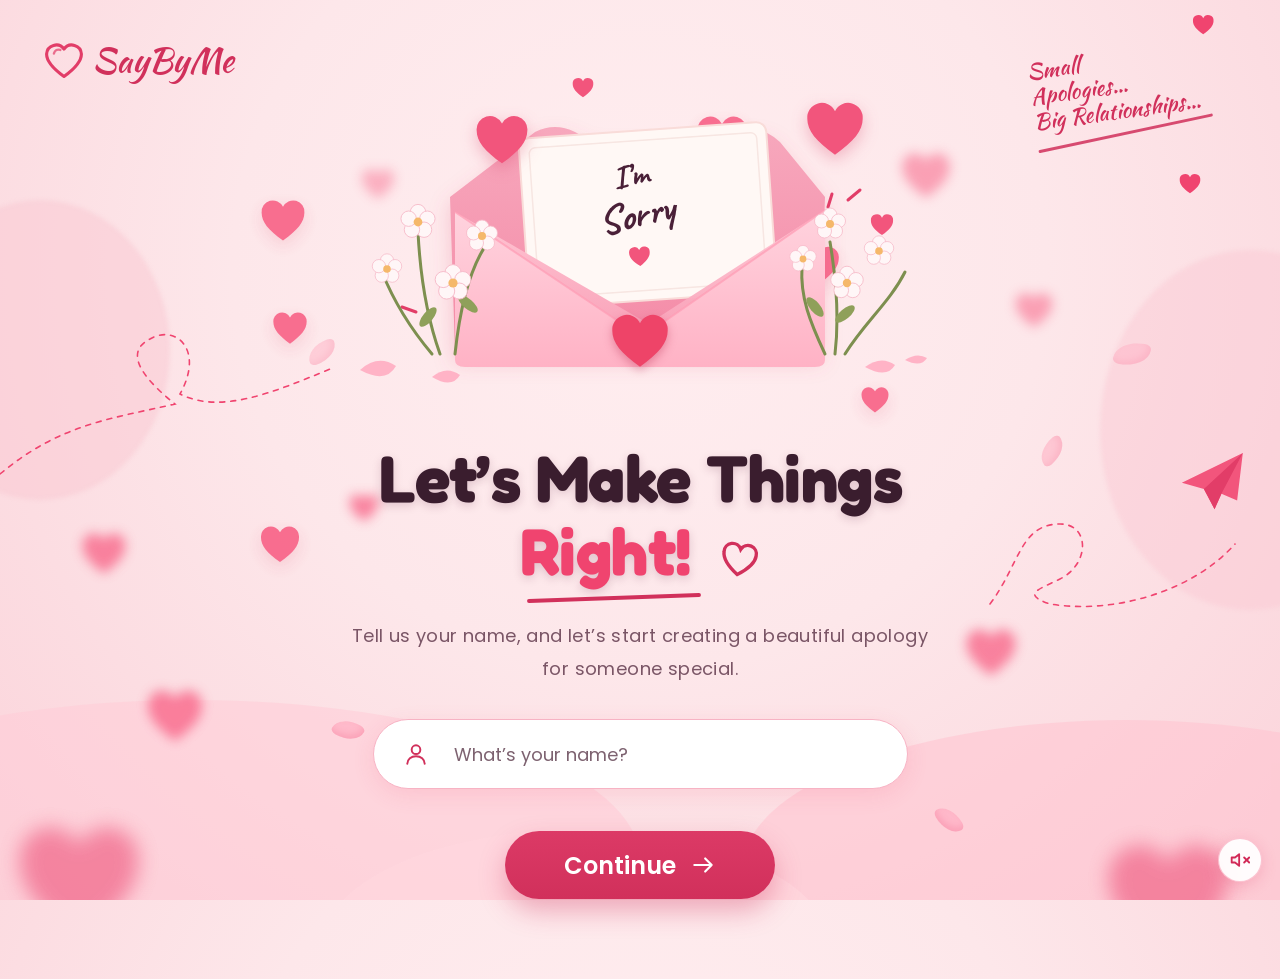
<file: index.html>
<!DOCTYPE html>
<html lang="en">
<head>
<meta charset="UTF-8">
<meta name="viewport" content="width=device-width, initial-scale=1, viewport-fit=cover">
<title>SayByMe – Let’s Make Things Right</title>
<link rel="preconnect" href="https://fonts.googleapis.com">
<link rel="preconnect" href="https://fonts.gstatic.com" crossorigin>
<link href="https://fonts.googleapis.com/css2?family=Caveat:wght@500;700&family=Fredoka:wght@600;700&family=Kaushan+Script&family=Poppins:wght@400;500;600&display=swap" rel="stylesheet">
<link rel="stylesheet" href="style.css">
</head>
<body>

<!-- Shared heart shape -->
<svg width="0" height="0" style="position:absolute" aria-hidden="true">
  <symbol id="heart" viewBox="0 0 24 24"><path d="M12 21.5C5.5 17 2.5 13.2 2.5 9.2A5 5 0 0 1 12 6.6a5 5 0 0 1 9.5 2.6c0 4-3 7.800-9.500 12.300z"/></symbol>
</svg>

<!-- Decorative background -->
<div class="bg" aria-hidden="true">
  <div class="blob b1"></div><div class="blob b2"></div>
  <div class="cloud c1"></div><div class="cloud c2"></div><div class="cloud c3"></div>

  <!-- floating hearts -->
  <svg class="h float" style="left:20%;top:16%;width:54px;--r:-12deg"><use href="#heart"/></svg>
  <svg class="h float d2" style="left:21%;top:28%;width:42px;--r:10deg"><use href="#heart"/></svg>
  <svg class="h float d3" style="left:20%;top:52%;width:48px;--r:-8deg"><use href="#heart"/></svg>
  <svg class="h blur" style="left:6%;top:53%;width:54px"><use href="#heart"/></svg>
  <svg class="h blur" style="left:11%;top:71%;width:68px"><use href="#heart"/></svg>
  <svg class="h blur" style="left:27%;top:48%;width:36px"><use href="#heart"/></svg>
  <svg class="h blur" style="left:28%;top:12%;width:40px;opacity:.4"><use href="#heart"/></svg>
  <svg class="h float d2" style="left:54%;top:7%;width:62px;--r:8deg"><use href="#heart"/></svg>
  <svg class="h blur" style="left:70%;top:11%;width:60px;opacity:.5"><use href="#heart"/></svg>
  <svg class="h float" style="left:62%;top:21%;width:50px;--r:12deg"><use href="#heart"/></svg>
  <svg class="h blur" style="left:79%;top:26%;width:46px;opacity:.5"><use href="#heart"/></svg>
  <svg class="h blur" style="left:75%;top:64%;width:62px"><use href="#heart"/></svg>
  <svg class="h float d3" style="left:67%;top:36%;width:34px;--r:-10deg"><use href="#heart"/></svg>
  <svg class="h big" style="left:-4%;bottom:-6%;width:260px"><use href="#heart"/></svg>
  <svg class="h big" style="right:-3%;bottom:-8%;width:300px"><use href="#heart"/></svg>
  <svg class="h blur" style="right:6%;top:12%;width:26px;opacity:1;filter:none;fill:var(--rose)"><use href="#heart"/></svg>

  <!-- petals -->
  <span class="petal" style="left:26%;top:80%;transform:rotate(30deg)"></span>
  <span class="petal" style="left:81%;top:49%;transform:rotate(-40deg);opacity:.6"></span>
  <span class="petal" style="left:73%;top:90%;transform:rotate(60deg)"></span>
  <span class="petal" style="left:87%;top:38%;transform:rotate(10deg);opacity:.5;width:36px;height:24px"></span>
  <span class="petal" style="left:24%;top:38%;transform:rotate(-20deg);opacity:.5"></span>

  <!-- dashed trails -->
  <svg class="trail" style="left:0;top:36%;width:340px;height:170px" viewBox="0 0 340 170">
    <path d="M0 150 C60 100 110 95 175 80 C150 60 120 30 150 15 C175 0 205 25 180 70 C220 90 270 70 330 45"/>
  </svg>
  <svg class="trail plane" style="right:0;top:56%;width:300px;height:140px" viewBox="0 0 300 140">
    <path d="M10 100 C40 60 40 20 80 20 C110 20 110 60 80 75 C60 85 40 90 70 100 C130 110 210 90 255 40"/>
  </svg>
  <svg class="plane" style="position:absolute;right:2.5%;top:56%;width:68px;transform:translateY(-50px) rotate(-6deg)" viewBox="0 0 64 56">
    <path d="M62 2 2 24l20 8 8 20 8-14 14 8z" fill="#f2557c"/>
    <path d="M62 2 22 32l8 20 8-14z" fill="#e23d68"/>
  </svg>
</div>

<header>
  <a class="logo" href="#" aria-label="SayByMe home">
    <svg viewBox="0 0 48 48" fill="none" stroke="#e23d68" stroke-width="3.4" stroke-linecap="round" stroke-linejoin="round" aria-hidden="true">
      <path d="M24 42C10 32 5 25 5 17.500A10.500 10.500 0 0 1 24 12a10.500 10.500 0 0 1 19 5.500C43 25 38 32 24 42z"/>
      <path d="M13 17c1-4 4-5 7-4" stroke-width="2.600" opacity=".7"/>
    </svg>
    SayByMe
  </a>
  <p class="tagline">Small<br>Apologies…<br>Big Relationships…
    <svg class="h"><use href="#heart"/></svg>
  </p>
</header>

<main>
  <!-- Envelope illustration -->
  <div class="envelope-wrap" role="img" aria-label="Pink envelope with an I’m Sorry note and flowers">
    <svg class="env" viewBox="0 0 640 330">
      <defs>
        <linearGradient id="eBody" x1="0" y1="0" x2="0" y2="1">
          <stop offset="0" stop-color="#ffc5d3"/><stop offset="1" stop-color="#f89db5"/>
        </linearGradient>
        <linearGradient id="eFlap" x1="0" y1="0" x2="0" y2="1">
          <stop offset="0" stop-color="#ffd3de"/><stop offset="1" stop-color="#ffb2c5"/>
        </linearGradient>
        <linearGradient id="eBack" x1="0" y1="0" x2="0" y2="1">
          <stop offset="0" stop-color="#f7a8bd"/><stop offset="1" stop-color="#f48aa6"/>
        </linearGradient>
        <filter id="soft" x="-20%" y="-20%" width="140%" height="150%">
          <feDropShadow dx="0" dy="10" stdDeviation="10" flood-color="#e0587c" flood-opacity=".28"/>
        </filter>
        <symbol id="flower" viewBox="-20 -20 40 40">
          <g fill="#fff6f7" stroke="#f6b9c8" stroke-width=".8">
            <circle cx="0" cy="-9" r="7"/><circle cx="8.500" cy="-3" r="7"/><circle cx="5.500" cy="7" r="7"/>
            <circle cx="-5.500" cy="7" r="7"/><circle cx="-8.500" cy="-3" r="7"/>
          </g>
          <circle r="4" fill="#f5b86a"/>
        </symbol>
      </defs>

      <!-- sparkle lines -->
      <g stroke="#e23d68" stroke-width="3" stroke-linecap="round">
        <line x1="148" y1="104" x2="154" y2="116"/><line x1="82" y1="215" x2="96" y2="220"/>
        <line x1="508" y1="115" x2="512" y2="102"/><line x1="528" y1="108" x2="540" y2="98"/>
      </g>

      <!-- envelope -->
      <g filter="url(#soft)">
        <path d="M130 105 L215 40 Q235 30 255 40 L270 48 L400 48 L420 40 Q440 32 460 50 L505 105 L500 260 L135 260 Z" fill="url(#eBack)"/>
      </g>

      <!-- letter -->
      <g transform="rotate(-4 330 140)">
        <rect x="205" y="38" width="248" height="170" rx="10" fill="#fff8f5" stroke="#f9dcd9" stroke-width="2"/>
        <rect x="215" y="48" width="228" height="150" rx="6" fill="none" stroke="#f7e6e2" stroke-width="1.500"/>
        <text x="298" y="95" font-family="Caveat,cursive" font-size="32" font-weight="700" fill="#4a2038" transform="rotate(-8 298 95)">I’m</text>
        <text x="282" y="140" font-family="Caveat,cursive" font-size="40" font-weight="700" fill="#4a2038" transform="rotate(-8 282 140)">Sorry</text>
        <use href="#heart" x="305" y="150" width="26" height="26" fill="#f2557c"/>
      </g>

      <!-- front panels -->
      <path d="M135 120 L360 250 L135 262 Z" fill="url(#eBody)"/>
      <path d="M505 118 L300 250 L505 262 Z" fill="url(#eBody)" opacity=".95"/>
      <path d="M135 120 L322 245 L505 118 L505 268 Q505 275 495 275 L145 275 Q135 275 135 268 Z" fill="url(#eFlap)"/>
      <path d="M135 120 L322 245 L505 118" fill="none" stroke="#ff9db6" stroke-width="2" opacity=".7"/>

      <!-- seal heart -->
      <use href="#heart" x="285" y="212" width="70" height="70" fill="#ee4468" style="filter:drop-shadow(0 4px 5px rgba(180,30,70,.35))"/>

      <!-- flowers left -->
      <g stroke="#7d8f4f" stroke-width="3" fill="none" stroke-linecap="round">
        <path d="M120 262 C105 220 100 180 98 140"/><path d="M135 262 C140 215 150 175 168 150"/>
        <path d="M112 262 C85 230 70 200 62 180"/>
      </g>
      <g fill="#8fa05a">
        <ellipse cx="108" cy="225" rx="12" ry="5" transform="rotate(-50 108 225)"/>
        <ellipse cx="148" cy="212" rx="12" ry="5" transform="rotate(40 148 212)"/>
      </g>
      <use href="#flower" x="76" y="108" width="44" height="44"/>
      <use href="#flower" x="142" y="124" width="40" height="40"/>
      <use href="#flower" x="48" y="158" width="38" height="38"/>
      <use href="#flower" x="110" y="168" width="46" height="46"/>

      <!-- flowers right -->
      <g stroke="#7d8f4f" stroke-width="3" fill="none" stroke-linecap="round">
        <path d="M515 262 C520 220 515 180 510 150"/><path d="M525 262 C545 230 570 210 585 180"/>
        <path d="M505 262 C490 230 480 205 482 175"/>
      </g>
      <g fill="#8fa05a">
        <ellipse cx="525" cy="222" rx="12" ry="5" transform="rotate(-40 525 222)"/>
        <ellipse cx="495" cy="215" rx="12" ry="5" transform="rotate(50 495 215)"/>
      </g>
      <use href="#flower" x="490" y="112" width="40" height="40"/>
      <use href="#flower" x="540" y="140" width="38" height="38"/>
      <use href="#flower" x="466" y="150" width="34" height="34"/>
      <use href="#flower" x="506" y="170" width="42" height="42"/>

      <!-- scattered petals -->
      <g fill="#ffb3c6">
        <path d="M40 278 q18 -16 36 -4 q-10 18 -36 4z"/>
        <path d="M112 285 q14 -12 28 -2 q-8 14 -28 2z"/>
        <path d="M545 275 q16 -12 30 -2 q-8 14 -30 2z"/>
        <path d="M585 268 q12 -8 22 -2 q-6 10 -22 2z"/>
      </g>

      <!-- floating hearts around envelope -->
      <use href="#heart" x="150" y="14" width="64" height="64" fill="#f2557c" style="filter:drop-shadow(0 6px 8px rgba(214,60,100,.3))"/>
      <use href="#heart" x="250" y="-18" width="26" height="26" fill="#f2557c"/>
      <use href="#heart" x="480" y="0" width="70" height="70" fill="#f2557c" style="filter:drop-shadow(0 6px 8px rgba(214,60,100,.3))"/>
      <use href="#heart" x="548" y="118" width="28" height="28" fill="#f2557c"/>
    </svg>
  </div>

  <h1>Let’s Make Things<br><span class="accent">Right!</span>
    <svg class="outline-heart" viewBox="0 0 24 24"><use href="#heart"/></svg>
  </h1>

  <p class="lead">Tell us your name, and let’s start creating a beautiful apology for someone special.</p>

  <form id="nameForm" novalidate>
    <div class="field" id="field">
      <svg viewBox="0 0 24 24" aria-hidden="true"><circle cx="12" cy="8" r="4"/><path d="M4 21c0-4.400 3.600-7 8-7s8 2.600 8 7"/></svg>
      <input id="name" name="name" type="text" placeholder="What’s your name?" autocomplete="given-name" aria-label="Your name" maxlength="40">
    </div>
    <p class="msg" id="msg" role="alert"></p>
    <button class="btn" type="submit">
      Continue
      <svg viewBox="0 0 24 24" aria-hidden="true"><path d="M4 12h16M14 6l6 6-6 6"/></svg>
    </button>
  </form>
</main>

<script src="bgm.js"></script>
<script src="script.js"></script>
</body>
</html>
</file>
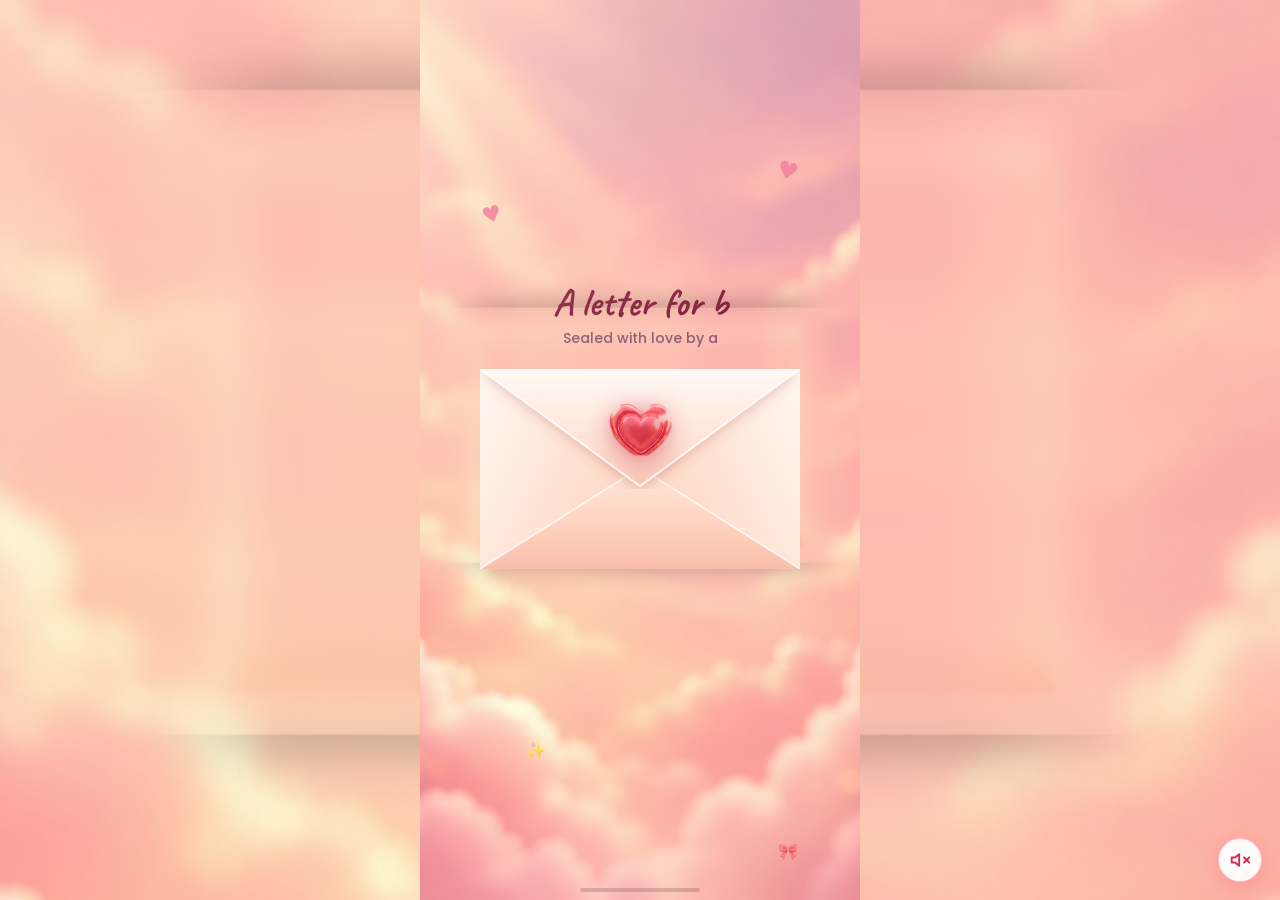
<file: apology-preview.html>
<!DOCTYPE html>
<html lang="en">
<head>
<meta charset="UTF-8">
<meta name="viewport" content="width=device-width, initial-scale=1, viewport-fit=cover">
<title>SayByMe – A Letter For You ♡</title>
<link rel="preconnect" href="https://fonts.googleapis.com">
<link rel="preconnect" href="https://fonts.gstatic.com" crossorigin>
<link href="https://fonts.googleapis.com/css2?family=Caveat:wght@600;700&family=Fredoka:wght@600;700&family=Kaushan+Script&family=Poppins:wght@400;500;600;700&display=swap" rel="stylesheet">
<link rel="stylesheet" href="preview.css?v=115">
<style>
  .envelope-shadow {
    display: none !important;
    opacity: 0 !important;
    visibility: hidden !important;
    height: 0 !important;
    width: 0 !important;
    pointer-events: none !important;
  }
  .env-pocket-svg {
    overflow: hidden !important;
  }
  .envelope-box {
    box-shadow: none !important;
    filter: none !important;
    -webkit-filter: none !important;
  }
</style>
</head>
<body>

<!-- Audio Player -->
<audio id="bgmAudio" src="assets/The-Open-Sky-chosic.com_.mp3" loop preload="auto"></audio>

<!-- Floating Audio Mute / Unmute Button -->
<button type="button" class="audio-btn" id="audioBtn" aria-label="Toggle background music">
  <svg id="audioIcon" width="20" height="20" viewBox="0 0 24 24" fill="none" stroke="#d12957" stroke-width="2" stroke-linecap="round" stroke-linejoin="round">
    <polygon points="11 5 6 9 2 9 2 15 6 15 11 19 11 5"></polygon>
    <line x1="23" y1="9" x2="17" y2="15"></line>
    <line x1="17" y1="9" x2="23" y2="15"></line>
  </svg>
</button>

<div class="preview-viewport-center">
  
  <!-- =========================================================================
       PAGE 1: EXACT PEACH-CREAM ENVELOPE (REDUCED SIZE & PRESERVED COLORS)
       ========================================================================= -->
  <main class="mobile-screen-stage" id="sceneEnvelope">
    
    <!-- Sun Rays Overlay -->
    <div class="sun-rays" aria-hidden="true"></div>

    <!-- Drifting Ambient Sparkles -->
    <div class="particles-layer" id="particlesLayer" aria-hidden="true"></div>

    <!-- Top Floating Decorative Hearts -->
    <span class="decor-heart decor-heart-tl" aria-hidden="true">♥</span>
    <span class="decor-heart decor-heart-tr" aria-hidden="true">♥</span>

    <!-- Screen Heading -->
    <header class="envelope-header">
      <h1 class="letter-title">A letter for <span id="recipientName">b</span></h1>
      <p class="sealed-by">Sealed with love by <span id="senderName">a</span></p>
    </header>

    <!-- The 3D Floating Envelope Wrapper (Compact Reduced Size: 240px x 150px) -->
    <div class="envelope-float-wrap" id="envelopeFloatWrap">
      
      <!-- Interactive Envelope -->
      <div class="envelope-box" id="envelopeBox" role="button" tabindex="0" aria-label="Click to open letter">
        
        <!-- Back Plate of Envelope (Warm peach-cream) -->
        <div class="env-back"></div>

        <!-- Letter Card tucked inside (slides up when opened) -->
        <div class="env-letter-peek" id="envLetterPeek">
          <div class="peek-header">
            <span class="peek-stamp" id="peekStamp">💖 100% Sincere</span>
          </div>
          <div class="peek-title">Dear <span id="peekRecipientName">b</span>,</div>
          <p class="peek-text" id="peekText">I just wanted to make things right...</p>
        </div>

        <!-- Envelope Body Flaps with ORIGINAL Dreamy Peach/Cream Gradients -->
        <svg class="env-pocket-svg" viewBox="0 0 240 150" preserveAspectRatio="none">
          <defs>
            <!-- Left Fold Gradient -->
            <linearGradient id="foldLeft" x1="0" y1="0" x2="1" y2="0.6">
              <stop offset="0%" stop-color="#fff8f2"/>
              <stop offset="60%" stop-color="#fee3d5"/>
              <stop offset="100%" stop-color="#fed6c3"/>
            </linearGradient>
            <!-- Right Fold Gradient -->
            <linearGradient id="foldRight" x1="1" y1="0" x2="0" y2="0.6">
              <stop offset="0%" stop-color="#fff8f2"/>
              <stop offset="60%" stop-color="#fee3d5"/>
              <stop offset="100%" stop-color="#fed6c3"/>
            </linearGradient>
            <!-- Bottom Fold Gradient -->
            <linearGradient id="foldBottom" x1="0.5" y1="1" x2="0.5" y2="0">
              <stop offset="0%" stop-color="#f8bfab"/>
              <stop offset="50%" stop-color="#ffd5c3"/>
              <stop offset="100%" stop-color="#ffe6db"/>
            </linearGradient>
          </defs>
          <!-- Left Fold -->
          <polygon points="0,0 120,76 0,150" fill="url(#foldLeft)"/>
          <!-- Right Fold -->
          <polygon points="240,0 120,76 240,150" fill="url(#foldRight)"/>
          <!-- Bottom Fold -->
          <polygon points="0,150 120,74 240,150" fill="url(#foldBottom)"/>
          <!-- Elegant Paper Crease Highlights -->
          <line x1="0" y1="0" x2="120" y2="76" stroke="#ffffff" stroke-width="1.2" opacity="0.7"/>
          <line x1="240" y1="0" x2="120" y2="76" stroke="#ffffff" stroke-width="1.2" opacity="0.7"/>
          <line x1="0" y1="150" x2="120" y2="74" stroke="#ffffff" stroke-width="1.2" opacity="0.8"/>
          <line x1="240" y1="150" x2="120" y2="74" stroke="#ffffff" stroke-width="1.2" opacity="0.8"/>
        </svg>

        <!-- Top Triangular Flap (flips open in 3D!) -->
        <div class="env-flap-top" id="envFlapTop">
          <svg class="flap-svg" viewBox="0 0 240 85" preserveAspectRatio="none">
            <defs>
              <linearGradient id="flapGrad" x1="0.5" y1="0" x2="0.5" y2="1">
                <stop offset="0%" stop-color="#fff9f5"/>
                <stop offset="65%" stop-color="#fee2d4"/>
                <stop offset="100%" stop-color="#fbc5b1"/>
              </linearGradient>
              <filter id="flapDropShadow" x="-10%" y="-10%" width="120%" height="140%">
                <feDropShadow dx="0" dy="3" stdDeviation="4" flood-color="#af4c39" flood-opacity="0.28"/>
              </filter>
            </defs>
            <polygon points="0,0 240,0 120,83" fill="url(#flapGrad)" filter="url(#flapDropShadow)"/>
            <line x1="0" y1="0" x2="120" y2="83" stroke="#ffffff" stroke-width="1.4" opacity="0.85"/>
            <line x1="240" y1="0" x2="120" y2="83" stroke="#ffffff" stroke-width="1.4" opacity="0.85"/>
          </svg>

          <!-- The Original Glossy 3D Ruby Heart Wax Seal -->
          <div class="wax-seal-btn" id="waxSealBtn">
            <img src="images/heart-wax-seal.png" alt="Glossy Heart Wax Seal" class="wax-seal-img" id="waxSealImg">
            <span class="seal-glow"></span>
          </div>
        </div>

      </div>

    </div>

    

    <!-- Lower Accents -->
    <span class="decor-sparkle-bl" aria-hidden="true">✨</span>
    <span class="decor-bow-br" aria-hidden="true">🎀</span>

    <!-- Home Indicator Bar at Bottom of Phone -->
    <div class="home-indicator" aria-hidden="true"></div>

  </main>


  <!-- =========================================================================
       PAGE 2: THE EXPANDED LOVE & APOLOGY LETTER (Next Page)
       ========================================================================= -->
  <section class="scene-letter" id="sceneLetter" aria-label="Opened Apology Letter" style="display: none;">
    <div class="letter-parchment-container">
      
      <!-- Back to Envelope button -->
      <button type="button" class="btn-fold-back" id="btnFoldBack">
        <svg viewBox="0 0 24 24" width="18" height="18" fill="none" stroke="currentColor" stroke-width="2.4" stroke-linecap="round" stroke-linejoin="round">
          <polyline points="15 18 9 12 15 6"></polyline>
        </svg>
        <span>Back to Envelope</span>
      </button>

      <!-- The Letter Paper Card -->
      <article class="letter-card-full" id="letterCardFull">
        
        <!-- Letter Top Ribbon -->
        <div class="letter-top-row">
          <div class="letter-brand">
            <svg viewBox="0 0 48 48" width="22" height="22" fill="none" stroke="#e23d68" stroke-width="3.4" stroke-linecap="round" stroke-linejoin="round">
              <path d="M24 42C10 32 5 25 5 17.5A10.5 10.5 0 0 1 24 12a10.5 10.5 0 0 1 19 5.5C43 25 38 32 24 42z"/>
            </svg>
            <span>SayByMe Apology</span>
          </div>
          <span class="sincere-stamp" id="letterStampBadge">💖 100% Sincere</span>
        </div>

        <!-- Greeting -->
        <h2 class="letter-salutation">
          Dearest <span class="highlight-name" id="letterRecipientName">b</span>, ♡
        </h2>

        <!-- The "What Happened" Confession Section -->
        <div class="confession-box" id="confessionBox">
          <span class="confession-kicker">What happened:</span>
          <p class="confession-text" id="confessionText">
            I know I hurt your feelings earlier, and seeing you upset broke my heart.
          </p>
        </div>

        <!-- Main Apology Letter Body -->
        <div class="letter-main-body">
          <p id="letterMessageText">
            I am truly, deeply sorry from the bottom of my heart. You mean everything to me, and my priority will always be protecting your smile and cherishing our relationship. I promise to listen better, understand deeper, and never take you for granted.
          </p>
        </div>

        <!-- Chosen Reconciliation Animation / Illustration Artwork -->
        <div class="reconciliation-art-card" id="reconciliationArtCard">
          <div class="art-thumb-wrapper">
            <img id="reconciliationImg" src="assets/patchup_kittens.jpg" alt="Mending Hearts" class="reconcile-img">
            <div class="art-badge" id="reconciliationBadge">Patch-up Promise ✨</div>
          </div>
          <p class="art-caption" id="reconciliationCaption">
            Piecing back our sweet memories together with endless love and cuddles.
          </p>
        </div>

        <!-- Forgiveness Question & Interactive Action Buttons -->
        <div class="forgive-section">
          <h3 class="forgive-question">Will you forgive me? ♡</h3>
          
          <div class="forgive-actions-row">
            <button type="button" class="btn-forgive yes" id="btnForgiveYes">
              <span>Yes, I forgive you! 💕</span>
            </button>
            <button type="button" class="btn-forgive hug" id="btnForgiveHug">
              <span>Warm Hug First 🫂</span>
            </button>
          </div>

          <!-- Celebration Banner on Forgiveness -->
          <div class="forgiven-banner" id="forgivenBanner" style="display: none;">
            <div class="banner-hearts">💖 🥰 ✨ 💕 🌸</div>
            <h4>Officially Patched Up!</h4>
            <p>Thank you for your forgiving heart. I love you more than words can say!</p>
          </div>
        </div>

      </article>

    </div>
  </section>

</div>

<script src="convex-client.js"></script>
<script src="bgm.js"></script>
<script src="preview.js"></script>
</body>
</html>
</file>
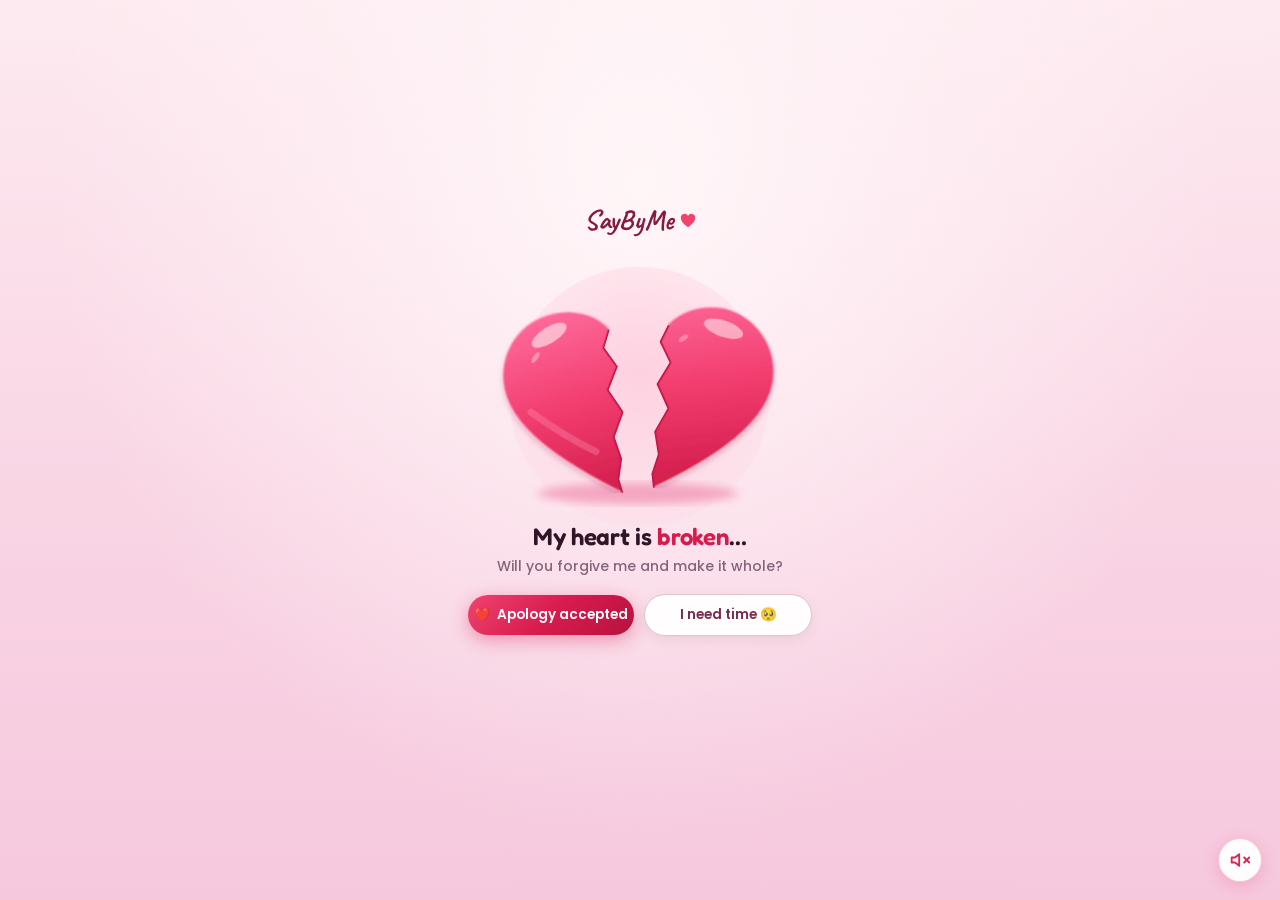
<file: forgive.html>
<!DOCTYPE html>
<html lang="en">

<head>
  <meta charset="UTF-8">
  <meta name="viewport" content="width=device-width, initial-scale=1, viewport-fit=cover, maximum-scale=5">
  <title>SayByMe – Patch the heart</title>
  <link rel="preconnect" href="https://fonts.googleapis.com">
  <link rel="preconnect" href="https://fonts.gstatic.com" crossorigin>
  <link
    href="https://fonts.googleapis.com/css2?family=Caveat:wght@600;700&family=Fredoka:wght@600;700&family=Poppins:wght@400;500;600&display=swap"
    rel="stylesheet">
  <style>
    :root {
      --crimson: #d81b4f;
      --crimson-dark: #b8123f;
      --crimson-gradient: linear-gradient(135deg, #f0446f 0%, #d81b4f 50%, #b8123f 100%);
      --wine: #851c3f;
      --rose: #f0446f;
      --ink: #2f1526;
      --paper-bg: #fffdfa;
    }

    * {
      box-sizing: border-box;
      margin: 0;
      padding: 0;
    }

    html,
    body {
      width: 100%;
      min-height: 100%;
      scrollbar-width: none !important;
      -ms-overflow-style: none !important;
    }

    html::-webkit-scrollbar,
    body::-webkit-scrollbar,
    *::-webkit-scrollbar {
      display: none !important;
      width: 0 !important;
      height: 0 !important;
    }

    body {
      min-height: 100vh;
      min-height: 100svh;
      display: flex;
      flex-direction: column;
      align-items: center;
      justify-content: center;
      overflow-x: hidden;
      font-family: 'Poppins', system-ui, -apple-system, sans-serif;
      color: var(--ink);
      background:
        radial-gradient(ellipse at 50% 20%, #fff6f8 0, transparent 65%),
        linear-gradient(180deg, #fdeaf0 0%, #f9d5e4 55%, #f6c8de 100%);
    }

  /* ---------- Page Wrapper (Compact & Clean on Mobile) ---------- */
  .stage-wrap {
    position: relative;
    width: 100%;
    max-width: 380px;
    min-height: 100svh;
    min-height: 100dvh;
    display: flex;
    flex-direction: column;
    align-items: center;
    justify-content: center;
    padding: max(16px, env(safe-area-inset-top) + 6px) max(14px, env(safe-area-inset-left)) max(72px, env(safe-area-inset-bottom) + 52px) max(14px, env(safe-area-inset-right));
    text-align: center;
    margin: 0 auto;
    z-index: 1;
    box-sizing: border-box;
  }

  /* Optional Gentle Top Tag */
  .top-tag {
    font-family: 'Caveat', cursive;
    font-size: clamp(24px, 6.5vw, 28px);
    font-weight: 700;
    color: var(--wine);
    margin-bottom: 2px;
    display: inline-flex;
    align-items: center;
    gap: 6px;
    line-height: 1.1;
  }

    .top-tag svg {
      width: 18px;
      height: 18px;
      fill: var(--rose);
    }

  /* ---------- The Heart Interactive Button ---------- */
  .heart-btn {
    position: relative;
    width: min(80vw, 280px);
    aspect-ratio: 904 / 880;
    max-height: min(38vh, 280px);
    border: 0;
    background: none;
    cursor: default;
    -webkit-tap-highlight-color: transparent;
    border-radius: 40px;
    margin: 4px auto 8px;
    display: flex;
    align-items: center;
    justify-content: center;
    transition: transform 0.2s ease;
    touch-action: manipulation;
  }

    .heart-btn:focus-visible {
      outline: 3px solid var(--rose);
      outline-offset: 6px;
    }

    .heart-btn.healed {
      cursor: default;
    }

    svg.art {
      width: 100%;
      height: auto;
      display: block;
      overflow: visible;
    }

    /* Halves: outer group = pose, inner group = idle tremble */
    .half {
      transition: transform 1s cubic-bezier(.34, 1.45, .55, 1);
    }

    .L {
      transform-origin: 505px 1100px;
      transform: translate(-48px, 10px) rotate(-5deg);
    }

    .R {
      transform-origin: 505px 1100px;
      transform: translate(48px, -6px) rotate(5deg);
    }

    .joined .L,
    .joined .R {
      transform: none;
    }

    .shadow {
      transform-origin: 505px 1110px;
      transition: transform 1s;
      transform: scale(1.12, 1);
    }

    .joined .shadow {
      transform: scale(1);
    }

    /* Crack line (only visible when joined) */
    .crack {
      opacity: 0;
      transition: opacity .6s .5s;
    }

    .joined .crack {
      opacity: 1;
    }

    /* Stitches */
    .st-line {
      stroke: #fff;
      stroke-width: 22;
      stroke-linecap: round;
      stroke-dasharray: 125;
      stroke-dashoffset: 125;
      transition: stroke-dashoffset .45s ease-out;
    }

    .st-hole {
      opacity: 0;
      transition: opacity .25s;
    }

    .sew .st-hole,
    .sew .st-line {
      transition-delay: calc(var(--i) * .42s);
    }

    .sew .st-line {
      stroke-dashoffset: 0;
    }

    .sew .st-hole {
      opacity: 1;
    }

    /* Bandages */
    .bd {
      transform-box: fill-box;
      transform-origin: 50% 50%;
      transform: scale(0) rotate(-40deg);
      opacity: 0;
      transition: transform .55s cubic-bezier(.3, 1.7, .5, 1), opacity .2s;
      transition-delay: calc(var(--i) * .35s);
    }

    .patch .bd {
      transform: scale(1) rotate(0);
      opacity: 1;
    }

    /* Mini hearts + sparks */
    .mini {
      transform-box: fill-box;
      transform-origin: 50% 100%;
      opacity: 0;
      transform: translateY(60px) scale(.2);
      transition: transform .8s cubic-bezier(.3, 1.6, .5, 1), opacity .4s;
      transition-delay: calc(var(--i) * .2s);
    }

    .done .mini {
      opacity: 1;
      transform: none;
    }

    .spark {
      stroke: #f2477a;
      stroke-width: 22;
      stroke-linecap: round;
      stroke-dasharray: 70;
      stroke-dashoffset: 70;
      transition: stroke-dashoffset .4s ease-out;
      transition-delay: calc(var(--i) * .07s);
    }

    .done .spark {
      stroke-dashoffset: 0;
    }

    @media (prefers-reduced-motion: no-preference) {
      .jit {
        transform-box: fill-box;
        transform-origin: 50% 100%;
      }

      .L .jit {
        animation: tremL 2.4s ease-in-out infinite;
      }

      .R .jit {
        animation: tremR 2.4s ease-in-out infinite .3s;
      }

      @keyframes tremL {

        0%,
        100% {
          transform: translate(0, 0) rotate(0);
        }

        25% {
          transform: translate(-3px, 1px) rotate(-.6deg);
        }

        60% {
          transform: translate(2px, -1px) rotate(.4deg);
        }
      }

      @keyframes tremR {

        0%,
        100% {
          transform: translate(0, 0) rotate(0);
        }

        30% {
          transform: translate(3px, -1px) rotate(.6deg);
        }

        65% {
          transform: translate(-2px, 1px) rotate(-.4deg);
        }
      }

      .joined .jit {
        animation: none;
      }

      .heart-btn:not(.healed):hover svg.art {
        animation: wiggle .5s;
      }

      @keyframes wiggle {

        0%,
        100% {
          transform: rotate(0);
        }

        30% {
          transform: rotate(-1.5deg);
        }

        70% {
          transform: rotate(1.5deg);
        }
      }

      .beat {
        transform-origin: 505px 900px;
      }

      .done .beat {
        animation: beat 1.8s ease-in-out infinite 1s;
      }

      @keyframes beat {

        0%,
        100% {
          transform: scale(1);
        }

        12% {
          transform: scale(1.045);
        }

        24% {
          transform: scale(1);
        }

        36% {
          transform: scale(1.03);
        }

        48% {
          transform: scale(1);
        }
      }

      .done .mini {
        animation: floaty 3s ease-in-out infinite 1.4s;
      }

      @keyframes floaty {

        0%,
        100% {
          translate: 0 0;
        }

        50% {
          translate: 0 -10px;
        }
      }
    }

    @media (prefers-reduced-motion: reduce) {

      .half,
      .st-line,
      .st-hole,
      .bd,
      .mini,
      .spark {
        transition-duration: .01s;
        transition-delay: 0s !important;
      }
    }

    /* Flying particles burst */
    .pt {
      position: absolute;
      pointer-events: none;
      width: 22px;
      height: 22px;
      left: 50%;
      top: 60%;
      fill: #f4527a;
      z-index: 5;
    }

    /* ---------- Text + Hints ---------- */
    .hint {
      font: 600 clamp(19px, 5.2vw, 24px) 'Fredoka', sans-serif;
      text-align: center;
      min-height: 1.25em;
      letter-spacing: -0.3px;
      color: var(--ink);
    }

    .hint em {
      font-style: normal;
      color: var(--crimson);
    }

    .sub {
      font-size: clamp(12.5px, 3.6vw, 14px);
      color: #85647a;
      text-align: center;
      min-height: 1.4em;
      margin-top: 4px;
      font-weight: 500;
      padding: 0 8px;
    }

    /* Pulse Tap Indicator */
    .tap-badge {
      margin-top: 10px;
      padding: 7px 18px;
      border-radius: 999px;
      background: rgba(255, 255, 255, 0.85);
      border: 1px solid #f7b2c5;
      font-size: 12px;
      font-weight: 600;
      color: var(--crimson);
      display: inline-flex;
      align-items: center;
      gap: 6px;
      box-shadow: 0 4px 12px rgba(216, 27, 79, 0.12);
      animation: pulseBadge 2s ease-in-out infinite;
    }

    @keyframes pulseBadge {

      0%,
      100% {
        transform: scale(1);
        opacity: 0.95;
      }

      50% {
        transform: scale(1.05);
        opacity: 1;
      }
    }

    .healed-hide {
      transition: opacity 0.3s ease, transform 0.3s ease;
    }

    .is-healed .healed-hide {
      opacity: 0;
      pointer-events: none;
      transform: scale(0.9);
    }

    /* ---------- CELEBRATION POPUP MODAL ---------- */
    .celebrate-modal {
      position: fixed;
      inset: 0;
      z-index: 1000;
      display: flex;
      align-items: center;
      justify-content: center;
      padding: 18px;
      background: rgba(43, 18, 36, 0.45);
      backdrop-filter: blur(8px);
      -webkit-backdrop-filter: blur(8px);
      opacity: 0;
      pointer-events: none;
      transition: opacity 0.4s ease;
    }

    .celebrate-modal.active {
      opacity: 1;
      pointer-events: auto;
    }

    .celebrate-card {
      position: relative;
      width: min(92vw, 330px);
      max-width: 330px;
      max-height: min(88svh, 580px);
      overflow-y: auto;
      -webkit-overflow-scrolling: touch;
      scrollbar-width: none;
      background: linear-gradient(165deg, #ffffff 0%, #fff7fa 55%, #ffeef3 100%);
      border: 2px solid #ffd1dc;
      box-shadow: 0 24px 60px rgba(216, 27, 79, 0.28), 0 0 0 1px rgba(255, 255, 255, 0.85);
      border-radius: 26px;
      padding: 24px 18px 20px;
      text-align: center;
      transform: scale(0.8) translateY(30px);
      transition: transform 0.5s cubic-bezier(0.34, 1.56, 0.64, 1);
      box-sizing: border-box;
      margin: auto;
    }

    .celebrate-modal.active .celebrate-card {
      transform: scale(1) translateY(0);
    }

    .modal-close-btn {
      position: absolute;
      top: 12px;
      right: 14px;
      width: 28px;
      height: 28px;
      border-radius: 50%;
      border: 0;
      background: rgba(240, 68, 111, 0.12);
      color: var(--crimson);
      font-size: 16px;
      cursor: pointer;
      display: flex;
      align-items: center;
      justify-content: center;
      transition: background 0.2s;
    }

    @keyframes badgePulse {

      0%,
      100% {
        transform: scale(1);
      }

      50% {
        transform: scale(1.08);
      }
    }

    .popup-title {
      font-family: 'Caveat', cursive;
      font-weight: 700;
      font-size: 32px;
      line-height: 1.15;
      color: var(--wine);
      margin-bottom: 4px;
    }

    .popup-sub {
      font-family: 'Fredoka', sans-serif;
      font-size: 15px;
      color: var(--crimson);
      font-weight: 600;
      margin-bottom: 10px;
    }

    .popup-text {
      font-size: 13px;
      line-height: 1.55;
      color: #5b2342;
      margin-bottom: 14px;
      padding: 0 4px;
    }

    .popup-sign {
      border-top: 1px dashed #f6cbd7;
      padding-top: 10px;
      margin-top: 10px;
      font-size: 12px;
      font-style: italic;
      color: #8c586e;
      text-align: center;
    }

    .popup-sign .sender-name {
      display: block;
      font-family: 'Caveat', cursive;
      font-weight: 700;
      font-size: 24px;
      font-style: normal;
      color: var(--crimson);
      margin-top: 1px;
    }

    .btn-celebrate-action {
      margin-top: 14px;
      width: 100%;
      height: 42px;
      border: 0;
      border-radius: 999px;
      background: var(--crimson-gradient);
      color: #ffffff;
      font-family: 'Poppins', sans-serif;
      font-size: 14px;
      font-weight: 600;
      cursor: pointer;
      box-shadow: 0 5px 16px rgba(216, 27, 79, 0.3);
      transition: transform 0.15s, box-shadow 0.15s;
      display: inline-flex;
      align-items: center;
      justify-content: center;
      gap: 6px;
    }

    .btn-celebrate-action:hover {
      transform: translateY(-2px);
      box-shadow: 0 8px 20px rgba(216, 27, 79, 0.4);
    }

    .btn-celebrate-action:active {
      transform: scale(0.98);
    }

    /* Confetti Ribbons & Hearts */
    .confetti-piece {
      position: fixed;
      z-index: 1001;
      pointer-events: none;
    }

    /* Choice Buttons Section Below Heart Animation */
  .choice-actions-wrap {
    margin-top: 14px;
    display: flex;
    flex-direction: row;
    align-items: center;
    justify-content: center;
    gap: clamp(6px, 2.2vw, 10px);
    width: 100%;
    max-width: 360px;
    position: relative;
    min-height: 48px;
    z-index: 10;
    box-sizing: border-box;
    padding: 0 4px;
  }

  .btn-choice {
    font-family: 'Poppins', -apple-system, sans-serif;
    font-size: clamp(12px, 3.3vw, 13.5px);
    font-weight: 600;
    padding: 10px clamp(12px, 3.5vw, 18px);
    border-radius: 999px;
    cursor: pointer;
    display: inline-flex;
    align-items: center;
    justify-content: center;
    gap: 6px;
    white-space: nowrap;
    user-select: none;
    -webkit-user-select: none;
    touch-action: manipulation;
    -webkit-tap-highlight-color: transparent;
    flex: 1 1 0;
    min-width: 0;
    max-width: 175px;
    box-sizing: border-box;
  }

  @media (max-width: 360px) {
    .btn-choice {
      font-size: 11px;
      padding: 9px 8px;
      gap: 4px;
    }
    .heart-btn {
      width: min(84vw, 240px);
    }
  }

    .btn-accept {
      border: none;
      background: var(--crimson-gradient);
      color: #ffffff;
      box-shadow: 0 5px 18px rgba(216, 27, 79, 0.38);
      transition: transform 0.16s ease, box-shadow 0.16s ease;
      animation: acceptPulse 2s infinite ease-in-out;
    }

    @keyframes acceptPulse {

      0%,
      100% {
        transform: scale(1);
        box-shadow: 0 5px 18px rgba(216, 27, 79, 0.38);
      }

      50% {
        transform: scale(1.04);
        box-shadow: 0 8px 26px rgba(216, 27, 79, 0.55);
      }
    }

    .btn-accept:hover {
      transform: scale(1.08) !important;
      box-shadow: 0 10px 28px rgba(216, 27, 79, 0.6);
    }

    .btn-accept:active {
      transform: scale(0.96) !important;
    }

    .btn-need-time {
      border: 1.5px solid rgba(133, 28, 63, 0.25);
      background: rgba(255, 255, 255, 0.92);
      backdrop-filter: blur(10px);
      -webkit-backdrop-filter: blur(10px);
      color: #7b2a4c;
      box-shadow: 0 4px 14px rgba(0, 0, 0, 0.06);
      transition: left 0.16s cubic-bezier(0.18, 0.89, 0.32, 1.28), top 0.16s cubic-bezier(0.18, 0.89, 0.32, 1.28), transform 0.12s ease;
      user-select: none;
      -webkit-user-select: none;
      touch-action: none;
    }

    .btn-need-time.is-dodging {
      position: fixed !important;
      z-index: 99999 !important;
      box-shadow: 0 12px 32px rgba(184, 18, 63, 0.28) !important;
      background: rgba(255, 255, 255, 0.98) !important;
      border-color: #f0446f !important;
      color: #d81b4f !important;
      cursor: default !important;
    }

    /* Audio Button Matching Letter Pages */
    .audio-btn {
      position: fixed;
      bottom: max(16px, env(safe-area-inset-bottom) + 8px);
      right: max(14px, env(safe-area-inset-right) + 4px);
      width: 42px;
      height: 42px;
      border-radius: 50%;
      background: rgba(255, 255, 255, 0.94);
      backdrop-filter: blur(10px);
      -webkit-backdrop-filter: blur(10px);
      border: 1.5px solid rgba(240, 68, 111, 0.25);
      box-shadow: 0 4px 16px rgba(216, 27, 79, 0.18);
      display: flex;
      align-items: center;
      justify-content: center;
      cursor: pointer;
      z-index: 100;
      touch-action: manipulation;
      -webkit-tap-highlight-color: transparent;
      transition: all 0.2s ease;
    }

    .audio-btn:hover {
      transform: scale(1.08);
      background: #ffffff;
    }
  </style>
</head>

<body>

  <!-- Audio Player -->
  <audio id="bgmAudio" src="assets/The-Open-Sky-chosic.com_.mp3" loop preload="auto"></audio>

  <main class="stage-wrap" id="stageWrap">

    <div class="top-tag">
      SayByMe
      <svg viewBox="0 0 24 24">
        <use href="#h" />
      </svg>
    </div>

    <!-- The Heart Button Interactive Stage -->
    <button class="heart-btn" id="heartBtn" type="button" aria-label="Broken heart. Tap to patch it up.">
      <svg class="art" id="art" viewBox="60 300 904 880" aria-hidden="true">
        <defs>
          <symbol id="h" viewBox="0 0 24 24">
            <path d="M12 21.5C5.5 17 2.5 13.2 2.5 9.2A5 5 0 0 1 12 6.6a5 5 0 0 1 9.5 2.6c0 4-3 7.8-9.5 12.3z" />
          </symbol>

          <linearGradient id="hg" x1="0" y1="0" x2=".25" y2="1">
            <stop offset="0" stop-color="#ff6f9f" />
            <stop offset=".55" stop-color="#f23d6f" />
            <stop offset="1" stop-color="#d5204f" />
          </linearGradient>
          <radialGradient id="bg" cx=".5" cy=".4" r=".7">
            <stop offset="0" stop-color="#ffb3cc" stop-opacity=".5" />
            <stop offset="1" stop-color="#ffb3cc" stop-opacity="0" />
          </radialGradient>
          <filter id="blur">
            <feGaussianBlur stdDeviation="14" />
          </filter>
          <filter id="soft" x="-20%" y="-20%" width="140%" height="150%">
            <feDropShadow dx="0" dy="10" stdDeviation="8" flood-color="#a3123c" flood-opacity=".25" />
          </filter>

          <!-- zig-zag crack -->
          <clipPath id="clipL">
            <polygon
              points="0,0 508,0 508,572 486,628 524,692 488,765 530,840 494,918 512,990 497,1055 506,1100 0,1100" />
          </clipPath>
          <clipPath id="clipR">
            <polygon
              points="508,0 1100,0 1100,1100 506,1100 497,1055 512,990 494,918 530,840 488,765 524,692 486,628 508,572" />
          </clipPath>

          <path id="heartShape"
            d="M508 572C470 520 400 495 330 505C220 520 152 610 152 710C152 860 330 990 505 1100C690 990 862 860 862 710C862 610 790 520 685 503C610 495 545 525 508 572Z" />
        </defs>

        <!-- soft glow + floor shadow -->
        <circle cx="510" cy="800" r="420" fill="url(#bg)" />
        <ellipse class="shadow" cx="505" cy="1112" rx="290" ry="34" fill="#ec6f9a" opacity=".5" filter="url(#blur)" />

        <!-- sparks -->
        <g>
          <line class="spark" style="--i:0" x1="172" y1="478" x2="198" y2="520" />
          <line class="spark" style="--i:1" x1="108" y1="520" x2="160" y2="548" />
          <line class="spark" style="--i:2" x1="105" y1="598" x2="140" y2="598" />
          <line class="spark" style="--i:0" x1="845" y1="478" x2="822" y2="520" />
          <line class="spark" style="--i:1" x1="915" y1="520" x2="862" y2="548" />
          <line class="spark" style="--i:2" x1="918" y1="598" x2="884" y2="598" />
        </g>

        <!-- floating mini hearts -->
        <use class="mini" style="--i:1" href="#h" x="468" y="414" width="92" height="92" fill="#f45d86" />
        <use class="mini" style="--i:2" href="#h" x="570" y="326" width="100" height="100" fill="#f7739a" />

        <g class="beat">
          <!-- LEFT half -->
          <g class="half L">
            <g class="jit">
              <g clip-path="url(#clipL)" filter="url(#soft)">
                <use href="#heartShape" fill="url(#hg)" stroke="#ff9dbd" stroke-opacity=".55" stroke-width="7" />
                <ellipse cx="312" cy="572" rx="64" ry="26" transform="rotate(-27 312 572)" fill="#fff" opacity=".55" />
                <ellipse cx="262" cy="640" rx="20" ry="8" transform="rotate(-50 262 640)" fill="#fff" opacity=".35" />
                <path d="M232 815Q330 900 430 960" stroke="#ff8fb2" stroke-opacity=".35" stroke-width="22" fill="none"
                  stroke-linecap="round" />
                <polyline points="508,572 486,628 524,692 488,765 530,840 494,918 512,990 497,1055 506,1100" fill="none"
                  stroke="#c4194a" stroke-width="12" stroke-linejoin="miter" />
              </g>
            </g>
          </g>

          <!-- RIGHT half -->
          <g class="half R">
            <g class="jit">
              <g clip-path="url(#clipR)" filter="url(#soft)">
                <use href="#heartShape" fill="url(#hg)" stroke="#ff9dbd" stroke-opacity=".55" stroke-width="7" />
                <ellipse cx="688" cy="568" rx="66" ry="26" transform="rotate(14 688 568)" fill="#fff" opacity=".5" />
                <ellipse cx="562" cy="610" rx="18" ry="8" transform="rotate(-40 562 610)" fill="#fff" opacity=".3" />
                <polyline points="508,572 486,628 524,692 488,765 530,840 494,918 512,990 497,1055 506,1100" fill="none"
                  stroke="#c4194a" stroke-width="12" stroke-linejoin="miter" />
              </g>
            </g>
          </g>

          <!-- crack line once joined -->
          <g class="crack">
            <polyline points="508,572 486,628 524,692 488,765 530,840 494,918 512,990 497,1055 506,1100" fill="none"
              stroke="#fff" stroke-width="8" stroke-linejoin="round" stroke-linecap="round" opacity=".95" />
            <polyline points="508,572 486,628 524,692 488,765 530,840 494,918 512,990 497,1055 506,1100" fill="none"
              stroke="#ff9dbd" stroke-width="2" transform="translate(5 0)" opacity=".8" />
          </g>

          <!-- stitches -->
          <g id="stitches">
            <g style="--i:0">
              <ellipse class="st-hole" cx="466" cy="727" rx="23" ry="17" fill="#9d1239" stroke="#e8667f"
                stroke-width="3" transform="rotate(-14 466 727)" />
              <ellipse class="st-hole" cx="570" cy="700" rx="23" ry="17" fill="#9d1239" stroke="#e8667f"
                stroke-width="3" transform="rotate(-14 570 700)" />
              <line class="st-line" x1="466" y1="728" x2="570" y2="700" />
            </g>
            <g style="--i:1">
              <ellipse class="st-hole" cx="448" cy="830" rx="23" ry="17" fill="#9d1239" stroke="#e8667f"
                stroke-width="3" transform="rotate(-14 448 830)" />
              <ellipse class="st-hole" cx="545" cy="806" rx="23" ry="17" fill="#9d1239" stroke="#e8667f"
                stroke-width="3" transform="rotate(-14 545 806)" />
              <line class="st-line" x1="448" y1="831" x2="545" y2="806" />
            </g>
            <g style="--i:2">
              <ellipse class="st-hole" cx="486" cy="925" rx="23" ry="17" fill="#9d1239" stroke="#e8667f"
                stroke-width="3" transform="rotate(-14 486 925)" />
              <ellipse class="st-hole" cx="570" cy="900" rx="23" ry="17" fill="#9d1239" stroke="#e8667f"
                stroke-width="3" transform="rotate(-14 570 900)" />
              <line class="st-line" x1="486" y1="926" x2="570" y2="900" />
            </g>
          </g>

          <!-- bandages -->
          <g transform="translate(342 700) rotate(-28)">
            <g class="bd" style="--i:0">
              <rect x="-106" y="-33" width="212" height="66" rx="33" fill="#f7c995" stroke="#e9b27d" stroke-width="3" />
              <rect x="-40" y="-33" width="80" height="66" fill="#fbe1bf" />
              <rect x="-96" y="-27" width="192" height="10" rx="5" fill="#fff" opacity=".3" />
              <use href="#h" x="-27" y="-27" width="54" height="54" fill="#f4527a" />
              <g fill="#ee9a5c">
                <circle cx="-82" cy="-12" r="5.500" />
                <circle cx="-62" cy="10" r="5.500" />
                <circle cx="-88" cy="14" r="5" />
                <circle cx="82" cy="-14" r="5.500" />
                <circle cx="64" cy="10" r="5.500" />
                <circle cx="88" cy="12" r="5" />
              </g>
            </g>
          </g>
          <g transform="translate(670 822) rotate(30)">
            <g class="bd" style="--i:1">
              <rect x="-106" y="-33" width="212" height="66" rx="33" fill="#f7c995" stroke="#e9b27d" stroke-width="3" />
              <rect x="-40" y="-33" width="80" height="66" fill="#fbe1bf" />
              <rect x="-96" y="-27" width="192" height="10" rx="5" fill="#fff" opacity=".3" />
              <use href="#h" x="-27" y="-27" width="54" height="54" fill="#f4527a" />
              <g fill="#ee9a5c">
                <circle cx="-82" cy="-12" r="5.500" />
                <circle cx="-62" cy="10" r="5.500" />
                <circle cx="-88" cy="14" r="5" />
                <circle cx="82" cy="-14" r="5.500" />
                <circle cx="64" cy="10" r="5.500" />
                <circle cx="88" cy="12" r="5" />
              </g>
            </g>
          </g>
        </g>
      </svg>
    </button>

    <p class="hint" id="hint" aria-live="polite">My heart is <em>broken</em>…</p>
    <p class="sub" id="sub">Will you forgive me and make it whole?</p>

    <!-- Choice Decision Buttons Below Heart Animation -->
    <div class="choice-actions-wrap healed-hide" id="choiceWrap">
      <button type="button" class="btn-choice btn-accept" id="btnAccept" aria-label="Accept apology and heal heart">
        <span class="btn-heart-icon">❤️</span>
        <span class="btn-label">Apology accepted</span>
      </button>
      <button type="button" class="btn-choice btn-need-time" id="btnNeedTime" tabindex="-1" aria-label="I need time">
        <span class="btn-label" id="needTimeLabel">I need time 🥺</span>
      </button>
    </div>

  </main>

  <!-- Floating Audio Toggle Button Matching Preview & Letter Pages -->
  <button type="button" class="audio-btn" id="audioBtn" aria-label="Toggle background music">
    <svg id="audioIcon" width="18" height="18" viewBox="0 0 24 24" fill="none" stroke="#d12957" stroke-width="2"
      stroke-linecap="round" stroke-linejoin="round">
      <polygon points="11 5 6 9 2 9 2 15 6 15 11 19 11 5"></polygon>
      <path id="soundWaves" d="M15.5 8.5a5 5 0 0 1 0 7M19 5.5a9 9 0 0 1 0 13"></path>
      <g id="muteLines" style="display:none;">
        <line x1="23" y1="9" x2="17" y2="15"></line>
        <line x1="17" y1="9" x2="23" y2="15"></line>
      </g>
    </svg>
  </button>

  <!-- =========================================================================
       CELEBRATION POPUP DIALOG (Appears automatically once patched up)
       ========================================================================= -->
  <div class="celebrate-modal" id="celebrateModal" role="dialog" aria-modal="true" aria-labelledby="popupTitle">
    <div class="celebrate-card">
      <button type="button" class="modal-close-btn" id="modalCloseBtn" aria-label="Close dialog">×</button>

      <div class="badge-icon-wrap">💖</div>

      <h2 class="popup-title" id="popupTitle">All Patched Up! ♡</h2>
      <p class="popup-sub">Thank you for forgiving me</p>

      <p class="popup-text" id="popupMsg">
        You just made my heart whole again. Thank you for forgiving me and holding my heart with care.
      </p>

      <div class="popup-sign">
        Forever with sincere love,
        <strong class="sender-name" id="popupSender">Me</strong>
      </div>

      <button type="button" class="btn-celebrate-action" id="btnWeAreGood">
        <span>We're Good Now! 💕</span>
      </button>
    </div>
  </div>

  <script src="convex-client.js"></script>
  <script src="bgm.js"></script>
  <script>
    /* ----- Data Integration from URL / Session / Convex ----- */
    const q = new URLSearchParams(location.search);
    const slug = q.get('slug') || sessionStorage.getItem('saybyme_apology_slug') || sessionStorage.getItem('saybyme_proposal_slug');
    const sessionSender = sessionStorage.getItem('saybyme_sender_name') || 'Me';
    const sessionMsg = sessionStorage.getItem('saybyme_apology_message');

    const popupSender = document.getElementById('popupSender');
    const popupMsg = document.getElementById('popupMsg');
    const celebrateModal = document.getElementById('celebrateModal');
    const modalCloseBtn = document.getElementById('modalCloseBtn');
    const btnWeAreGood = document.getElementById('btnWeAreGood');

    const senderName = q.get('from') || sessionSender;
    if (popupSender) popupSender.textContent = senderName;

    if (popupMsg) {
      if (q.get('msg')) popupMsg.textContent = q.get('msg');
      else if (sessionMsg) popupMsg.textContent = sessionMsg;
    }

    if (slug && typeof getApologyFromConvex === 'function') {
      getApologyFromConvex(slug).then(data => {
        if (data && data.senderName && popupSender) {
          popupSender.textContent = data.senderName;
        }
        if (data && data.message && popupMsg) {
          popupMsg.textContent = data.message;
        }
      }).catch(() => { });
    }

    const btn = document.getElementById('heartBtn');
    const art = document.getElementById('art');
    const hint = document.getElementById('hint');
    const sub = document.getElementById('sub');
    const choiceWrap = document.getElementById('choiceWrap');
    const btnAccept = document.getElementById('btnAccept');
    const btnNeedTime = document.getElementById('btnNeedTime');
    const needTimeLabel = document.getElementById('needTimeLabel');
    const stageWrap = document.getElementById('stageWrap');

    const audioBtn = document.getElementById('audioBtn');
    const bgm = document.getElementById('bgmAudio');
    const soundWaves = document.getElementById('soundWaves');
    const muteLines = document.getElementById('muteLines');

    const reduce = matchMedia('(prefers-reduced-motion: reduce)').matches;
    let timers = [], busy = false, healed = false;
    let soundOn = true, ctx;

    const later = (fn, ms) => timers.push(setTimeout(fn, ms));

    // --- AUDIO LOGIC (Background Music Plays Entirely, Managed by bgm.js) ---
    if (bgm) {
      bgm.addEventListener('play', () => { soundOn = true; });
      bgm.addEventListener('pause', () => { soundOn = false; });
      soundOn = !bgm.paused;
    }

    /* ----- Melodic Tone Chimes ----- */
    function playChime(freqs = [523.25, 659.25, 783.99, 1046.5], speed = 0.11) {
      if (!soundOn) return;
      try {
        ctx = ctx || new (window.AudioContext || window.webkitAudioContext)();
        freqs.forEach((f, i) => {
          const o = ctx.createOscillator(), g = ctx.createGain(), t = ctx.currentTime + i * speed;
          o.type = 'sine'; o.frequency.value = f;
          g.gain.setValueAtTime(0, t);
          g.gain.linearRampToValueAtTime(0.18, t + 0.02);
          g.gain.exponentialRampToValueAtTime(0.001, t + 0.85);
          o.connect(g).connect(ctx.destination);
          o.start(t); o.stop(t + 0.95);
        });
      } catch (e) { }
    }

    function playDodgeChirp() {
      if (!soundOn) return;
      try {
        ctx = ctx || new (window.AudioContext || window.webkitAudioContext)();
        const osc = ctx.createOscillator();
        const g = ctx.createGain();
        osc.type = 'sine';
        osc.frequency.setValueAtTime(500, ctx.currentTime);
        osc.frequency.exponentialRampToValueAtTime(840, ctx.currentTime + 0.1);
        g.gain.setValueAtTime(0.07, ctx.currentTime);
        g.gain.exponentialRampToValueAtTime(0.001, ctx.currentTime + 0.1);
        osc.connect(g);
        g.connect(ctx.destination);
        osc.start();
        osc.stop(ctx.currentTime + 0.11);
      } catch (err) { }
    }

    /* ----- Heart Particles Burst from Center ----- */
    function burst() {
      if (reduce) return;
      for (let i = 0; i < 22; i++) {
        const s = document.createElementNS('http://www.w3.org/2000/svg', 'svg');
        s.setAttribute('viewBox', '0 0 24 24');
        s.setAttribute('class', 'pt');
        s.innerHTML = '<use href="#h"/>';
        btn.appendChild(s);
        const a = (Math.PI * 2 * i) / 22 + Math.random() * .4;
        const d = 130 + Math.random() * 160;
        const k = s.animate([
          { transform: 'translate(-50%,-50%) scale(.3)', opacity: 1 },
          { transform: `translate(calc(-50% + ${Math.cos(a) * d}px), calc(-50% + ${Math.sin(a) * d - 30}px)) scale(${.8 + Math.random()})`, opacity: 0 }
        ], { duration: 1100 + Math.random() * 600, easing: 'cubic-bezier(.2,.7,.3,1)' });
        k.onfinish = () => s.remove();
      }
    }

    /* ----- Full-Screen Confetti & Ribbon Explosion ----- */
    function launchCelebrationConfetti() {
      if (reduce) return;
      const colors = ['#f0446f', '#ff7399', '#ffb3c6', '#ffccd9', '#ffffff', '#ffd166', '#d81b4f'];

      // 55 celebratory confetti pieces
      for (let i = 0; i < 55; i++) {
        const el = document.createElement('div');
        el.className = 'confetti-piece';
        const isHeart = Math.random() > 0.45;
        const size = 10 + Math.random() * 14;

        if (isHeart) {
          el.innerHTML = `<svg viewBox="0 0 24 24" width="${size}" height="${size}" fill="${colors[Math.floor(Math.random() * colors.length)]}"><use href="#h"/></svg>`;
        } else {
          el.style.width = (6 + Math.random() * 8) + 'px';
          el.style.height = (12 + Math.random() * 12) + 'px';
          el.style.backgroundColor = colors[Math.floor(Math.random() * colors.length)];
          el.style.borderRadius = '3px';
        }

        el.style.left = (Math.random() * 100) + 'vw';
        el.style.top = '-20px';
        el.style.opacity = '1';
        document.body.appendChild(el);

        const fallDuration = 2200 + Math.random() * 1800;
        const driftX = (Math.random() - 0.5) * 160;
        const rotateDeg = Math.random() * 720 - 360;

        const anim = el.animate([
          { transform: 'translate3d(0, 0, 0) rotate(0deg)', opacity: 1 },
          { transform: `translate3d(${driftX}px, calc(105vh), 0) rotate(${rotateDeg}deg)`, opacity: 0 }
        ], {
          duration: fallDuration,
          delay: Math.random() * 600,
          easing: 'cubic-bezier(0.25, 0.46, 0.45, 0.94)'
        });

        anim.onfinish = () => el.remove();
      }
    }

    /* ----- RUNAWAY BUTTON LOGIC ("I need time" dodges away from mouse, impossible to click) ----- */
    const playfulPhrases = [
      "I need time 🥺",
      "Are you sure? 🙈",
      "Please rethink! 🥺",
      "Can't click me! 😜",
      "Still running! 🏃‍♂️💨",
      "Try Apology Accepted! ❤️",
      "I really miss you! 🥺",
      "Give me a chance! 💖",
      "Only love here! 🥰",
      "Caught you smiling! 😊"
    ];
    let phraseIdx = 0;

    function dodge(e) {
      if (healed || busy || !btnNeedTime) return;

      btnNeedTime.classList.add('is-dodging');

      const rect = btnNeedTime.getBoundingClientRect();
      const btnW = rect.width || 130;
      const btnH = rect.height || 44;

      const winW = window.innerWidth || document.documentElement.clientWidth;
      const winH = window.innerHeight || document.documentElement.clientHeight;

      const padX = 16;
      const padTop = 36;
      const padBottom = 84; // Keep clear of audio button at bottom

      const minX = padX;
      const maxX = Math.max(minX, winW - btnW - padX);
      const minY = padTop;
      const maxY = Math.max(minY, winH - btnH - padBottom);

      let ptrX = winW / 2;
      let ptrY = winH / 2;
      if (e) {
        if (e.clientX !== undefined) {
          ptrX = e.clientX;
          ptrY = e.clientY;
        } else if (e.touches && e.touches[0]) {
          ptrX = e.touches[0].clientX;
          ptrY = e.touches[0].clientY;
        }
      }

      let newX = minX;
      let newY = minY;
      let attempts = 0;
      let dist = 0;
      const minDistance = Math.min(240, Math.max(150, winW * 0.45));

      do {
        newX = minX + Math.random() * (maxX - minX);
        newY = minY + Math.random() * (maxY - minY);
        dist = Math.hypot((newX + btnW / 2) - ptrX, (newY + btnH / 2) - ptrY);

        // Prevent jumping near the bottom-right audio button
        if (newX > winW - 90 && newY > winH - 95) {
          dist = 0;
        }

        // Prevent jumping on top of or near btnAccept
        if (btnAccept) {
          const aRect = btnAccept.getBoundingClientRect();
          const distToAccept = Math.hypot((newX + btnW / 2) - (aRect.left + aRect.width / 2), (newY + btnH / 2) - (aRect.top + aRect.height / 2));
          if (distToAccept < 110) {
            dist = 0;
          }
        }
        attempts++;
      } while (dist < minDistance && attempts < 40);

      btnNeedTime.style.left = `${Math.round(newX)}px`;
      btnNeedTime.style.top = `${Math.round(newY)}px`;

      btnNeedTime.style.transform = 'scale(0.92)';
      setTimeout(() => {
        if (btnNeedTime) btnNeedTime.style.transform = 'scale(1)';
      }, 130);

      phraseIdx = (phraseIdx + 1) % playfulPhrases.length;
      if (needTimeLabel) needTimeLabel.textContent = playfulPhrases[phraseIdx];

      playDodgeChirp();
    }

    // Mobile Touch Proximity Dodge: jumps before finger can finish touching
    document.addEventListener('touchstart', (e) => {
      if (healed || busy || !btnNeedTime) return;
      if (e.target && (e.target.closest('#btnAccept') || e.target.closest('#heartBtn') || e.target.closest('#audioBtn') || e.target.closest('.celebrate-modal'))) {
        return;
      }
      const touch = e.touches[0];
      if (!touch) return;
      const rect = btnNeedTime.getBoundingClientRect();
      if (rect.width === 0) return;
      const centerX = rect.left + rect.width / 2;
      const centerY = rect.top + rect.height / 2;
      const dist = Math.hypot(touch.clientX - centerX, touch.clientY - centerY);
      if (dist < 68) {
        dodge(touch);
      }
    }, { passive: true });

    // Mouse & Pointer Proximity Dodge: runs away when cursor gets anywhere near
    const handlePointerProximity = (e) => {
      if (healed || busy || !btnNeedTime) return;
      if (e.target && (e.target.closest('#btnAccept') || e.target.closest('#heartBtn') || e.target.closest('#audioBtn') || e.target.closest('.celebrate-modal'))) {
        return;
      }
      const rect = btnNeedTime.getBoundingClientRect();
      if (rect.width === 0) return;
      const centerX = rect.left + rect.width / 2;
      const centerY = rect.top + rect.height / 2;
      const dist = Math.hypot(e.clientX - centerX, e.clientY - centerY);
      if (dist < 75) {
        dodge(e);
      }
    };
    document.addEventListener('pointermove', handlePointerProximity);
    document.addEventListener('mousemove', handlePointerProximity);

    // Direct events on btnNeedTime (Never clickable)
    if (btnNeedTime) {
      btnNeedTime.addEventListener('mouseenter', dodge);
      btnNeedTime.addEventListener('mouseover', dodge);
      btnNeedTime.addEventListener('pointerenter', dodge);
      btnNeedTime.addEventListener('pointerover', dodge);

      btnNeedTime.addEventListener('pointerdown', (e) => {
        e.preventDefault();
        e.stopPropagation();
        dodge(e);
        return false;
      });
      btnNeedTime.addEventListener('mousedown', (e) => {
        e.preventDefault();
        e.stopPropagation();
        dodge(e);
        return false;
      });
      btnNeedTime.addEventListener('touchstart', (e) => {
        e.preventDefault();
        e.stopPropagation();
        dodge(e.touches ? e.touches[0] : e);
        return false;
      }, { passive: false });
      btnNeedTime.addEventListener('click', (e) => {
        e.preventDefault();
        e.stopPropagation();
        dodge(e);
        return false;
      });
      btnNeedTime.addEventListener('focus', () => {
        btnNeedTime.blur();
        dodge();
      });
    }

    /* ----- Raining Love Symbols (Hearts, Flowers, Sparkles falling down) ----- */
    function startFallingLoveSymbols(count = 45) {
      if (reduce) return;
      const symbols = ['💖', '💕', '💗', '💓', '❤️', '🌸', '✨', '💝', '🥰', '💌'];
      const container = document.body;

      for (let i = 0; i < count; i++) {
        const el = document.createElement('div');
        el.className = 'falling-love-symbol';
        el.textContent = symbols[Math.floor(Math.random() * symbols.length)];

        const left = Math.random() * 96;
        const size = 16 + Math.random() * 20;
        const fallDuration = 2200 + Math.random() * 2200;
        const delay = Math.random() * 1600;
        const driftX = (Math.random() - 0.5) * 140;
        const rot = (Math.random() - 0.5) * 60;

        el.style.cssText = `
        position: fixed;
        left: ${left}vw;
        top: -40px;
        font-size: ${size}px;
        z-index: 9999;
        pointer-events: none;
        user-select: none;
        filter: drop-shadow(0 4px 8px rgba(224, 77, 114, 0.28));
      `;
        container.appendChild(el);

        const anim = el.animate([
          { transform: 'translate3d(0, 0, 0) rotate(0deg)', opacity: 0 },
          { transform: `translate3d(${driftX * 0.3}px, 60px, 0) rotate(${rot * 0.5}deg)`, opacity: 1, offset: 0.15 },
          { transform: `translate3d(${driftX}px, calc(105vh), 0) rotate(${rot}deg)`, opacity: 0.9, offset: 0.9 },
          { transform: `translate3d(${driftX}px, calc(112vh), 0) rotate(${rot}deg)`, opacity: 0 }
        ], {
          duration: fallDuration,
          delay: delay,
          easing: 'cubic-bezier(0.25, 0.46, 0.45, 0.94)'
        });

        anim.onfinish = () => el.remove();
      }
    }

    /* ----- Floating Celebration Popups around Heart ----- */
    function triggerCelebrationPopups() {
      const popups = [
        { text: '💖 Forgiven!', x: 24, y: 36 },
        { text: '💕 Whole Again!', x: 74, y: 34 },
        { text: '🥰 Thank You!', x: 26, y: 64 },
        { text: '✨ Forever Loved!', x: 72, y: 65 }
      ];

      popups.forEach((p, idx) => {
        setTimeout(() => {
          const el = document.createElement('div');
          el.className = 'celebration-love-popup';
          el.textContent = p.text;
          el.style.cssText = `
          position: fixed;
          left: ${p.x}%;
          top: ${p.y}%;
          transform: translate(-50%, -50%) scale(0);
          background: rgba(255, 255, 255, 0.96);
          border: 1.5px solid #f0446f;
          color: #d81b4f;
          font-family: 'Fredoka', 'Poppins', sans-serif;
          font-weight: 700;
          font-size: 15px;
          padding: 8px 16px;
          border-radius: 999px;
          box-shadow: 0 8px 24px rgba(216, 27, 79, 0.25);
          z-index: 1000;
          pointer-events: none;
          transition: transform 0.4s cubic-bezier(0.34, 1.56, 0.64, 1), opacity 0.5s ease;
          opacity: 0;
        `;
          document.body.appendChild(el);
          requestAnimationFrame(() => {
            el.style.transform = 'translate(-50%, -50%) scale(1)';
            el.style.opacity = '1';
          });
          setTimeout(() => {
            el.style.opacity = '0';
            el.style.transform = 'translate(-50%, -70%) scale(0.9)';
            setTimeout(() => el.remove(), 600);
          }, 3400);
        }, idx * 400);
      });
    }

    /* ----- The Core Patching & Healing Sequence ----- */
    function heal() {
      if (busy || healed) return;
      busy = true;

      // Tactile click feedback
      btn.style.transform = 'scale(0.96)';
      setTimeout(() => { btn.style.transform = ''; }, 160);

      stageWrap.classList.add('is-healed');
      if (btnNeedTime) {
        btnNeedTime.style.display = 'none';
        btnNeedTime.style.pointerEvents = 'none';
      }
      if (choiceWrap) {
        choiceWrap.style.opacity = '0';
        choiceWrap.style.pointerEvents = 'none';
        setTimeout(() => { if (choiceWrap) choiceWrap.style.display = 'none'; }, 250);
      }
      if (hint) hint.innerHTML = 'Making our heart whole again… <em>💕</em>';
      if (sub) sub.textContent = 'Patching our heart with love…';
      playChime([523.25, 659.25], 0.14);

      // 1. Immediately start falling love symbols & popups
      startFallingLoveSymbols(40);
      triggerCelebrationPopups();

      // 2. Halves slide together
      art.classList.add('joined');

      // 3. Stitches sewn one by one
      later(() => {
        art.classList.add('sew');
        playChime([659.25, 783.99, 880], 0.35);
        startFallingLoveSymbols(30);
      }, 950);

      // 4. Bandages stick on with cute bounce
      later(() => {
        art.classList.add('patch');
        playChime([880, 987.77], 0.2);
        startFallingLoveSymbols(35);
      }, 2200);

      // 5. Celebration burst, beating whole heart & grand love symbol shower
      later(() => {
        art.classList.add('done');
        burst();
        hint.innerHTML = 'All patched up! <em>♡</em>';
        if (sub) sub.textContent = 'Thank you for forgiving me and holding my heart with care 💕';
        btn.classList.add('healed');
        btn.setAttribute('aria-label', 'Heart patched up');
        art.classList.add('beat-on');
        healed = true;
        busy = false;
        btn.disabled = true;

        // Mark forgiven in Convex
        if (slug && typeof markApologyForgivenInConvex === 'function') {
          markApologyForgivenInConvex(slug);
        }

        // Grand celebration shower
        playChime([523.25, 659.25, 783.99, 1046.5, 1318.5], 0.1);
        startFallingLoveSymbols(60);
        launchCelebrationConfetti();

        // 6. Reveal Celebration Popup Dialog smoothly after 750ms
        setTimeout(() => {
          if (celebrateModal) {
            celebrateModal.classList.add('active');
            launchCelebrationConfetti();
          }
        }, 750);

      }, 3200);
    }

    // Apology accepted button triggers the patch animation and celebration!
    if (btnAccept) {
      const handleAccept = (e) => {
        if (e) {
          e.preventDefault();
          e.stopPropagation();
        }
        if (busy || healed) return;
        heal();
      };
      btnAccept.addEventListener('click', handleAccept);
      btnAccept.addEventListener('touchend', handleAccept);
    }

    // Clicking heart also triggers accept
    if (btn) {
      btn.addEventListener('click', (e) => {
        if (busy || healed) return;
        heal();
      });
      btn.addEventListener('touchend', (e) => {
        if (busy || healed) return;
        heal();
      });
    }

    // Close celebration modal
    if (modalCloseBtn && celebrateModal) {
      modalCloseBtn.addEventListener('click', () => {
        celebrateModal.classList.remove('active');
      });
    }

    if (celebrateModal) {
      celebrateModal.addEventListener('click', (e) => {
        if (e.target === celebrateModal) {
          celebrateModal.classList.remove('active');
        }
      });
    }

    // Action button inside celebration modal
    if (btnWeAreGood && celebrateModal) {
      btnWeAreGood.addEventListener('click', () => {
        btnWeAreGood.innerHTML = '<span>Big Hug Sent! 🥰</span>';
        btnWeAreGood.style.background = 'linear-gradient(135deg, #10b981 0%, #059669 100%)';
        burst();
        launchCelebrationConfetti();
        playChime([659.25, 880, 1046.5], 0.08);
        setTimeout(() => {
          celebrateModal.classList.remove('active');
        }, 1200);
      });
    }
  </script>
</body>

</html>
</file>
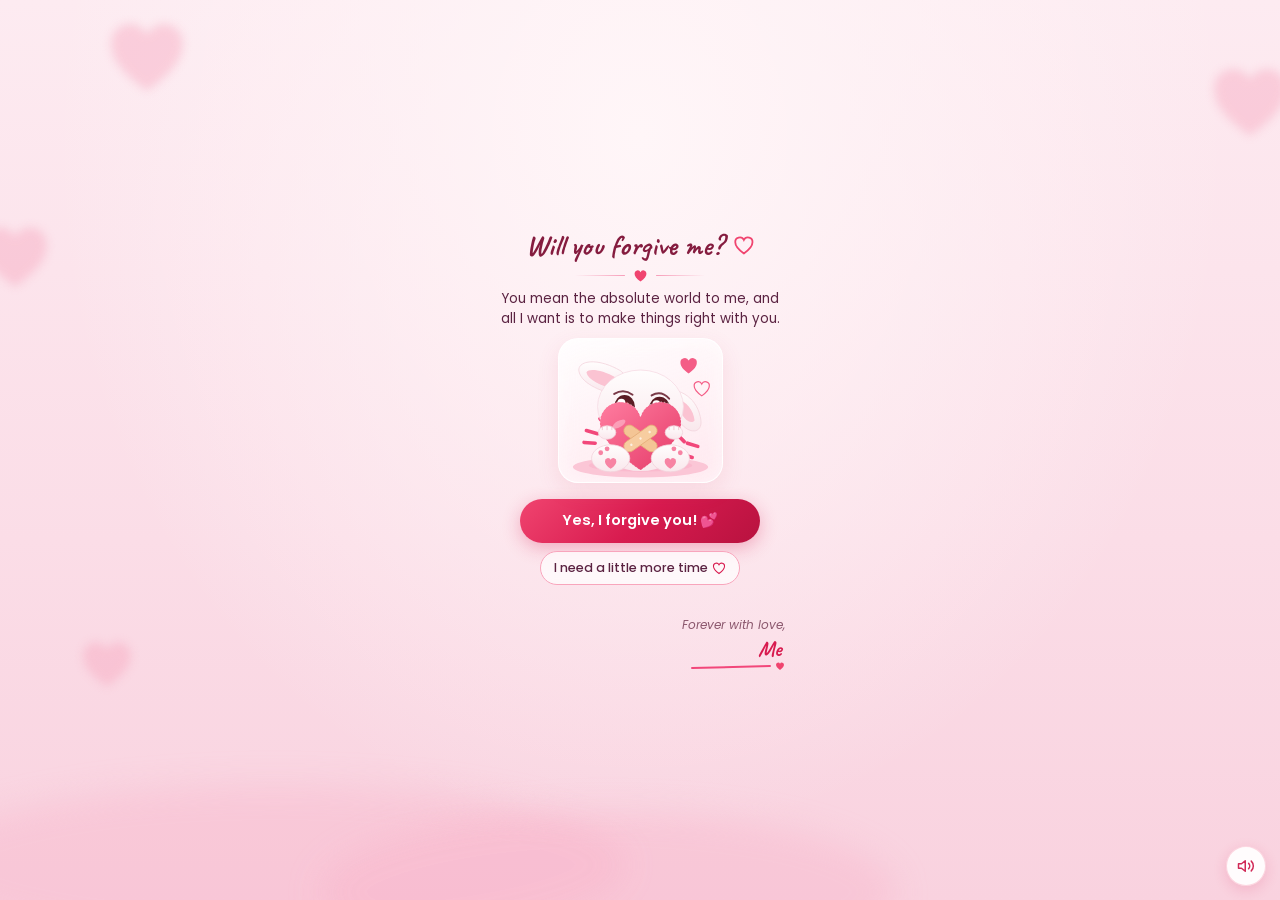
<file: forgive_bunny_backup.html>
<!DOCTYPE html>
<html lang="en">
<head>
<meta charset="UTF-8">
<meta name="viewport" content="width=device-width, initial-scale=1, viewport-fit=cover">
<title>Will you forgive me? – SayByMe</title>
<link rel="preconnect" href="https://fonts.googleapis.com">
<link rel="preconnect" href="https://fonts.gstatic.com" crossorigin>
<link href="https://fonts.googleapis.com/css2?family=Caveat:wght@600;700&family=Poppins:wght@400;500;600&display=swap" rel="stylesheet">
<style>
  :root {
    --wine: #851c3f;
    --rose: #f0446f;
    --crimson: #d81b4f;
    --crimson-dark: #b8123f;
    --crimson-gradient: linear-gradient(135deg, #f0446f 0%, #d81b4f 50%, #b8123f 100%);
    --ink: #381a29;
    --paper-bg: #fffdfa;
  }

  * {
    box-sizing: border-box;
    margin: 0;
    padding: 0;
  }

  html, body {
    width: 100%;
    min-height: 100%;
  }

  body {
    font-family: 'Poppins', system-ui, -apple-system, sans-serif;
    color: var(--ink);
    min-height: 100vh;
    min-height: 100svh;
    overflow-x: hidden;
    background:
      radial-gradient(ellipse at 50% 15%, #fff6f8 0, transparent 65%),
      linear-gradient(180deg, #fdebf1 0%, #fbdde7 60%, #f9d2df 100%);
    display: flex;
    justify-content: center;
    align-items: center;
  }

  /* Soft Ambient Background */
  .bg {
    position: fixed;
    inset: 0;
    pointer-events: none;
    overflow: hidden;
    z-index: 0;
  }

  .bg svg {
    position: absolute;
    fill: #f7a9c0;
    filter: blur(5px);
    opacity: 0.45;
  }

  .bg .c {
    position: absolute;
    border-radius: 50%;
    background: rgba(247, 169, 192, 0.28);
    filter: blur(16px);
  }

  /* Small & Simple Page Container - Fits Mobile Cleanly Without Giant Elements */
  .page {
    position: relative;
    z-index: 1;
    width: 100%;
    max-width: 340px;
    margin: 0 auto;
    min-height: 100svh;
    padding: max(14px, env(safe-area-inset-top)) 16px max(14px, env(safe-area-inset-bottom));
    display: flex;
    flex-direction: column;
    align-items: center;
    justify-content: center;
    text-align: center;
    box-sizing: border-box;
  }

  /* ---------- Heading Matching Caveat Script from Previous Pages ---------- */
  h1 {
    font-family: 'Caveat', cursive;
    font-weight: 700;
    font-size: 29px;
    line-height: 1.15;
    color: var(--wine);
    margin-bottom: 2px;
  }

  h1 svg {
    width: 0.75em;
    height: 0.75em;
    vertical-align: -0.05em;
    margin-left: 0.1em;
    fill: none;
    stroke: var(--rose);
    stroke-width: 2;
  }

  .divider {
    display: flex;
    align-items: center;
    gap: 8px;
    width: 45%;
    max-width: 130px;
    margin: 4px 0 6px 0;
  }

  .divider i {
    flex: 1;
    height: 1.5px;
    border-radius: 2px;
    background: linear-gradient(90deg, transparent, #f79db9);
  }

  .divider i:last-child {
    background: linear-gradient(270deg, transparent, #f79db9);
  }

  .divider svg {
    width: 15px;
    height: 15px;
    fill: var(--rose);
  }

  .msg {
    font-family: 'Poppins', sans-serif;
    font-size: 13.5px;
    line-height: 1.5;
    color: #5b2342;
    max-width: 290px;
    margin: 0 auto;
    min-height: 2.8em;
  }

  /* ---------- Small, Cute Mascot Card ---------- */
  .card {
    width: 100%;
    max-width: 165px;
    margin: 8px auto 10px;
    border-radius: 20px;
    aspect-ratio: 1 / 0.88;
    position: relative;
    overflow: hidden;
    background: linear-gradient(160deg, rgba(255, 255, 255, 0.85), rgba(255, 230, 238, 0.65));
    border: 1.5px solid rgba(255, 255, 255, 0.95);
    box-shadow: 0 8px 22px rgba(214, 70, 110, 0.12), inset 0 0 20px rgba(255, 255, 255, 0.6);
  }

  .card svg.bunny {
    position: absolute;
    inset: 0;
    width: 100%;
    height: 100%;
  }

  .bun { transform-origin: 200px 330px; }
  .glad-g, .happy-only { opacity: 0; transition: opacity 0.4s; }
  .sad-g { transition: opacity 0.3s; }
  .happy .glad-g, .happy .happy-only { opacity: 1; }
  .happy .sad-g { opacity: 0; }
  .sparkl line { stroke: #f2477a; stroke-width: 9; stroke-linecap: round; }
  .ear-l, .ear-r { transition: transform 0.5s; }
  .happy .ear-l { transform: rotate(-14deg); }
  .happy .ear-r { transform: rotate(14deg); }
  .ear-l { transform-origin: 150px 120px; }
  .ear-r { transform-origin: 250px 120px; }
  .mend { transition: filter 0.6s; }
  .happy .mend { filter: drop-shadow(0 0 10px rgba(255, 255, 255, 0.95)); }

  @media (prefers-reduced-motion: no-preference) {
    .bun { animation: breathe 4s ease-in-out infinite; }
    @keyframes breathe { 0%, 100% { transform: scale(1); } 50% { transform: scale(1.015, 1.025); } }
    .happy .bun { animation: hop 0.7s ease-out 3; }
    @keyframes hop { 0%, 100% { transform: translateY(0); } 40% { transform: translateY(-18px); } }
    .tear { animation: tear 2.8s ease-in infinite; }
    @keyframes tear { 0% { transform: translateY(0); opacity: 0; } 15% { opacity: 0.9; } 100% { transform: translateY(24px); opacity: 0; } }
    .happy .joy { animation: joy 1.9s ease-in infinite; }
    .happy .joy.j2 { animation-delay: -0.6s; }
    .happy .joy.j3 { animation-delay: -1.1s; }
    .happy .joy.j4 { animation-delay: -1.5s; }
    @keyframes joy { 0% { transform: translateY(-4px) scale(0.6); opacity: 0; } 20% { opacity: 1; transform: translateY(0) scale(1); } 100% { transform: translateY(30px) scale(0.9); opacity: 0; } }
    .happy .twk { animation: twk 1.4s ease-in-out infinite; }
    .happy .twk.t2 { animation-delay: -0.7s; }
    @keyframes twk { 0%, 100% { transform: scale(0.4) rotate(0); opacity: 0.3; } 50% { transform: scale(1) rotate(20deg); opacity: 1; } }
    .fl { animation: fl 3.5s ease-in-out infinite; }
    .fl.b { animation-delay: -1.7s; }
    @keyframes fl { 0%, 100% { translate: 0 0; } 50% { translate: 0 -6px; } }
  }

  .happy .tear { display: none; }
  .joy { fill: #bfe6f5; stroke: #7fc8e6; stroke-width: 1.5; transform-box: fill-box; transform-origin: 50% 0; }
  .twk { transform-box: fill-box; transform-origin: 50% 50%; }

  /* ---------- Compact, Elegant Buttons matching previous pages ---------- */
  .btn {
    border: 0;
    cursor: pointer;
    font-family: 'Poppins', sans-serif;
    border-radius: 999px;
    transition: transform 0.15s, box-shadow 0.15s, opacity 0.3s;
  }

  .yes {
    margin-top: 6px;
    width: 100%;
    max-width: 240px;
    height: 44px;
    font-size: 14.5px;
    font-weight: 600;
    color: #fff;
    background: var(--crimson-gradient);
    box-shadow: 0 5px 18px rgba(216, 27, 79, 0.3);
    display: inline-flex;
    align-items: center;
    justify-content: center;
    gap: 6px;
  }

  .yes:hover {
    transform: translateY(-2px) scale(1.02);
    box-shadow: 0 8px 22px rgba(216, 27, 79, 0.4);
  }

  .yes:active { transform: scale(0.98); }
  .yes:disabled { cursor: default; transform: none; }

  .later-wrap {
    margin-top: 8px;
    width: 100%;
    max-width: 200px;
    height: 34px;
    position: relative;
    display: flex;
    justify-content: center;
  }

  .later {
    width: 100%;
    height: 100%;
    font-size: 12.5px;
    font-weight: 500;
    color: #5b2342;
    background: rgba(255, 255, 255, 0.7);
    border: 1px solid #f8a5bc;
    backdrop-filter: blur(6px);
    -webkit-backdrop-filter: blur(6px);
    display: inline-flex;
    align-items: center;
    justify-content: center;
    gap: 4px;
  }

  .later:hover { background: #fff; }
  .later.run {
    position: fixed;
    z-index: 6;
    margin: 0;
    box-shadow: 0 6px 18px rgba(214, 70, 110, 0.2);
    transition: left 0.3s cubic-bezier(0.3, 1.5, 0.5, 1), top 0.3s cubic-bezier(0.3, 1.5, 0.5, 1), opacity 0.3s;
  }

  .later svg {
    width: 14px;
    height: 14px;
    fill: none;
    stroke: var(--crimson);
    stroke-width: 1.8;
  }

  .btn:focus-visible, .audio-btn:focus-visible {
    outline: 2px solid var(--rose);
    outline-offset: 2px;
  }

  .gone {
    opacity: 0 !important;
    pointer-events: none !important;
  }

  .note {
    min-height: 1.3em;
    margin-top: 4px;
    font-size: 12px;
    color: var(--wine);
    font-weight: 500;
  }

  /* ---------- Signature - Matches 'Caveat' Font from Letter Page ---------- */
  .sign {
    margin-top: 8px;
    padding-top: 4px;
    text-align: right;
    align-self: flex-end;
    font-style: italic;
    font-size: 12px;
    color: #8c586e;
    width: 100%;
    max-width: 290px;
    margin-left: auto;
    margin-right: auto;
  }

  .sign .name {
    display: block;
    font-family: 'Caveat', cursive;
    font-weight: 700;
    font-size: 22px;
    font-style: normal;
    color: var(--crimson);
    margin-top: 1px;
    padding-right: 4px;
  }

  .sign .line {
    display: flex;
    align-items: center;
    justify-content: flex-end;
    gap: 4px;
    margin-top: -2px;
  }

  .sign .line i {
    width: 80px;
    height: 1.5px;
    border-radius: 2px;
    background: #f2477a;
    transform: rotate(-1.5deg);
  }

  .sign .line svg {
    width: 10px;
    height: 10px;
    fill: var(--rose);
  }

  /* ---------- Floating Audio Button Matching Preview & Letter Pages ---------- */
  .audio-btn {
    position: fixed;
    bottom: max(14px, env(safe-area-inset-bottom));
    right: 14px;
    width: 40px;
    height: 40px;
    border-radius: 50%;
    background: rgba(255, 255, 255, 0.92);
    backdrop-filter: blur(10px);
    -webkit-backdrop-filter: blur(10px);
    border: 1.5px solid rgba(240, 68, 111, 0.2);
    box-shadow: 0 4px 14px rgba(216, 27, 79, 0.16);
    display: flex;
    align-items: center;
    justify-content: center;
    cursor: pointer;
    z-index: 100;
    transition: all 0.2s ease;
  }

  .audio-btn:hover {
    transform: scale(1.08);
    background: #ffffff;
  }

  /* Confetti Pop Hearts */
  .pop {
    position: fixed;
    z-index: 4;
    pointer-events: none;
    fill: #f4527a;
    width: 20px;
    height: 20px;
  }
</style>
</head>
<body>

<!-- Audio Player -->
<audio id="bgmAudio" src="assets/The-Open-Sky-chosic.com_.mp3" loop preload="auto"></audio>

<svg width="0" height="0" style="position:absolute" aria-hidden="true">
  <symbol id="h" viewBox="0 0 24 24"><path d="M12 21.5C5.5 17 2.5 13.2 2.5 9.2A5 5 0 0 1 12 6.6a5 5 0 0 1 9.5 2.6c0 4-3 7.8-9.5 12.3z"/></symbol>
  <linearGradient id="fur" x1="0" y1="0" x2="0" y2="1"><stop offset="0" stop-color="#fffdfd"/><stop offset="1" stop-color="#f9e7ec"/></linearGradient>
  <linearGradient id="hp" x1="0" y1="0" x2="1" y2="1"><stop offset="0" stop-color="#ff7da0"/><stop offset="1" stop-color="#e53a68"/></linearGradient>
</svg>

<div class="bg" aria-hidden="true">
  <svg style="left:8%;top:-20px;width:90px"><use href="#h"/></svg>
  <svg style="right:-15px;top:25px;width:90px"><use href="#h"/></svg>
  <svg style="left:-25px;top:180px;width:80px"><use href="#h"/></svg>
  <svg style="left:6%;bottom:18%;width:60px"><use href="#h"/></svg>
  <div class="c" style="left:-6%;bottom:-5%;width:55%;height:160px"></div>
  <div class="c" style="left:25%;bottom:-8%;width:45%;height:160px"></div>
</div>

<main class="page" id="page">
  <h1 id="title">Will you forgive me?
    <svg viewBox="0 0 24 24"><use href="#h"/></svg>
  </h1>
  <div class="divider"><i></i><svg viewBox="0 0 24 24"><use href="#h"/></svg><i></i></div>
  <p class="msg" id="msg">You mean the absolute world to me, and all I want is to make things right with you.</p>

  <!-- Small & Adorable Bunny Card -->
  <div class="card" id="card" role="img" aria-label="A sad little bunny holding a heart patched with a bandage">
    <svg class="bunny" id="bunny" viewBox="0 0 400 360">
      <!-- floor shadow -->
      <ellipse cx="200" cy="322" rx="170" ry="26" fill="#fbc6d6"/>
      <ellipse cx="200" cy="318" rx="130" ry="16" fill="#f9b5ca" opacity=".7"/>

      <!-- floating doodles -->
      <use class="fl" href="#h" x="295" y="40" width="52" height="52" fill="#f45d86"/>
      <use class="fl b" href="#h" x="330" y="100" width="48" height="48" style="fill:none;stroke:#f45d86;stroke-width:1.5"/>
      <g class="sparkl" id="sparkL"><line x1="64" y1="230" x2="92" y2="238"/><line x1="58" y1="260" x2="86" y2="262"/><line x1="98" y1="200" x2="112" y2="218"/></g>
      <g class="sparkl"><line x1="318" y1="262" x2="344" y2="270"/><line x1="306" y1="290" x2="330" y2="298"/><line x1="296" y1="244" x2="310" y2="258"/></g>

      <g class="bun">
        <!-- body -->
        <ellipse cx="200" cy="270" rx="95" ry="62" fill="url(#fur)"/>

        <!-- ears -->
        <g class="ear-l">
          <path d="M138 140C95 130 50 110 45 80C42 55 90 45 150 80C168 92 168 135 138 140Z" fill="url(#fur)" stroke="#f3d3dc" stroke-width="2"/>
          <path d="M132 124C100 118 68 102 64 84C70 74 100 76 140 98C150 106 146 122 132 124Z" fill="#fbc3d2"/>
        </g>
        <g class="ear-r">
          <path d="M255 130C300 120 345 150 352 205C355 238 322 240 300 210C282 188 245 160 255 130Z" fill="url(#fur)" stroke="#f3d3dc" stroke-width="2"/>
          <path d="M290 150C316 156 334 180 336 205C328 214 314 206 304 190C294 176 284 162 290 150Z" fill="#fbc3d2"/>
        </g>

        <!-- head -->
        <ellipse cx="200" cy="170" rx="108" ry="92" fill="url(#fur)" stroke="#f6dbe3" stroke-width="2"/>

        <!-- cheeks -->
        <ellipse cx="128" cy="195" rx="24" ry="16" fill="#f9b3c6" opacity=".8"/>
        <ellipse cx="272" cy="195" rx="24" ry="16" fill="#f9b3c6" opacity=".8"/>

        <!-- SAD face -->
        <g class="sad-g">
          <ellipse cx="160" cy="170" rx="26" ry="29" fill="#5a1c24"/>
          <ellipse cx="160" cy="176" rx="18" ry="19" fill="#b23a45" opacity=".75"/>
          <circle cx="152" cy="160" r="10" fill="#fff"/><circle cx="170" cy="184" r="4.5" fill="#fff"/>
          <ellipse cx="248" cy="174" rx="26" ry="29" fill="#5a1c24"/>
          <ellipse cx="248" cy="180" rx="18" ry="19" fill="#b23a45" opacity=".75"/>
          <circle cx="240" cy="164" r="10" fill="#fff"/><circle cx="258" cy="188" r="4.5" fill="#fff"/>
          <path d="M134 138Q158 124 180 140" stroke="#7a3a48" stroke-width="5" fill="none" stroke-linecap="round"/>
          <path d="M228 142Q252 128 272 150" stroke="#7a3a48" stroke-width="5" fill="none" stroke-linecap="round"/>
          <path class="tear" d="M142 192q6 10 0 16q-6 -6 0 -16z" fill="#bfe6f5"/>
          <path class="tear" style="animation-delay:-1.4s" d="M270 198q6 10 0 16q-6 -6 0 -16z" fill="#bfe6f5"/>
          <path d="M196 204q4 -4 9 0 -2 5 -4.500 6 -3 -1 -4.500 -6z" fill="#f08fa6"/>
          <path d="M204 210v6M190 222q7 6 13 -4 6 10 14 4" stroke="#8a4352" stroke-width="3" fill="none" stroke-linecap="round"/>
        </g>

        <!-- HAPPY face -->
        <g class="glad-g">
          <path d="M134 176Q160 148 186 176" stroke="#5a1c24" stroke-width="9" fill="none" stroke-linecap="round"/>
          <path d="M222 176Q248 148 274 176" stroke="#5a1c24" stroke-width="9" fill="none" stroke-linecap="round"/>
          <path d="M139 184Q160 164 181 184M227 184Q248 164 269 184" stroke="#d3f0fb" stroke-width="6" fill="none" stroke-linecap="round" opacity=".95"/>
          <path d="M136 188Q124 206 128 232M272 188Q284 206 280 232" stroke="#bfe6f5" stroke-width="5" fill="none" stroke-linecap="round" opacity=".7"/>
          <path class="joy" d="M134 194q8 14 0 24q-8 -10 0 -24z"/>
          <path class="joy j2" d="M274 194q8 14 0 24q-8 -10 0 -24z"/>
          <path class="joy j3" d="M146 200q5 9 0 15q-5 -6 0 -15z"/>
          <path class="joy j4" d="M262 200q5 9 0 15q-5 -6 0 -15z"/>
          <g fill="#fff" opacity=".95"><path class="twk" d="M118 160l3 8 8 3 -8 3 -3 8 -3 -8 -8 -3 8 -3z"/><path class="twk t2" d="M292 156l3 8 8 3 -8 3 -3 8 -3 -8 -8 -3 8 -3z"/></g>
          <path d="M196 204q4 -4 9 0 -2 5 -4.500 6 -3 -1 -4.500 -6z" fill="#f08fa6"/>
          <path d="M178 214Q202 244 226 214Q202 224 178 214Z" fill="#b8344f" stroke="#8a4352" stroke-width="3" stroke-linejoin="round"/>
          <path d="M190 222q12 10 24 0" fill="#f6879f"/>
        </g>

        <!-- heart pillow with bandage -->
        <g class="mend">
          <path d="M200 330C120 275 98 238 98 212A52 52 0 0 1 200 196 52 52 0 0 1 302 212c0 26 -22 63 -102 118z"
                fill="url(#hp)" stroke="#fff" stroke-opacity=".7" stroke-width="2.5" stroke-dasharray="3 6"/>
          <ellipse cx="146" cy="214" rx="18" ry="8" transform="rotate(-30 146 214)" fill="#fff" opacity=".35"/>
          <g transform="translate(200 250)">
            <g transform="rotate(35)"><rect x="-48" y="-14" width="96" height="28" rx="14" fill="#f4c595" stroke="#e5ad78" stroke-width="2"/></g>
            <g transform="rotate(-35)">
              <rect x="-48" y="-14" width="96" height="28" rx="14" fill="#f7cda0" stroke="#e5ad78" stroke-width="2"/>
              <circle cx="-28" cy="0" r="3" fill="#fff" opacity=".7"/><circle cx="0" cy="0" r="3" fill="#fff" opacity=".7"/><circle cx="28" cy="0" r="3" fill="#fff" opacity=".7"/>
            </g>
          </g>
        </g>

        <!-- paws holding heart -->
        <ellipse cx="116" cy="235" rx="22" ry="17" fill="url(#fur)" stroke="#f3d3dc" stroke-width="2"/>
        <ellipse cx="284" cy="235" rx="22" ry="17" fill="url(#fur)" stroke="#f3d3dc" stroke-width="2"/>
        <g fill="#f4c7d3"><path d="M104 220v8M116 218v10M128 220v8M272 220v8M284 218v10M296 220v8" stroke="#f0bccb" stroke-width="2" stroke-linecap="round"/></g>

        <!-- feet -->
        <ellipse cx="125" cy="300" rx="48" ry="34" fill="url(#fur)" stroke="#f3d3dc" stroke-width="2"/>
        <ellipse cx="275" cy="300" rx="48" ry="34" fill="url(#fur)" stroke="#f3d3dc" stroke-width="2"/>
        <use href="#h" x="107" y="294" width="36" height="36" fill="#f783a3"/>
        <use href="#h" x="257" y="294" width="36" height="36" fill="#f783a3"/>
        <g fill="#f783a3"><circle cx="100" cy="286" r="6"/><circle cx="116" cy="276" r="6"/><circle cx="284" cy="276" r="6"/><circle cx="300" cy="286" r="6"/></g>
      </g>
    </svg>
  </div>

  <button class="btn yes" id="yes" type="button">Yes, I forgive you! 💕</button>
  <div class="later-wrap" id="laterWrap">
    <button class="btn later" id="later" type="button">I need a little more time
      <svg viewBox="0 0 24 24" aria-hidden="true"><use href="#h"/></svg>
    </button>
  </div>
  <p class="note" id="note" aria-live="polite"></p>

  <p class="sign">Forever with love,
    <span class="name" id="from">Me</span>
    <span class="line"><i></i><svg viewBox="0 0 24 24"><use href="#h"/></svg></span>
  </p>
</main>

<!-- Floating Audio Toggle Button Matching Preview & Letter Pages -->
<button type="button" class="audio-btn" id="audioBtn" aria-label="Toggle background music">
  <svg id="audioIcon" width="18" height="18" viewBox="0 0 24 24" fill="none" stroke="#d12957" stroke-width="2" stroke-linecap="round" stroke-linejoin="round">
    <polygon points="11 5 6 9 2 9 2 15 6 15 11 19 11 5"></polygon>
    <path id="soundWaves" d="M15.5 8.5a5 5 0 0 1 0 7M19 5.5a9 9 0 0 1 0 13"></path>
    <g id="muteLines" style="display:none;">
      <line x1="23" y1="9" x2="17" y2="15"></line>
      <line x1="17" y1="9" x2="23" y2="15"></line>
    </g>
  </svg>
</button>

<script src="convex-client.js"></script>
<script>
  /* ----- Dynamic Data from Session / URL / Convex ----- */
  const q = new URLSearchParams(location.search);
  const slug = q.get('slug') || sessionStorage.getItem('saybyme_apology_slug') || sessionStorage.getItem('saybyme_proposal_slug');
  const sessionSender = sessionStorage.getItem('saybyme_sender_name') || 'Me';
  const sessionMsg = sessionStorage.getItem('saybyme_apology_message');

  const fromEl = document.getElementById('from');
  const msgEl = document.getElementById('msg');

  if (q.get('from')) fromEl.textContent = q.get('from');
  else if (sessionSender) fromEl.textContent = sessionSender;

  if (q.get('msg')) msgEl.textContent = q.get('msg');
  else if (sessionMsg) msgEl.textContent = sessionMsg;

  // Background Convex fetch
  if (slug && typeof getApologyFromConvex === 'function') {
    getApologyFromConvex(slug).then(data => {
      if (data) {
        if (data.senderName && fromEl) fromEl.textContent = data.senderName;
        if (data.message && msgEl) msgEl.textContent = data.message;
      }
    }).catch(() => {});
  }

  const bunny = document.getElementById('bunny');
  const yes = document.getElementById('yes'), later = document.getElementById('later');
  const note = document.getElementById('note'), title = document.getElementById('title');
  const audioBtn = document.getElementById('audioBtn');
  const bgm = document.getElementById('bgmAudio');
  const soundWaves = document.getElementById('soundWaves');
  const muteLines = document.getElementById('muteLines');
  const reduce = matchMedia('(prefers-reduced-motion: reduce)').matches;
  let soundOn = true, ctx;

  // Attempt auto audio play if previous page was already playing
  if (bgm) {
    bgm.play().catch(() => {});
  }

  /* ----- soft chime sound on yes ----- */
  function chime(notes = [523.25, 659.25, 783.99, 1046.5]) {
    if (!soundOn) return;
    try {
      ctx = ctx || new (window.AudioContext || window.webkitAudioContext)();
      notes.forEach((f, i) => {
        const o = ctx.createOscillator(), g = ctx.createGain(), t = ctx.currentTime + i * 0.12;
        o.type = 'sine'; o.frequency.value = f;
        g.gain.setValueAtTime(0, t);
        g.gain.linearRampToValueAtTime(0.16, t + 0.02);
        g.gain.exponentialRampToValueAtTime(0.001, t + 0.85);
        o.connect(g).connect(ctx.destination);
        o.start(t); o.stop(t + 0.95);
      });
    } catch (e) {}
  }

  /* ----- audio toggle matching letter.html ----- */
  audioBtn.addEventListener('click', () => {
    soundOn = !soundOn;
    if (soundOn) {
      if (bgm && bgm.paused) bgm.play().catch(() => {});
      soundWaves.style.display = '';
      muteLines.style.display = 'none';
      chime([659.25, 880]);
    } else {
      if (bgm) bgm.pause();
      soundWaves.style.display = 'none';
      muteLines.style.display = '';
    }
  });

  /* ----- floating hearts on celebration ----- */
  function hearts(n) {
    if (reduce) return;
    for (let i = 0; i < n; i++) {
      const s = document.createElementNS('http://www.w3.org/2000/svg', 'svg');
      s.setAttribute('viewBox', '0 0 24 24'); s.setAttribute('class', 'pop');
      s.innerHTML = '<use href="#h"/>';
      const size = 12 + Math.random() * 18;
      s.style.width = s.style.height = size + 'px';
      s.style.left = Math.random() * 100 + 'vw';
      s.style.top = (70 + Math.random() * 30) + 'vh';
      s.style.opacity = '0.9';
      document.body.appendChild(s);
      const a = s.animate([
        { transform: 'translateY(0) rotate(0)', opacity: 0.9 },
        { transform: `translate(${Math.random() * 80 - 40}px,-${60 + Math.random() * 60}vh) rotate(${Math.random() * 60 - 30}deg)`, opacity: 0 }
      ], { duration: 2200 + Math.random() * 1600, delay: Math.random() * 500, easing: 'ease-out' });
      a.onfinish = () => s.remove();
    }
  }

  /* ----- actions on "Yes" ----- */
  yes.addEventListener('click', () => {
    bunny.classList.add('happy');
    title.firstChild.textContent = 'Thank you! ';
    msgEl.textContent = 'You just made my heart whole again. I promise to cherish you always.';
    note.textContent = '';
    yes.textContent = 'Forgiven, with love 💕';
    yes.disabled = true;
    later.classList.add('gone');
    later.disabled = true;
    later.tabIndex = -1;
    chime();
    hearts(36);
    
    // Mark forgiven in Convex database
    if (slug && typeof markApologyForgivenInConvex === 'function') {
      markApologyForgivenInConvex(slug);
    }
  });

  /* ----- the "more time" button runs away: playful & dodges clicks ----- */
  const sayings = [
    'Oops! Too slow 🙈', 'Nope, not that one ♡', 'Hehe, it keeps running away!',
    'Try the pink button 💕', 'You can’t catch it… just say yes ♡', 'Still chasing it? 🥺'
  ];
  let dodges = 0, running = false;
  const rect = el => el.getBoundingClientRect();

  function place(x, y) {
    later.style.left = x + 'px';
    later.style.top  = y + 'px';
  }

  function dodge(e) {
    if (e) { e.preventDefault(); e.stopPropagation(); }
    if (yes.disabled) return;
    const w = later.offsetWidth, h = later.offsetHeight;

    if (!running) {
      const r = rect(later);
      later.style.width = r.width + 'px';
      later.style.height = r.height + 'px';
      later.classList.add('run');
      later.style.transition = 'none';
      place(r.left, r.top);
      later.offsetWidth;
      later.style.transition = '';
      running = true;
    }

    const px = e && e.clientX != null ? e.clientX : null;
    const py = e && e.clientY != null ? e.clientY : null;
    const avoid = [rect(yes), rect(audioBtn)].map(r => ({l: r.left - 12, t: r.top - 12, r: r.right + 12, b: r.bottom + 12}));
    const pad = 12;
    let x, y, ok = false;
    for (let i = 0; i < 60 && !ok; i++) {
      x = pad + Math.random() * Math.max(1, innerWidth - w - pad * 2);
      y = pad + Math.random() * Math.max(1, innerHeight - h - pad * 2);
      const clash = avoid.some(a => x < a.r && x + w > a.l && y < a.b && y + h > a.t);
      const near  = px !== null && Math.hypot(x + w / 2 - px, y + h / 2 - py) < 140;
      ok = !clash && !near;
    }
    place(x, y);

    note.textContent = sayings[dodges++ % sayings.length];
    if (!reduce) hearts(2);
  }

  ['pointerenter', 'pointerdown', 'touchstart', 'click', 'focus'].forEach(ev =>
    later.addEventListener(ev, dodge, { passive: false }));

  addEventListener('resize', () => {
    if (!running) return;
    const r = rect(later);
    place(Math.min(Math.max(12, r.left), innerWidth - r.width - 12),
          Math.min(Math.max(12, r.top), innerHeight - r.height - 12));
  });
</script>
</body>
</html>
</file>
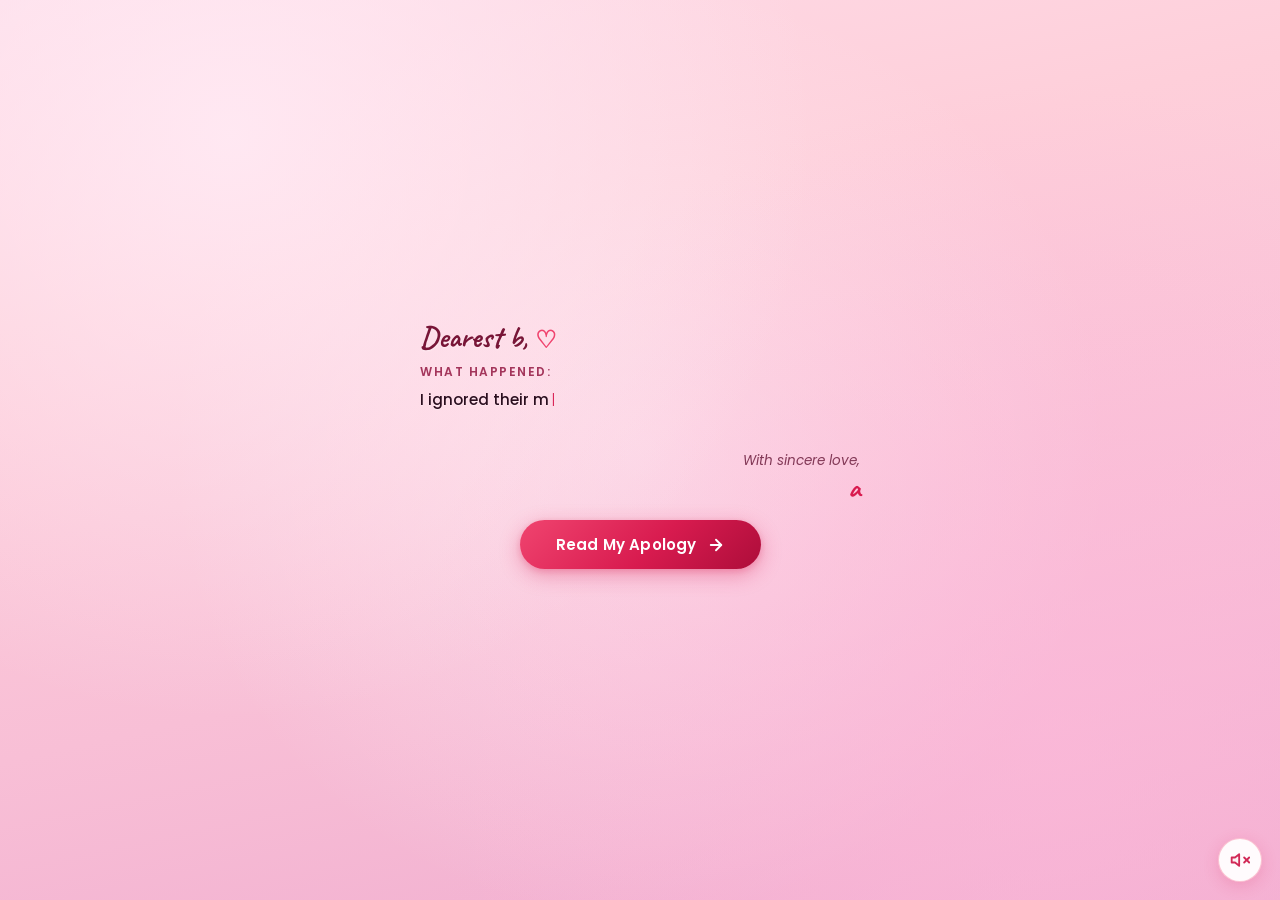
<file: letter.html>
<!DOCTYPE html>
<html lang="en">
<head>
<meta charset="UTF-8">
<meta http-equiv="Cache-Control" content="no-cache, no-store, must-revalidate">
<meta http-equiv="Pragma" content="no-cache">
<meta http-equiv="Expires" content="0">
<meta name="viewport" content="width=device-width, initial-scale=1, viewport-fit=cover">
<title>SayByMe – A Letter For You ♡</title>
<link rel="preconnect" href="https://fonts.googleapis.com">
<link rel="preconnect" href="https://fonts.gstatic.com" crossorigin>
<link href="https://fonts.googleapis.com/css2?family=Caveat:wght@600;700&family=Fredoka:wght@600;700&family=Poppins:wght@400;500;600&display=swap" rel="stylesheet">
<link rel="stylesheet" href="letter.css?v=121">
</head>
<body>

<!-- Audio Player -->
<audio id="bgmAudio" src="assets/The-Open-Sky-chosic.com_.mp3" loop preload="auto"></audio>

<!-- Audio Mute Button in Bottom-Right -->
<button type="button" class="audio-btn" id="audioBtn" aria-label="Toggle background music">
  <svg id="audioIcon" width="20" height="20" viewBox="0 0 24 24" fill="none" stroke="#d12957" stroke-width="2" stroke-linecap="round" stroke-linejoin="round">
    <polygon points="11 5 6 9 2 9 2 15 6 15 11 19 11 5"></polygon>
    <line x1="23" y1="9" x2="17" y2="15"></line>
    <line x1="17" y1="9" x2="23" y2="15"></line>
  </svg>
</button>

<div class="letter-viewport">

  <!-- =========================================================================
       FLOATING APOLOGY & BREAKUP EMOJIS BACKGROUND LAYER (Confined to Outer Edges)
       ========================================================================= -->
  <div class="floating-emojis-bg" aria-hidden="true">
    <!-- Left Border Emoji Stream (Completely Outside Content) -->
    <span class="drift-emoji" style="--l: 2%; --d: 0s; --s: 14s; --sz: 20px;">🥺</span>
    <span class="drift-emoji" style="--l: 5%; --d: 3.5s; --s: 16s; --sz: 18px;">💔</span>
    <span class="drift-emoji" style="--l: 1%; --d: 7.2s; --s: 15s; --sz: 20px;">❤️‍🩹</span>
    <span class="drift-emoji" style="--l: 4%; --d: 1.8s; --s: 13.5s; --sz: 19px;">🥀</span>
    <span class="drift-emoji" style="--l: 3%; --d: 10.5s; --s: 16.5s; --sz: 18px;">🩹</span>
    <span class="drift-emoji" style="--l: 2%; --d: 5.2s; --s: 14.5s; --sz: 20px;">🕊️</span>

    <!-- Right Border Emoji Stream (Completely Outside Content) -->
    <span class="drift-emoji" style="--l: 93%; --d: 1s; --s: 14.5s; --sz: 20px;">🥺</span>
    <span class="drift-emoji" style="--l: 96%; --d: 4.2s; --s: 15.5s; --sz: 19px;">❤️‍🩹</span>
    <span class="drift-emoji" style="--l: 91%; --d: 8.5s; --s: 14s; --sz: 20px;">🥀</span>
    <span class="drift-emoji" style="--l: 95%; --d: 2.4s; --s: 16s; --sz: 18px;">💔</span>
    <span class="drift-emoji" style="--l: 92%; --d: 6.8s; --s: 13.5s; --sz: 19px;">🙏</span>
    <span class="drift-emoji" style="--l: 97%; --d: 11.2s; --s: 15s; --sz: 20px;">🌸</span>
  </div>
  
  <!-- =========================================================================
       PAGE 1: WHAT HAPPENED LETTER + VISIBLE NEXT BUTTON (NO SCROLL DOWN NEEDED)
       ========================================================================= -->
  <div class="scene-stage" id="stageWhatHappened">
    <div class="roll-down-stage is-rolling" id="rollDownStage1">
      <main class="letter-paper-sheet" id="sheet1">
        <div class="paper-top-lip"></div>
        <div class="sheet-content">
          <h1 class="letter-greeting">
            Dearest <span class="recipient-name"></span>, <span class="heart-symbol">♡</span>
          </h1>

          <div class="letter-block what-happened-block">
            <span class="block-tag">What happened:</span>
            <div class="typed-message-area">
              <p class="typed-text" id="typedWhatHappened"></p><span class="typing-cursor" id="cursor1">|</span>
            </div>
          </div>

          <div class="letter-signoff" id="signoff1" style="opacity: 1;">
            <span class="signoff-note">With sincere love,</span>
            <strong class="sender-signature sender-name"></strong>
          </div>

          <!-- Prominent, Always Visible Next Button (Not Downwards) -->
          <div class="next-btn-wrap visible" id="nextBtnWrap">
            <button type="button" class="btn-next-scene" id="btnNextToApology">
              <span>Read My Apology</span>
              <svg viewBox="0 0 24 24" width="18" height="18" fill="none" stroke="currentColor" stroke-width="2.5" stroke-linecap="round" stroke-linejoin="round">
                <line x1="5" y1="12" x2="19" y2="12"></line>
                <polyline points="12 5 19 12 12 19"></polyline>
              </svg>
            </button>
          </div>

        </div>
      </main>

      <div class="moving-paper-roll">
        <div class="roll-cylinder"><span class="roll-crease-line"></span></div>
        <div class="roll-drop-shadow"></div>
      </div>
    </div>
  </div>


  <!-- =========================================================================
       PAGE 2: APOLOGY LETTER + RIGHT-TO-LEFT SCROLLING GIFS + VISIBLE NEXT BUTTON
       ========================================================================= -->
  <div class="scene-stage" id="stageApology" style="display: none;">
    <div class="roll-down-stage" id="rollDownStage2">
      <main class="letter-paper-sheet" id="sheet2">
        <div class="paper-top-lip"></div>
        <div class="sheet-content">
          <h1 class="letter-greeting">
            Dearest <span class="recipient-name"></span>, <span class="heart-symbol">♡</span>
          </h1>

          <!-- Continuous Right-To-Left Scrolling GIF Marquee (ON TOP) -->
          <div class="gif-scroll-marquee-wrap" id="gifMarqueeWrap">
            <div class="gif-marquee-track">
              <!-- Set 1 of Tenor GIFs -->
              <div class="gif-item"><img src="images/peach-goma-transparent.gif" alt="Peach Goma Sorry"></div>
              <div class="gif-item"><img src="images/bubu-dudu-transparent.gif" alt="Bubu Dudu Sorry"></div>
              <div class="gif-item"><img src="images/texted-too-much-transparent.gif" alt="Texted Too Much"></div>
              <!-- Seamless Set 2 for Infinite Right-to-Left Loop -->
              <div class="gif-item"><img src="images/peach-goma-transparent.gif" alt="Peach Goma Sorry"></div>
              <div class="gif-item"><img src="images/bubu-dudu-transparent.gif" alt="Bubu Dudu Sorry"></div>
              <div class="gif-item"><img src="images/texted-too-much-transparent.gif" alt="Texted Too Much"></div>
            </div>
          </div>

          <!-- Apology Content BELOW GIFs -->
          <div class="letter-block apology-block">
            <span class="block-tag apology-tag">My Apology:</span>
            <div class="typed-message-area">
              <p class="typed-text" id="typedApologyMessage"></p><span class="typing-cursor" id="cursor2">|</span>
            </div>
          </div>

          <div class="letter-signoff" id="signoff2" style="opacity: 1;">
            <span class="signoff-note">With sincere love,</span>
            <strong class="sender-signature sender-name"></strong>
          </div>

          <!-- Visible Next Button (Not Downwards) -->
          <div class="next-btn-wrap visible" id="nextBtnWrap2">
            <button type="button" class="btn-next-scene" id="btnNextFromApology">
              <span>Next</span>
              <svg viewBox="0 0 24 24" width="18" height="18" fill="none" stroke="currentColor" stroke-width="2.5" stroke-linecap="round" stroke-linejoin="round">
                <line x1="5" y1="12" x2="19" y2="12"></line>
                <polyline points="12 5 19 12 12 19"></polyline>
              </svg>
            </button>
          </div>

        </div>
      </main>

      <div class="moving-paper-roll" id="roll2">
        <div class="roll-cylinder"><span class="roll-crease-line"></span></div>
        <div class="roll-drop-shadow"></div>
      </div>
    </div>
  </div>


  <!-- =========================================================================
       PAGE 3: SPECIAL MESSAGE WITH TENOR GIF & SMOOTH TYPEWRITER
       ========================================================================= -->
  <div class="scene-stage" id="stageSpecial" style="display: none;">
    <div class="roll-down-stage" id="rollDownStage3">
      <main class="letter-paper-sheet" id="sheet3">
        <div class="paper-top-lip"></div>
        <div class="sheet-content">
          <h1 class="letter-greeting">
            Dearest <span class="recipient-name"></span>, <span class="heart-symbol">♡</span>
          </h1>

          <!-- Tenor Sorry Bear GIF Placed on Top -->
          <div class="special-gif-wrap" id="specialGifWrap">
            <img src="images/sorry-bear-transparent.gif" alt="Sorry Bear" class="special-gif-img">
          </div>

          <!-- Message Box Typed Below the GIF -->
          <div class="letter-block special-block">
            <span class="block-tag special-tag">Always in my heart:</span>
            <div class="typed-message-area">
              <p class="typed-text" id="typedSpecialMessage"></p><span class="typing-cursor" id="cursor3">|</span>
            </div>
          </div>

          <div class="letter-signoff" id="signoff3" style="opacity: 1;">
            <span class="signoff-note">With sincere love,</span>
            <strong class="sender-signature sender-name"></strong>
          </div>

          <!-- Visible Next Button to Forgiveness Stage -->
          <div class="next-btn-wrap visible" id="nextBtnWrap3">
            <button type="button" class="btn-next-scene" id="btnNextToHug">
              <span>Next</span>
              <svg viewBox="0 0 24 24" width="18" height="18" fill="none" stroke="currentColor" stroke-width="2.5" stroke-linecap="round" stroke-linejoin="round">
                <line x1="5" y1="12" x2="19" y2="12"></line>
                <polyline points="12 5 19 12 12 19"></polyline>
              </svg>
            </button>
          </div>

        </div>
      </main>

      <div class="moving-paper-roll" id="roll3">
        <div class="roll-cylinder"><span class="roll-crease-line"></span></div>
        <div class="roll-drop-shadow"></div>
      </div>
    </div>
  </div>

  <!-- =========================================================================
       PAGE 4: VIRTUAL HUG WITH TENOR BEAR HUG GIF & SMOOTH TYPEWRITER
       ========================================================================= -->
  <div class="scene-stage" id="stageHug" style="display: none;">
    <div class="roll-down-stage" id="rollDownStage4">
      <main class="letter-paper-sheet" id="sheet4">
        <div class="paper-top-lip"></div>
        <div class="sheet-content">
          <h1 class="letter-greeting">
            Dearest <span class="recipient-name"></span>, <span class="heart-symbol">♡</span>
          </h1>

          <!-- Tenor Bear Hug GIF Placed on Top -->
          <div class="special-gif-wrap" id="hugGifWrap">
            <img src="images/bear-hug-transparent.gif" alt="Bear Hug" class="special-gif-img hug-gif-img">
          </div>

          <!-- Message Box Typed Below the GIF -->
          <div class="letter-block hug-block">
            <span class="block-tag hug-tag">A Warm Hug For You:</span>
            <div class="typed-message-area">
              <p class="typed-text" id="typedHugMessage"></p><span class="typing-cursor" id="cursor4">|</span>
            </div>
          </div>

          <div class="letter-signoff" id="signoff4" style="opacity: 1;">
            <span class="signoff-note">With sincere love,</span>
            <strong class="sender-signature sender-name"></strong>
          </div>

          <!-- Visible Next Button to Forgiveness Stage -->
          <div class="next-btn-wrap visible" id="nextBtnWrap4">
            <button type="button" class="btn-next-scene" id="btnNextToStory">
              <span>Next</span>
              <svg viewBox="0 0 24 24" width="18" height="18" fill="none" stroke="currentColor" stroke-width="2.5" stroke-linecap="round" stroke-linejoin="round">
                <line x1="5" y1="12" x2="19" y2="12"></line>
                <polyline points="12 5 19 12 12 19"></polyline>
              </svg>
            </button>
          </div>

        </div>
      </main>

      <div class="moving-paper-roll" id="roll4">
        <div class="roll-cylinder"><span class="roll-crease-line"></span></div>
        <div class="roll-drop-shadow"></div>
      </div>
    </div>
  </div>

  <!-- =========================================================================
       PAGE 5: OUR BEAUTIFUL STORY WITH TENOR COUPLE GIF & SMOOTH TYPEWRITER
       ========================================================================= -->
  <div class="scene-stage" id="stageStory" style="display: none;">
    <div class="roll-down-stage" id="rollDownStage5">
      <main class="letter-paper-sheet" id="sheet5">
        <div class="paper-top-lip"></div>
        <div class="sheet-content">
          <h1 class="letter-greeting">
            Dearest <span class="recipient-name"></span>, <span class="heart-symbol">♡</span>
          </h1>

          <!-- Tenor Couple Love GIF Placed on Top -->
          <div class="special-gif-wrap" id="storyGifWrap">
            <img src="images/story-couple-transparent.gif" alt="Our Story" class="special-gif-img story-gif-img">
          </div>

          <!-- Message Box Typed Below the GIF -->
          <div class="letter-block story-block">
            <span class="block-tag story-tag">Our Beautiful Story:</span>
            <div class="typed-message-area">
              <p class="typed-text" id="typedStoryMessage"></p><span class="typing-cursor" id="cursor5">|</span>
            </div>
          </div>

          <div class="letter-signoff" id="signoff5" style="opacity: 1;">
            <span class="signoff-note">With sincere love,</span>
            <strong class="sender-signature sender-name"></strong>
          </div>

          <!-- Visible Next Button to Forgiveness Stage -->
          <div class="next-btn-wrap visible" id="nextBtnWrap5">
            <button type="button" class="btn-next-scene" id="btnNextToForgive">
              <span>Next</span>
              <svg viewBox="0 0 24 24" width="18" height="18" fill="none" stroke="currentColor" stroke-width="2.5" stroke-linecap="round" stroke-linejoin="round">
                <line x1="5" y1="12" x2="19" y2="12"></line>
                <polyline points="12 5 19 12 12 19"></polyline>
              </svg>
            </button>
          </div>

        </div>
      </main>

      <div class="moving-paper-roll" id="roll5">
        <div class="roll-cylinder"><span class="roll-crease-line"></span></div>
        <div class="roll-drop-shadow"></div>
      </div>
    </div>
  </div>



</div>

<script src="convex-client.js"></script>
<script src="bgm.js"></script>
<script>
// SayByMe – 100% Static Box with Smooth Typewriter Controller
document.addEventListener('DOMContentLoaded', () => {
  const urlParams = new URLSearchParams(window.location.search);
  const slug = urlParams.get('slug') || sessionStorage.getItem('saybyme_apology_slug') || sessionStorage.getItem('saybyme_proposal_slug');

  // 1. Data Defaults from URL Params / Session / Fallback
  let recipient = urlParams.get('for') || urlParams.get('to') || urlParams.get('recipient') || sessionStorage.getItem('saybyme_user_name') || 'b';
  let sender = urlParams.get('from') || urlParams.get('sender') || sessionStorage.getItem('saybyme_sender_name') || 'a';
  let whatHappened = urlParams.get('why') || urlParams.get('reason') || urlParams.get('question') || sessionStorage.getItem('saybyme_apology_reason') || 'I ignored their messages.';
  let apologyMessage = urlParams.get('msg') || urlParams.get('message') || sessionStorage.getItem('saybyme_apology_message') || "I'm sorry for my behavior. It won't happen again. You're important to me. I'm sorry for the misunderstanding. I never wanted to upset you. Let's move forward together.";
  
  const specialMessage1 = "I never want a silly mistake or a moment of anger to make you question how special you are to me.";
  const specialMessage2 = "Sending you the biggest virtual hug, a little heart and the most genuine sorry I can give";
  const specialMessage3 = "Hope someday this becomes just a little bump in our beautiful story, not the end of it.";

  // Populate names across all stages
  document.querySelectorAll('.recipient-name').forEach(el => el.textContent = recipient);
  document.querySelectorAll('.sender-name').forEach(el => el.textContent = sender);

  // Background Convex fetch (updates smoothly if live record exists)
  if (slug && typeof getApologyFromConvex === 'function') {
    getApologyFromConvex(slug).then(data => {
      if (data) {
        if (data.recipientName) {
          recipient = data.recipientName;
          document.querySelectorAll('.recipient-name').forEach(el => el.textContent = recipient);
        }
        if (data.senderName) {
          sender = data.senderName;
          document.querySelectorAll('.sender-name').forEach(el => el.textContent = sender);
        }
        if (data.whatHappened) whatHappened = data.whatHappened;
        if (data.message) apologyMessage = data.message;
      }
    }).catch(e => console.warn('Convex background sync:', e));
  }

  // 2. Play gentle opening chime
  function playPaperChime() {
    try {
      const ctx = new (window.AudioContext || window.webkitAudioContext)();
      const notes = [523.25, 659.25, 783.99]; // C5, E5, G5
      notes.forEach((freq, idx) => {
        const osc = ctx.createOscillator();
        const gain = ctx.createGain();
        osc.type = 'sine';
        osc.frequency.setValueAtTime(freq, ctx.currentTime + idx * 0.08);
        gain.gain.setValueAtTime(0.08, ctx.currentTime + idx * 0.08);
        gain.gain.exponentialRampToValueAtTime(0.001, ctx.currentTime + idx * 0.08 + 0.5);
        osc.connect(gain);
        gain.connect(ctx.destination);
        osc.start(ctx.currentTime + idx * 0.08);
        osc.stop(ctx.currentTime + idx * 0.08 + 0.55);
      });
    } catch(e) {}
  }

  const bgm = document.getElementById('bgmAudio');
  let isAudioPlaying = false;
  if (bgm) {
    bgm.addEventListener('play', () => { isAudioPlaying = true; });
    bgm.addEventListener('pause', () => { isAudioPlaying = false; });
  }

  // Helper to make the message area STATIC so it never resizes, expands, or bounces while typing
  function lockStaticBox(blockEl, textEl, fullText) {
    if (!blockEl || !textEl) return;
    textEl.textContent = fullText;
    const h = blockEl.offsetHeight;
    if (h > 0) {
      blockEl.style.minHeight = h + 'px';
      blockEl.style.height = 'auto';
    }
    textEl.textContent = '';
  }

  const typingSpeed = 20;

  // STAGE ELEMENTS
  // Stage 1
  const stage1 = document.getElementById('stageWhatHappened');
  const block1 = document.querySelector('.what-happened-block');
  const typed1 = document.getElementById('typedWhatHappened');
  const cursor1 = document.getElementById('cursor1');
  const sheet1 = document.getElementById('sheet1');
  const btnNextToApology = document.getElementById('btnNextToApology');

  // Stage 2
  const stage2 = document.getElementById('stageApology');
  const rollDownStage2 = document.getElementById('rollDownStage2');
  const block2 = document.querySelector('.apology-block');
  const typed2 = document.getElementById('typedApologyMessage');
  const cursor2 = document.getElementById('cursor2');
  const sheet2 = document.getElementById('sheet2');
  const btnNextFromApology = document.getElementById('btnNextFromApology');

  // Stage 3 (Special Message 1 - Sorry Bear GIF)
  const stage3 = document.getElementById('stageSpecial');
  const rollDownStage3 = document.getElementById('rollDownStage3');
  const block3 = document.querySelector('.special-block');
  const typed3 = document.getElementById('typedSpecialMessage');
  const cursor3 = document.getElementById('cursor3');
  const sheet3 = document.getElementById('sheet3');
  const btnNextToHug = document.getElementById('btnNextToHug');

  // Stage 4 (Special Message 2 - Bear Hug GIF)
  const stage4 = document.getElementById('stageHug');
  const rollDownStage4 = document.getElementById('rollDownStage4');
  const block4 = document.querySelector('.hug-block');
  const typed4 = document.getElementById('typedHugMessage');
  const cursor4 = document.getElementById('cursor4');
  const sheet4 = document.getElementById('sheet4');
  const btnNextToStory = document.getElementById('btnNextToStory');

  // Stage 5 (Special Message 3 - Story Couple GIF)
  const stage5 = document.getElementById('stageStory');
  const rollDownStage5 = document.getElementById('rollDownStage5');
  const block5 = document.querySelector('.story-block');
  const typed5 = document.getElementById('typedStoryMessage');
  const cursor5 = document.getElementById('cursor5');
  const sheet5 = document.getElementById('sheet5');
  const btnNextToForgive = document.getElementById('btnNextToForgive');

  // Stage 1 Typing
  let isTyping1 = false, timer1 = null;
  function finishStage1Immediately() {
    clearTimeout(timer1); isTyping1 = false;
    if (typed1) typed1.textContent = whatHappened;
    if (cursor1) cursor1.classList.add('done');
  }
  function typeWhatHappened(idx) {
    if (!isTyping1) return;
    if (idx < whatHappened.length) {
      typed1.textContent += whatHappened.charAt(idx);
      timer1 = setTimeout(() => typeWhatHappened(idx + 1), typingSpeed);
    } else {
      if (cursor1) cursor1.classList.add('done');
      isTyping1 = false;
    }
  }
  if (sheet1) sheet1.addEventListener('click', finishStage1Immediately);

  // Stage 2 Typing
  let isTyping2 = false, timer2 = null;
  function finishStage2Immediately() {
    clearTimeout(timer2); isTyping2 = false;
    if (typed2) typed2.textContent = apologyMessage;
    if (cursor2) cursor2.classList.add('done');
  }
  function typeApology(idx) {
    if (!isTyping2) return;
    if (idx < apologyMessage.length) {
      typed2.textContent += apologyMessage.charAt(idx);
      timer2 = setTimeout(() => typeApology(idx + 1), typingSpeed);
    } else {
      if (cursor2) cursor2.classList.add('done');
      isTyping2 = false;
    }
  }
  if (sheet2) sheet2.addEventListener('click', finishStage2Immediately);

  // Stage 3 Typing
  let isTyping3 = false, timer3 = null;
  function finishStage3Immediately() {
    clearTimeout(timer3); isTyping3 = false;
    if (typed3) typed3.textContent = specialMessage1;
    if (cursor3) cursor3.classList.add('done');
  }
  function typeSpecial1(idx) {
    if (!isTyping3) return;
    if (idx < specialMessage1.length) {
      typed3.textContent += specialMessage1.charAt(idx);
      timer3 = setTimeout(() => typeSpecial1(idx + 1), typingSpeed);
    } else {
      if (cursor3) cursor3.classList.add('done');
      isTyping3 = false;
    }
  }
  if (sheet3) sheet3.addEventListener('click', finishStage3Immediately);

  // Stage 4 Typing
  let isTyping4 = false, timer4 = null;
  function finishStage4Immediately() {
    clearTimeout(timer4); isTyping4 = false;
    if (typed4) typed4.textContent = specialMessage2;
    if (cursor4) cursor4.classList.add('done');
  }
  function typeSpecial2(idx) {
    if (!isTyping4) return;
    if (idx < specialMessage2.length) {
      typed4.textContent += specialMessage2.charAt(idx);
      timer4 = setTimeout(() => typeSpecial2(idx + 1), typingSpeed);
    } else {
      if (cursor4) cursor4.classList.add('done');
      isTyping4 = false;
    }
  }
  if (sheet4) sheet4.addEventListener('click', finishStage4Immediately);

  // Stage 5 Typing
  let isTyping5 = false, timer5 = null;
  function finishStage5Immediately() {
    clearTimeout(timer5); isTyping5 = false;
    if (typed5) typed5.textContent = specialMessage3;
    if (cursor5) cursor5.classList.add('done');
  }
  function typeSpecial3(idx) {
    if (!isTyping5) return;
    if (idx < specialMessage3.length) {
      typed5.textContent += specialMessage3.charAt(idx);
      timer5 = setTimeout(() => typeSpecial3(idx + 1), typingSpeed);
    } else {
      if (cursor5) cursor5.classList.add('done');
      isTyping5 = false;
    }
  }
  if (sheet5) sheet5.addEventListener('click', finishStage5Immediately);

  // -------------------------------------------------------------
  // TRANSITIONS
  // -------------------------------------------------------------

  // Transition: Stage 1 -> Stage 2
  if (btnNextToApology) {
    btnNextToApology.addEventListener('click', () => {
      stage1.style.opacity = '0';
      stage1.style.transform = 'translateY(-12px)';

      setTimeout(() => {
        stage1.style.display = 'none';
        stage2.style.display = 'flex';
        stage2.style.opacity = '0';
        stage2.style.transform = 'translateY(12px)';

        lockStaticBox(block2, typed2, apologyMessage);
        if (cursor2) cursor2.classList.remove('done');

        requestAnimationFrame(() => {
          stage2.style.opacity = '1';
          stage2.style.transform = 'translateY(0)';
          
          if (rollDownStage2) rollDownStage2.classList.add('is-rolling');
          playPaperChime();

          setTimeout(() => {
            isTyping2 = true;
            typeApology(0);
          }, 1700);
        });
      }, 250);
    });
  }

  // Transition: Stage 2 -> Stage 3 (Sorry Bear GIF)
  if (btnNextFromApology) {
    btnNextFromApology.addEventListener('click', (e) => {
      e.preventDefault(); e.stopPropagation();

      stage2.style.opacity = '0';
      stage2.style.transform = 'translateY(-12px)';

      setTimeout(() => {
        stage2.style.display = 'none';
        stage3.style.display = 'flex';
        stage3.style.opacity = '0';
        stage3.style.transform = 'translateY(12px)';

        lockStaticBox(block3, typed3, specialMessage1);
        if (cursor3) cursor3.classList.remove('done');

        requestAnimationFrame(() => {
          stage3.style.opacity = '1';
          stage3.style.transform = 'translateY(0)';
          
          if (rollDownStage3) rollDownStage3.classList.add('is-rolling');
          playPaperChime();

          setTimeout(() => {
            isTyping3 = true;
            typeSpecial1(0);
          }, 1700);
        });
      }, 250);
    });
  }

  // Transition: Stage 3 -> Stage 4 (Bear Hug GIF)
  if (btnNextToHug) {
    btnNextToHug.addEventListener('click', (e) => {
      e.preventDefault(); e.stopPropagation();

      stage3.style.opacity = '0';
      stage3.style.transform = 'translateY(-12px)';

      setTimeout(() => {
        stage3.style.display = 'none';
        stage4.style.display = 'flex';
        stage4.style.opacity = '0';
        stage4.style.transform = 'translateY(12px)';

        lockStaticBox(block4, typed4, specialMessage2);
        if (cursor4) cursor4.classList.remove('done');

        requestAnimationFrame(() => {
          stage4.style.opacity = '1';
          stage4.style.transform = 'translateY(0)';
          
          if (rollDownStage4) rollDownStage4.classList.add('is-rolling');
          playPaperChime();

          setTimeout(() => {
            isTyping4 = true;
            typeSpecial2(0);
          }, 1700);
        });
      }, 250);
    });
  }

  // Transition: Stage 4 -> Stage 5 (Story Couple GIF)
  if (btnNextToStory) {
    btnNextToStory.addEventListener('click', (e) => {
      e.preventDefault(); e.stopPropagation();

      stage4.style.opacity = '0';
      stage4.style.transform = 'translateY(-12px)';

      setTimeout(() => {
        stage4.style.display = 'none';
        stage5.style.display = 'flex';
        stage5.style.opacity = '0';
        stage5.style.transform = 'translateY(12px)';

        lockStaticBox(block5, typed5, specialMessage3);
        if (cursor5) cursor5.classList.remove('done');

        requestAnimationFrame(() => {
          stage5.style.opacity = '1';
          stage5.style.transform = 'translateY(0)';
          
          if (rollDownStage5) rollDownStage5.classList.add('is-rolling');
          playPaperChime();

          setTimeout(() => {
            isTyping5 = true;
            typeSpecial3(0);
          }, 1700);
        });
      }, 250);
    });
  }

  // Transition: Stage 5 -> forgive.html (Patch the Heart Page)
  if (btnNextToForgive) {
    btnNextToForgive.addEventListener('click', (e) => {
      e.preventDefault(); e.stopPropagation();

      stage5.style.opacity = '0';
      stage5.style.transform = 'translateY(-12px)';

      setTimeout(() => {
        const nextParams = new URLSearchParams(window.location.search);
        nextParams.set('t', Date.now());
        if (slug) nextParams.set('slug', slug);
        if (recipient) nextParams.set('for', recipient);
        if (sender) nextParams.set('from', sender);
        window.location.href = `forgive.html?${nextParams.toString()}`;
      }, 200);
    });
  }

  // Audio Control Toggle Button managed by bgm.js

  // Direct page parameter check: ?page=5 or ?page=4 or ?page=3 allows testing directly!
  const targetPage = urlParams.get('page') || urlParams.get('stage');
  if (targetPage === '5' || targetPage === 'story') {
    stage1.style.display = 'none';
    stage2.style.display = 'none';
    stage3.style.display = 'none';
    stage4.style.display = 'none';
    stage5.style.display = 'flex';
    stage5.style.opacity = '1';
    stage5.style.transform = 'none';
    if (rollDownStage5) rollDownStage5.classList.add('is-rolling');
    lockStaticBox(block5, typed5, specialMessage3);
    setTimeout(() => {
      isTyping5 = true;
      typeSpecial3(0);
    }, 500);
  } else if (targetPage === '4' || targetPage === 'hug') {
    stage1.style.display = 'none';
    stage2.style.display = 'none';
    stage3.style.display = 'none';
    stage5.style.display = 'none';
    stage4.style.display = 'flex';
    stage4.style.opacity = '1';
    stage4.style.transform = 'none';
    if (rollDownStage4) rollDownStage4.classList.add('is-rolling');
    lockStaticBox(block4, typed4, specialMessage2);
    setTimeout(() => {
      isTyping4 = true;
      typeSpecial2(0);
    }, 500);
  } else if (targetPage === '3' || targetPage === 'special') {
    stage1.style.display = 'none';
    stage2.style.display = 'none';
    stage4.style.display = 'none';
    stage5.style.display = 'none';
    stage3.style.display = 'flex';
    stage3.style.opacity = '1';
    stage3.style.transform = 'none';
    if (rollDownStage3) rollDownStage3.classList.add('is-rolling');
    lockStaticBox(block3, typed3, specialMessage1);
    setTimeout(() => {
      isTyping3 = true;
      typeSpecial1(0);
    }, 500);
  } else if (targetPage === '2' || targetPage === 'apology') {
    stage1.style.display = 'none';
    stage3.style.display = 'none';
    stage4.style.display = 'none';
    stage5.style.display = 'none';
    stage2.style.display = 'flex';
    stage2.style.opacity = '1';
    stage2.style.transform = 'none';
    if (rollDownStage2) rollDownStage2.classList.add('is-rolling');
    lockStaticBox(block2, typed2, apologyMessage);
    setTimeout(() => {
      isTyping2 = true;
      typeApology(0);
    }, 500);
  } else {
    // Normal start on Stage 1
    lockStaticBox(block1, typed1, whatHappened);
    playPaperChime();
    if (cursor1) cursor1.classList.remove('done');
    setTimeout(() => {
      isTyping1 = true;
      typeWhatHappened(0);
    }, 600);
  }
});

</script>
</body>
</html>
</file>
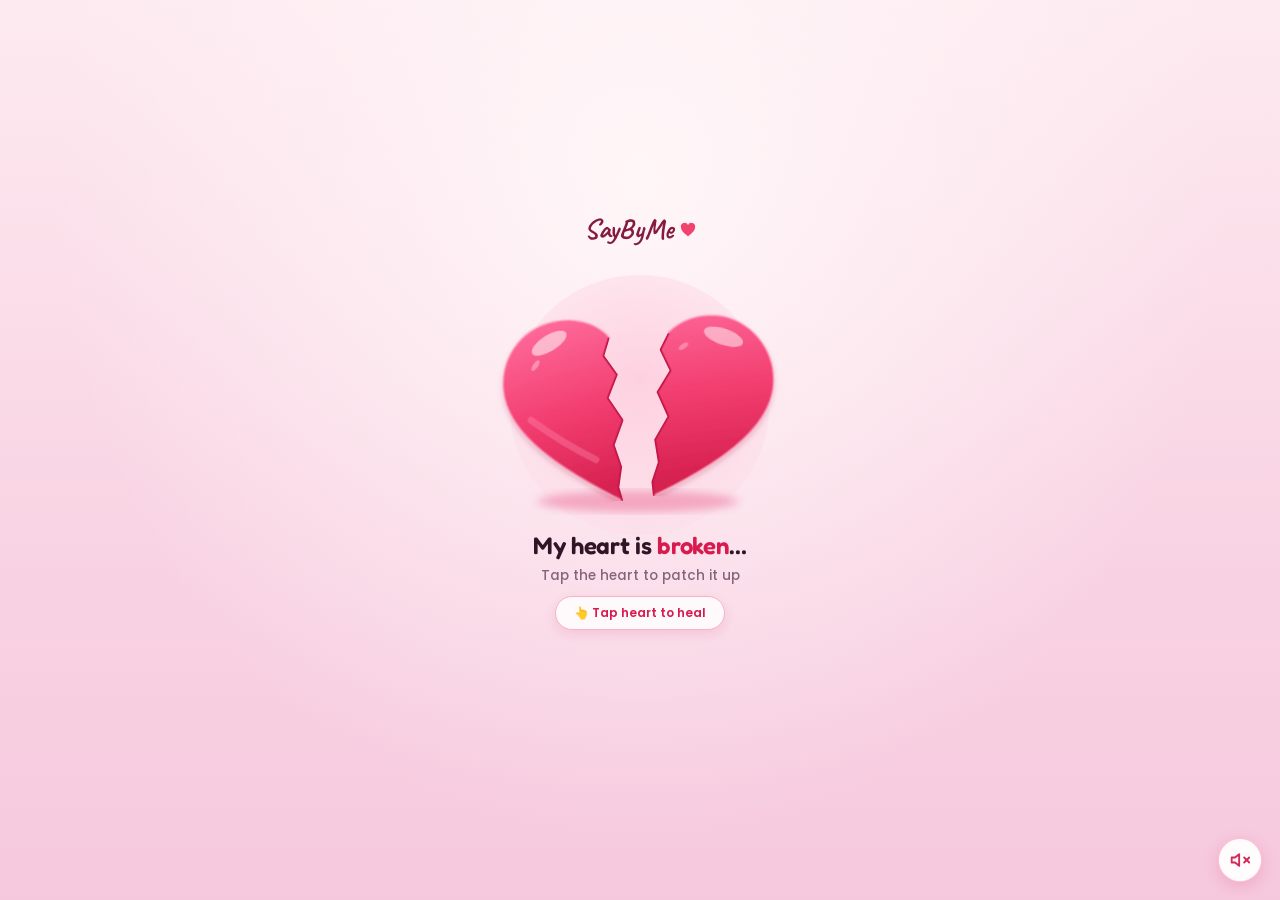
<file: patch-heart.html>
<!DOCTYPE html>
<html lang="en">
<head>
<meta charset="UTF-8">
<meta name="viewport" content="width=device-width, initial-scale=1, viewport-fit=cover">
<title>SayByMe – Patch the heart</title>
<link rel="preconnect" href="https://fonts.googleapis.com">
<link rel="preconnect" href="https://fonts.gstatic.com" crossorigin>
<link href="https://fonts.googleapis.com/css2?family=Caveat:wght@600;700&family=Fredoka:wght@600;700&family=Poppins:wght@400;500;600&display=swap" rel="stylesheet">
<style>
  :root {
    --crimson: #d81b4f;
    --crimson-dark: #b8123f;
    --crimson-gradient: linear-gradient(135deg, #f0446f 0%, #d81b4f 50%, #b8123f 100%);
    --wine: #851c3f;
    --rose: #f0446f;
    --ink: #2f1526;
    --paper-bg: #fffdfa;
  }

  * {
    box-sizing: border-box;
    margin: 0;
    padding: 0;
  }

  html, body {
    width: 100%;
    min-height: 100%;
    scrollbar-width: none !important;
    -ms-overflow-style: none !important;
  }

  html::-webkit-scrollbar,
  body::-webkit-scrollbar,
  *::-webkit-scrollbar {
    display: none !important;
    width: 0 !important;
    height: 0 !important;
  }

  body {
    min-height: 100vh;
    min-height: 100svh;
    display: flex;
    flex-direction: column;
    align-items: center;
    justify-content: center;
    overflow-x: hidden;
    font-family: 'Poppins', system-ui, -apple-system, sans-serif;
    color: var(--ink);
    background:
      radial-gradient(ellipse at 50% 20%, #fff6f8 0, transparent 65%),
      linear-gradient(180deg, #fdeaf0 0%, #f9d5e4 55%, #f6c8de 100%);
  }

  /* ---------- Page Wrapper (Compact & Clean on Mobile) ---------- */
  .stage-wrap {
    position: relative;
    width: 100%;
    max-width: 380px;
    min-height: 100svh;
    min-height: 100dvh;
    display: flex;
    flex-direction: column;
    align-items: center;
    justify-content: center;
    padding: max(16px, env(safe-area-inset-top) + 6px) max(14px, env(safe-area-inset-left)) max(72px, env(safe-area-inset-bottom) + 52px) max(14px, env(safe-area-inset-right));
    text-align: center;
    margin: 0 auto;
    z-index: 1;
    box-sizing: border-box;
  }

  /* Optional Gentle Top Tag */
  .top-tag {
    font-family: 'Caveat', cursive;
    font-size: clamp(24px, 6.5vw, 28px);
    font-weight: 700;
    color: var(--wine);
    margin-bottom: 2px;
    display: inline-flex;
    align-items: center;
    gap: 6px;
    line-height: 1.1;
  }

  .top-tag svg {
    width: 18px;
    height: 18px;
    fill: var(--rose);
  }

  /* ---------- The Heart Interactive Button ---------- */
  .heart-btn {
    position: relative;
    width: min(80vw, 280px);
    aspect-ratio: 904 / 880;
    max-height: min(38vh, 280px);
    border: 0;
    background: none;
    cursor: pointer;
    -webkit-tap-highlight-color: transparent;
    border-radius: 40px;
    margin: 4px auto 8px;
    display: flex;
    align-items: center;
    justify-content: center;
    transition: transform 0.2s ease;
    touch-action: manipulation;
  }

  .heart-btn:focus-visible {
    outline: 3px solid var(--rose);
    outline-offset: 6px;
  }

  .heart-btn.healed {
    cursor: default;
  }

  svg.art {
    width: 100%;
    height: auto;
    display: block;
    overflow: visible;
  }

  /* Halves: outer group = pose, inner group = idle tremble */
  .half {
    transition: transform 1s cubic-bezier(.34, 1.45, .55, 1);
  }

  .L {
    transform-origin: 505px 1100px;
    transform: translate(-48px, 10px) rotate(-5deg);
  }

  .R {
    transform-origin: 505px 1100px;
    transform: translate(48px, -6px) rotate(5deg);
  }

  .joined .L, .joined .R {
    transform: none;
  }

  .shadow {
    transform-origin: 505px 1110px;
    transition: transform 1s;
    transform: scale(1.12, 1);
  }

  .joined .shadow {
    transform: scale(1);
  }

  /* Crack line (only visible when joined) */
  .crack {
    opacity: 0;
    transition: opacity .6s .5s;
  }

  .joined .crack {
    opacity: 1;
  }

  /* Stitches */
  .st-line {
    stroke: #fff;
    stroke-width: 22;
    stroke-linecap: round;
    stroke-dasharray: 125;
    stroke-dashoffset: 125;
    transition: stroke-dashoffset .45s ease-out;
  }

  .st-hole {
    opacity: 0;
    transition: opacity .25s;
  }

  .sew .st-hole, .sew .st-line {
    transition-delay: calc(var(--i) * .42s);
  }

  .sew .st-line {
    stroke-dashoffset: 0;
  }

  .sew .st-hole {
    opacity: 1;
  }

  /* Bandages */
  .bd {
    transform-box: fill-box;
    transform-origin: 50% 50%;
    transform: scale(0) rotate(-40deg);
    opacity: 0;
    transition: transform .55s cubic-bezier(.3, 1.7, .5, 1), opacity .2s;
    transition-delay: calc(var(--i) * .35s);
  }

  .patch .bd {
    transform: scale(1) rotate(0);
    opacity: 1;
  }

  /* Mini hearts + sparks */
  .mini {
    transform-box: fill-box;
    transform-origin: 50% 100%;
    opacity: 0;
    transform: translateY(60px) scale(.2);
    transition: transform .8s cubic-bezier(.3, 1.6, .5, 1), opacity .4s;
    transition-delay: calc(var(--i) * .2s);
  }

  .done .mini {
    opacity: 1;
    transform: none;
  }

  .spark {
    stroke: #f2477a;
    stroke-width: 22;
    stroke-linecap: round;
    stroke-dasharray: 70;
    stroke-dashoffset: 70;
    transition: stroke-dashoffset .4s ease-out;
    transition-delay: calc(var(--i) * .07s);
  }

  .done .spark {
    stroke-dashoffset: 0;
  }

  @media (prefers-reduced-motion: no-preference) {
    .jit {
      transform-box: fill-box;
      transform-origin: 50% 100%;
    }

    .L .jit {
      animation: tremL 2.4s ease-in-out infinite;
    }

    .R .jit {
      animation: tremR 2.4s ease-in-out infinite .3s;
    }

    @keyframes tremL {
      0%, 100% { transform: translate(0, 0) rotate(0); }
      25% { transform: translate(-3px, 1px) rotate(-.6deg); }
      60% { transform: translate(2px, -1px) rotate(.4deg); }
    }

    @keyframes tremR {
      0%, 100% { transform: translate(0, 0) rotate(0); }
      30% { transform: translate(3px, -1px) rotate(.6deg); }
      65% { transform: translate(-2px, 1px) rotate(-.4deg); }
    }

    .joined .jit {
      animation: none;
    }

    .heart-btn:not(.healed):hover svg.art {
      animation: wiggle .5s;
    }

    @keyframes wiggle {
      0%, 100% { transform: rotate(0); }
      30% { transform: rotate(-1.5deg); }
      70% { transform: rotate(1.5deg); }
    }

    .beat {
      transform-origin: 505px 900px;
    }

    .done .beat {
      animation: beat 1.8s ease-in-out infinite 1s;
    }

    @keyframes beat {
      0%, 100% { transform: scale(1); }
      12% { transform: scale(1.045); }
      24% { transform: scale(1); }
      36% { transform: scale(1.03); }
      48% { transform: scale(1); }
    }

    .done .mini {
      animation: floaty 3s ease-in-out infinite 1.4s;
    }

    @keyframes floaty {
      0%, 100% { translate: 0 0; }
      50% { translate: 0 -10px; }
    }
  }

  @media (prefers-reduced-motion: reduce) {
    .half, .st-line, .st-hole, .bd, .mini, .spark {
      transition-duration: .01s;
      transition-delay: 0s !important;
    }
  }

  /* Flying particles burst */
  .pt {
    position: absolute;
    pointer-events: none;
    width: 22px;
    height: 22px;
    left: 50%;
    top: 60%;
    fill: #f4527a;
    z-index: 5;
  }

  /* ---------- Text + Hints ---------- */
  .hint {
    font: 600 clamp(20px, 5.5vw, 24px) 'Fredoka', sans-serif;
    text-align: center;
    min-height: 1.3em;
    letter-spacing: -0.3px;
    color: var(--ink);
  }

  .hint em {
    font-style: normal;
    color: var(--crimson);
  }

  .sub {
    font-size: 13.5px;
    color: #85647a;
    text-align: center;
    min-height: 1.5em;
    margin-top: 4px;
    font-weight: 500;
  }

  /* Pulse Tap Indicator */
  .tap-badge {
    margin-top: 10px;
    padding: 7px 18px;
    border-radius: 999px;
    background: rgba(255, 255, 255, 0.85);
    border: 1px solid #f7b2c5;
    font-size: 12px;
    font-weight: 600;
    color: var(--crimson);
    display: inline-flex;
    align-items: center;
    gap: 6px;
    box-shadow: 0 4px 12px rgba(216, 27, 79, 0.12);
    animation: pulseBadge 2s ease-in-out infinite;
  }

  @keyframes pulseBadge {
    0%, 100% { transform: scale(1); opacity: 0.95; }
    50% { transform: scale(1.05); opacity: 1; }
  }

  .healed-hide {
    transition: opacity 0.3s ease, transform 0.3s ease;
  }

  .is-healed .healed-hide {
    opacity: 0;
    pointer-events: none;
    transform: scale(0.9);
  }

  /* ---------- CELEBRATION POPUP MODAL ---------- */
  .celebrate-modal {
    position: fixed;
    inset: 0;
    z-index: 1000;
    display: flex;
    align-items: center;
    justify-content: center;
    padding: 18px;
    background: rgba(43, 18, 36, 0.45);
    backdrop-filter: blur(8px);
    -webkit-backdrop-filter: blur(8px);
    opacity: 0;
    pointer-events: none;
    transition: opacity 0.4s ease;
  }

  .celebrate-modal.active {
    opacity: 1;
    pointer-events: auto;
  }

  .celebrate-card {
    position: relative;
    width: 100%;
    max-width: 320px;
    background: linear-gradient(165deg, #ffffff 0%, #fff7fa 55%, #ffeef3 100%);
    border: 2px solid #ffd1dc;
    box-shadow: 0 24px 60px rgba(216, 27, 79, 0.28), 0 0 0 1px rgba(255, 255, 255, 0.85);
    border-radius: 26px;
    padding: 26px 20px 22px;
    text-align: center;
    transform: scale(0.8) translateY(30px);
    transition: transform 0.5s cubic-bezier(0.34, 1.56, 0.64, 1);
  }

  .celebrate-modal.active .celebrate-card {
    transform: scale(1) translateY(0);
  }

  .modal-close-btn {
    position: absolute;
    top: 12px;
    right: 14px;
    width: 28px;
    height: 28px;
    border-radius: 50%;
    border: 0;
    background: rgba(240, 68, 111, 0.12);
    color: var(--crimson);
    font-size: 16px;
    cursor: pointer;
    display: flex;
    align-items: center;
    justify-content: center;
    transition: background 0.2s;
  }

  .modal-close-btn:hover {
    background: rgba(240, 68, 111, 0.25);
  }

  .badge-icon-wrap {
    width: 58px;
    height: 58px;
    border-radius: 50%;
    margin: 0 auto 12px;
    background: linear-gradient(135deg, #ffeef3, #ffccd9);
    border: 1.5px solid #ffa3ba;
    display: flex;
    align-items: center;
    justify-content: center;
    font-size: 28px;
    box-shadow: 0 6px 18px rgba(216, 27, 79, 0.2);
    animation: badgePulse 2.2s infinite ease-in-out;
  }

  @keyframes badgePulse {
    0%, 100% { transform: scale(1); }
    50% { transform: scale(1.08); }
  }

  .popup-title {
    font-family: 'Caveat', cursive;
    font-weight: 700;
    font-size: 32px;
    line-height: 1.15;
    color: var(--wine);
    margin-bottom: 4px;
  }

  .popup-sub {
    font-family: 'Fredoka', sans-serif;
    font-size: 15px;
    color: var(--crimson);
    font-weight: 600;
    margin-bottom: 10px;
  }

  .popup-text {
    font-size: 13px;
    line-height: 1.55;
    color: #5b2342;
    margin-bottom: 14px;
    padding: 0 4px;
  }

  .popup-sign {
    border-top: 1px dashed #f6cbd7;
    padding-top: 10px;
    margin-top: 10px;
    font-size: 12px;
    font-style: italic;
    color: #8c586e;
    text-align: center;
  }

  .popup-sign .sender-name {
    display: block;
    font-family: 'Caveat', cursive;
    font-weight: 700;
    font-size: 24px;
    font-style: normal;
    color: var(--crimson);
    margin-top: 1px;
  }

  .btn-celebrate-action {
    margin-top: 14px;
    width: 100%;
    height: 42px;
    border: 0;
    border-radius: 999px;
    background: var(--crimson-gradient);
    color: #ffffff;
    font-family: 'Poppins', sans-serif;
    font-size: 14px;
    font-weight: 600;
    cursor: pointer;
    box-shadow: 0 5px 16px rgba(216, 27, 79, 0.3);
    transition: transform 0.15s, box-shadow 0.15s;
    display: inline-flex;
    align-items: center;
    justify-content: center;
    gap: 6px;
  }

  .btn-celebrate-action:hover {
    transform: translateY(-2px);
    box-shadow: 0 8px 20px rgba(216, 27, 79, 0.4);
  }

  .btn-celebrate-action:active {
    transform: scale(0.98);
  }

  /* Confetti Ribbons & Hearts */
  .confetti-piece {
    position: fixed;
    z-index: 1001;
    pointer-events: none;
  }

  /* Audio Button Matching Letter Pages */
  .audio-btn {
    position: fixed;
    bottom: max(14px, env(safe-area-inset-bottom));
    right: 14px;
    width: 40px;
    height: 40px;
    border-radius: 50%;
    background: rgba(255, 255, 255, 0.92);
    backdrop-filter: blur(10px);
    -webkit-backdrop-filter: blur(10px);
    border: 1.5px solid rgba(240, 68, 111, 0.2);
    box-shadow: 0 4px 14px rgba(216, 27, 79, 0.16);
    display: flex;
    align-items: center;
    justify-content: center;
    cursor: pointer;
    z-index: 100;
    transition: all 0.2s ease;
  }

  .audio-btn:hover {
    transform: scale(1.08);
    background: #ffffff;
  }
</style>
</head>
<body>

<!-- Audio Player -->
<audio id="bgmAudio" src="assets/The-Open-Sky-chosic.com_.mp3" loop preload="auto"></audio>

<main class="stage-wrap" id="stageWrap">
  
  <div class="top-tag">
    SayByMe
    <svg viewBox="0 0 24 24"><use href="#h"/></svg>
  </div>

  <!-- The Heart Button Interactive Stage -->
  <button class="heart-btn" id="heartBtn" type="button" aria-label="Broken heart. Tap to patch it up.">
    <svg class="art" id="art" viewBox="60 300 904 880" aria-hidden="true">
      <defs>
        <symbol id="h" viewBox="0 0 24 24"><path d="M12 21.5C5.5 17 2.5 13.2 2.5 9.2A5 5 0 0 1 12 6.6a5 5 0 0 1 9.5 2.6c0 4-3 7.8-9.5 12.3z"/></symbol>

        <linearGradient id="hg" x1="0" y1="0" x2=".25" y2="1">
          <stop offset="0" stop-color="#ff6f9f"/><stop offset=".55" stop-color="#f23d6f"/><stop offset="1" stop-color="#d5204f"/>
        </linearGradient>
        <radialGradient id="bg" cx=".5" cy=".4" r=".7"><stop offset="0" stop-color="#ffb3cc" stop-opacity=".5"/><stop offset="1" stop-color="#ffb3cc" stop-opacity="0"/></radialGradient>
        <filter id="blur"><feGaussianBlur stdDeviation="14"/></filter>
        <filter id="soft" x="-20%" y="-20%" width="140%" height="150%"><feDropShadow dx="0" dy="10" stdDeviation="8" flood-color="#a3123c" flood-opacity=".25"/></filter>

        <!-- zig-zag crack -->
        <clipPath id="clipL"><polygon points="0,0 508,0 508,572 486,628 524,692 488,765 530,840 494,918 512,990 497,1055 506,1100 0,1100"/></clipPath>
        <clipPath id="clipR"><polygon points="508,0 1100,0 1100,1100 506,1100 497,1055 512,990 494,918 530,840 488,765 524,692 486,628 508,572"/></clipPath>

        <path id="heartShape" d="M508 572C470 520 400 495 330 505C220 520 152 610 152 710C152 860 330 990 505 1100C690 990 862 860 862 710C862 610 790 520 685 503C610 495 545 525 508 572Z"/>
      </defs>

      <!-- soft glow + floor shadow -->
      <circle cx="510" cy="800" r="420" fill="url(#bg)"/>
      <ellipse class="shadow" cx="505" cy="1112" rx="290" ry="34" fill="#ec6f9a" opacity=".5" filter="url(#blur)"/>

      <!-- sparks -->
      <g>
        <line class="spark" style="--i:0" x1="172" y1="478" x2="198" y2="520"/>
        <line class="spark" style="--i:1" x1="108" y1="520" x2="160" y2="548"/>
        <line class="spark" style="--i:2" x1="105" y1="598" x2="140" y2="598"/>
        <line class="spark" style="--i:0" x1="845" y1="478" x2="822" y2="520"/>
        <line class="spark" style="--i:1" x1="915" y1="520" x2="862" y2="548"/>
        <line class="spark" style="--i:2" x1="918" y1="598" x2="884" y2="598"/>
      </g>

      <!-- floating mini hearts -->
      <use class="mini" style="--i:1" href="#h" x="468" y="414" width="92" height="92" fill="#f45d86"/>
      <use class="mini" style="--i:2" href="#h" x="570" y="326" width="100" height="100" fill="#f7739a"/>

      <g class="beat">
        <!-- LEFT half -->
        <g class="half L">
          <g class="jit">
            <g clip-path="url(#clipL)" filter="url(#soft)">
              <use href="#heartShape" fill="url(#hg)" stroke="#ff9dbd" stroke-opacity=".55" stroke-width="7"/>
              <ellipse cx="312" cy="572" rx="64" ry="26" transform="rotate(-27 312 572)" fill="#fff" opacity=".55"/>
              <ellipse cx="262" cy="640" rx="20" ry="8" transform="rotate(-50 262 640)" fill="#fff" opacity=".35"/>
              <path d="M232 815Q330 900 430 960" stroke="#ff8fb2" stroke-opacity=".35" stroke-width="22" fill="none" stroke-linecap="round"/>
              <polyline points="508,572 486,628 524,692 488,765 530,840 494,918 512,990 497,1055 506,1100" fill="none" stroke="#c4194a" stroke-width="12" stroke-linejoin="miter"/>
            </g>
          </g>
        </g>

        <!-- RIGHT half -->
        <g class="half R">
          <g class="jit">
            <g clip-path="url(#clipR)" filter="url(#soft)">
              <use href="#heartShape" fill="url(#hg)" stroke="#ff9dbd" stroke-opacity=".55" stroke-width="7"/>
              <ellipse cx="688" cy="568" rx="66" ry="26" transform="rotate(14 688 568)" fill="#fff" opacity=".5"/>
              <ellipse cx="562" cy="610" rx="18" ry="8" transform="rotate(-40 562 610)" fill="#fff" opacity=".3"/>
              <polyline points="508,572 486,628 524,692 488,765 530,840 494,918 512,990 497,1055 506,1100" fill="none" stroke="#c4194a" stroke-width="12" stroke-linejoin="miter"/>
            </g>
          </g>
        </g>

        <!-- crack line once joined -->
        <g class="crack">
          <polyline points="508,572 486,628 524,692 488,765 530,840 494,918 512,990 497,1055 506,1100" fill="none" stroke="#fff" stroke-width="8" stroke-linejoin="round" stroke-linecap="round" opacity=".95"/>
          <polyline points="508,572 486,628 524,692 488,765 530,840 494,918 512,990 497,1055 506,1100" fill="none" stroke="#ff9dbd" stroke-width="2" transform="translate(5 0)" opacity=".8"/>
        </g>

        <!-- stitches -->
        <g id="stitches">
          <g style="--i:0">
            <ellipse class="st-hole" cx="466" cy="727" rx="23" ry="17" fill="#9d1239" stroke="#e8667f" stroke-width="3" transform="rotate(-14 466 727)"/>
            <ellipse class="st-hole" cx="570" cy="700" rx="23" ry="17" fill="#9d1239" stroke="#e8667f" stroke-width="3" transform="rotate(-14 570 700)"/>
            <line class="st-line" x1="466" y1="728" x2="570" y2="700"/>
          </g>
          <g style="--i:1">
            <ellipse class="st-hole" cx="448" cy="830" rx="23" ry="17" fill="#9d1239" stroke="#e8667f" stroke-width="3" transform="rotate(-14 448 830)"/>
            <ellipse class="st-hole" cx="545" cy="806" rx="23" ry="17" fill="#9d1239" stroke="#e8667f" stroke-width="3" transform="rotate(-14 545 806)"/>
            <line class="st-line" x1="448" y1="831" x2="545" y2="806"/>
          </g>
          <g style="--i:2">
            <ellipse class="st-hole" cx="486" cy="925" rx="23" ry="17" fill="#9d1239" stroke="#e8667f" stroke-width="3" transform="rotate(-14 486 925)"/>
            <ellipse class="st-hole" cx="570" cy="900" rx="23" ry="17" fill="#9d1239" stroke="#e8667f" stroke-width="3" transform="rotate(-14 570 900)"/>
            <line class="st-line" x1="486" y1="926" x2="570" y2="900"/>
          </g>
        </g>

        <!-- bandages -->
        <g transform="translate(342 700) rotate(-28)">
          <g class="bd" style="--i:0">
            <rect x="-106" y="-33" width="212" height="66" rx="33" fill="#f7c995" stroke="#e9b27d" stroke-width="3"/>
            <rect x="-40" y="-33" width="80" height="66" fill="#fbe1bf"/>
            <rect x="-96" y="-27" width="192" height="10" rx="5" fill="#fff" opacity=".3"/>
            <use href="#h" x="-27" y="-27" width="54" height="54" fill="#f4527a"/>
            <g fill="#ee9a5c"><circle cx="-82" cy="-12" r="5.500"/><circle cx="-62" cy="10" r="5.500"/><circle cx="-88" cy="14" r="5"/><circle cx="82" cy="-14" r="5.500"/><circle cx="64" cy="10" r="5.500"/><circle cx="88" cy="12" r="5"/></g>
          </g>
        </g>
        <g transform="translate(670 822) rotate(30)">
          <g class="bd" style="--i:1">
            <rect x="-106" y="-33" width="212" height="66" rx="33" fill="#f7c995" stroke="#e9b27d" stroke-width="3"/>
            <rect x="-40" y="-33" width="80" height="66" fill="#fbe1bf"/>
            <rect x="-96" y="-27" width="192" height="10" rx="5" fill="#fff" opacity=".3"/>
            <use href="#h" x="-27" y="-27" width="54" height="54" fill="#f4527a"/>
            <g fill="#ee9a5c"><circle cx="-82" cy="-12" r="5.500"/><circle cx="-62" cy="10" r="5.500"/><circle cx="-88" cy="14" r="5"/><circle cx="82" cy="-14" r="5.500"/><circle cx="64" cy="10" r="5.500"/><circle cx="88" cy="12" r="5"/></g>
          </g>
        </g>
      </g>
    </svg>
  </button>

  <p class="hint" id="hint" aria-live="polite">My heart is <em>broken</em>…</p>
  <p class="sub" id="sub">Tap the heart to patch it up</p>

  <div class="tap-badge healed-hide" id="tapBadge">
    <span>👆 Tap heart to heal</span>
  </div>

</main>

<!-- Floating Audio Toggle Button Matching Preview & Letter Pages -->
<button type="button" class="audio-btn" id="audioBtn" aria-label="Toggle background music">
  <svg id="audioIcon" width="18" height="18" viewBox="0 0 24 24" fill="none" stroke="#d12957" stroke-width="2" stroke-linecap="round" stroke-linejoin="round">
    <polygon points="11 5 6 9 2 9 2 15 6 15 11 19 11 5"></polygon>
    <path id="soundWaves" d="M15.5 8.5a5 5 0 0 1 0 7M19 5.5a9 9 0 0 1 0 13"></path>
    <g id="muteLines" style="display:none;">
      <line x1="23" y1="9" x2="17" y2="15"></line>
      <line x1="17" y1="9" x2="23" y2="15"></line>
    </g>
  </svg>
</button>

<!-- =========================================================================
     CELEBRATION POPUP DIALOG (Appears automatically once patched up)
     ========================================================================= -->
<div class="celebrate-modal" id="celebrateModal" role="dialog" aria-modal="true" aria-labelledby="popupTitle">
  <div class="celebrate-card">
    <button type="button" class="modal-close-btn" id="modalCloseBtn" aria-label="Close dialog">×</button>
    
    <div class="badge-icon-wrap">💖</div>
    
    <h2 class="popup-title" id="popupTitle">All Patched Up! ♡</h2>
    <p class="popup-sub">Thank you for forgiving me</p>

    <div class="popup-sign">
      Forever with sincere love,
      <strong class="sender-name" id="popupSender">Me</strong>
    </div>

    <button type="button" class="btn-celebrate-action" id="btnWeAreGood">
      <span>We're Good Now! 💕</span>
    </button>
  </div>
</div>

<script src="convex-client.js"></script>
<script src="bgm.js"></script>
<script>
  /* ----- Data Integration from URL / Session / Convex ----- */
  const q = new URLSearchParams(location.search);
  const slug = q.get('slug') || sessionStorage.getItem('saybyme_apology_slug') || sessionStorage.getItem('saybyme_proposal_slug');
  const sessionSender = sessionStorage.getItem('saybyme_sender_name') || 'Me';
  const sessionMsg = sessionStorage.getItem('saybyme_apology_message');

  const popupSender = document.getElementById('popupSender');

  if (q.get('from')) popupSender.textContent = q.get('from');
  else if (sessionSender) popupSender.textContent = sessionSender;

  if (slug && typeof getApologyFromConvex === 'function') {
    getApologyFromConvex(slug).then(data => {
      if (data && data.senderName && popupSender) {
        popupSender.textContent = data.senderName;
      }
    }).catch(() => {});
  }

  const btn  = document.getElementById('heartBtn');
  const art  = document.getElementById('art');
  const hint = document.getElementById('hint');
  const sub  = document.getElementById('sub');
  const tapBadge = document.getElementById('tapBadge');
  const stageWrap = document.getElementById('stageWrap');
  const celebrateModal = document.getElementById('celebrateModal');
  const modalCloseBtn = document.getElementById('modalCloseBtn');
  const btnWeAreGood = document.getElementById('btnWeAreGood');

  const audioBtn = document.getElementById('audioBtn');
  const bgm = document.getElementById('bgmAudio');
  const soundWaves = document.getElementById('soundWaves');
  const muteLines = document.getElementById('muteLines');

  const reduce = matchMedia('(prefers-reduced-motion: reduce)').matches;
  let timers = [], busy = false, healed = false;
  let soundOn = true, ctx;

  const later = (fn, ms) => timers.push(setTimeout(fn, ms));

  // Audio Playback & Sound Synchronization (Managed by bgm.js)
  if (bgm) {
    bgm.addEventListener('play', () => { soundOn = true; });
    bgm.addEventListener('pause', () => { soundOn = false; });
    soundOn = !bgm.paused;
  }

  /* ----- Melodic Tone Chimes ----- */
  function playChime(freqs = [523.25, 659.25, 783.99, 1046.5], speed = 0.11) {
    if (!soundOn) return;
    try {
      ctx = ctx || new (window.AudioContext || window.webkitAudioContext)();
      freqs.forEach((f, i) => {
        const o = ctx.createOscillator(), g = ctx.createGain(), t = ctx.currentTime + i * speed;
        o.type = 'sine'; o.frequency.value = f;
        g.gain.setValueAtTime(0, t);
        g.gain.linearRampToValueAtTime(0.18, t + 0.02);
        g.gain.exponentialRampToValueAtTime(0.001, t + 0.85);
        o.connect(g).connect(ctx.destination);
        o.start(t); o.stop(t + 0.95);
      });
    } catch (e) {}
  }

  /* ----- Heart Particles Burst from Center ----- */
  function burst() {
    if (reduce) return;
    for (let i = 0; i < 22; i++) {
      const s = document.createElementNS('http://www.w3.org/2000/svg', 'svg');
      s.setAttribute('viewBox', '0 0 24 24');
      s.setAttribute('class', 'pt');
      s.innerHTML = '<use href="#h"/>';
      btn.appendChild(s);
      const a = (Math.PI * 2 * i) / 22 + Math.random() * .4;
      const d = 130 + Math.random() * 160;
      const k = s.animate([
        { transform: 'translate(-50%,-50%) scale(.3)', opacity: 1 },
        { transform: `translate(calc(-50% + ${Math.cos(a) * d}px), calc(-50% + ${Math.sin(a) * d - 30}px)) scale(${.8 + Math.random()})`, opacity: 0 }
      ], { duration: 1100 + Math.random() * 600, easing: 'cubic-bezier(.2,.7,.3,1)' });
      k.onfinish = () => s.remove();
    }
  }

  /* ----- Full-Screen Confetti & Ribbon Explosion ----- */
  function launchCelebrationConfetti() {
    if (reduce) return;
    const colors = ['#f0446f', '#ff7399', '#ffb3c6', '#ffccd9', '#ffffff', '#ffd166', '#d81b4f'];
    
    // 50 celebratory confetti pieces
    for (let i = 0; i < 55; i++) {
      const el = document.createElement('div');
      el.className = 'confetti-piece';
      const isHeart = Math.random() > 0.45;
      const size = 10 + Math.random() * 14;
      
      if (isHeart) {
        el.innerHTML = `<svg viewBox="0 0 24 24" width="${size}" height="${size}" fill="${colors[Math.floor(Math.random() * colors.length)]}"><use href="#h"/></svg>`;
      } else {
        el.style.width = (6 + Math.random() * 8) + 'px';
        el.style.height = (12 + Math.random() * 12) + 'px';
        el.style.backgroundColor = colors[Math.floor(Math.random() * colors.length)];
        el.style.borderRadius = '3px';
      }

      el.style.left = (Math.random() * 100) + 'vw';
      el.style.top = '-20px';
      el.style.opacity = '1';
      document.body.appendChild(el);

      const fallDuration = 2200 + Math.random() * 1800;
      const driftX = (Math.random() - 0.5) * 160;
      const rotateDeg = Math.random() * 720 - 360;

      const anim = el.animate([
        { transform: 'translate3d(0, 0, 0) rotate(0deg)', opacity: 1 },
        { transform: `translate3d(${driftX}px, calc(105vh), 0) rotate(${rotateDeg}deg)`, opacity: 0 }
      ], {
        duration: fallDuration,
        delay: Math.random() * 600,
        easing: 'cubic-bezier(0.25, 0.46, 0.45, 0.94)'
      });

      anim.onfinish = () => el.remove();
    }
  }

  /* ----- The Core Patching & Healing Sequence ----- */
  function heal() {
    if (busy || healed) return;
    busy = true;
    
    // Tactile click feedback
    btn.style.transform = 'scale(0.96)';
    setTimeout(() => { btn.style.transform = ''; }, 160);

    stageWrap.classList.add('is-healed');
    sub.textContent = 'Patching with love…';
    playChime([523.25, 659.25], 0.14);

    // 1. Halves slide together
    art.classList.add('joined');

    // 2. Stitches sewn one by one
    later(() => {
      art.classList.add('sew');
      playChime([659.25, 783.99, 880], 0.35);
    }, 950);

    // 3. Bandages stick on with cute bounce
    later(() => {
      art.classList.add('patch');
      playChime([880, 987.77], 0.2);
    }, 2400);

    // 4. Celebration burst & heart rhythm
    later(() => {
      art.classList.add('done');
      burst();
      hint.innerHTML = 'All patched up! <em>♡</em>';
      sub.textContent = 'Small apologies, big relationships.';
      btn.classList.add('healed');
      btn.setAttribute('aria-label', 'Heart patched up');
      art.classList.add('beat-on');
      healed = true;
      busy = false;
      btn.disabled = true;

      // Mark forgiven in Convex
      if (slug && typeof markApologyForgivenInConvex === 'function') {
        markApologyForgivenInConvex(slug);
      }

      // 5. Trigger celebrations & popup
      playChime([523.25, 659.25, 783.99, 1046.5, 1318.5], 0.1);
      launchCelebrationConfetti();

      // Show Celebration Popup smoothly after 600ms
      setTimeout(() => {
        celebrateModal.classList.add('active');
        launchCelebrationConfetti();
      }, 700);

    }, 3300);
  }

  btn.addEventListener('click', heal);

  // Close celebration modal
  modalCloseBtn.addEventListener('click', () => {
    celebrateModal.classList.remove('active');
  });

  celebrateModal.addEventListener('click', (e) => {
    if (e.target === celebrateModal) {
      celebrateModal.classList.remove('active');
    }
  });

  // Action button inside celebration modal
  btnWeAreGood.addEventListener('click', () => {
    btnWeAreGood.innerHTML = '<span>Big Hug Sent! 🥰</span>';
    btnWeAreGood.style.background = 'linear-gradient(135deg, #10b981 0%, #059669 100%)';
    burst();
    launchCelebrationConfetti();
    playChime([659.25, 880, 1046.5], 0.08);
    setTimeout(() => {
      celebrateModal.classList.remove('active');
    }, 1200);
  });
</script>
</body>
</html>
</file>
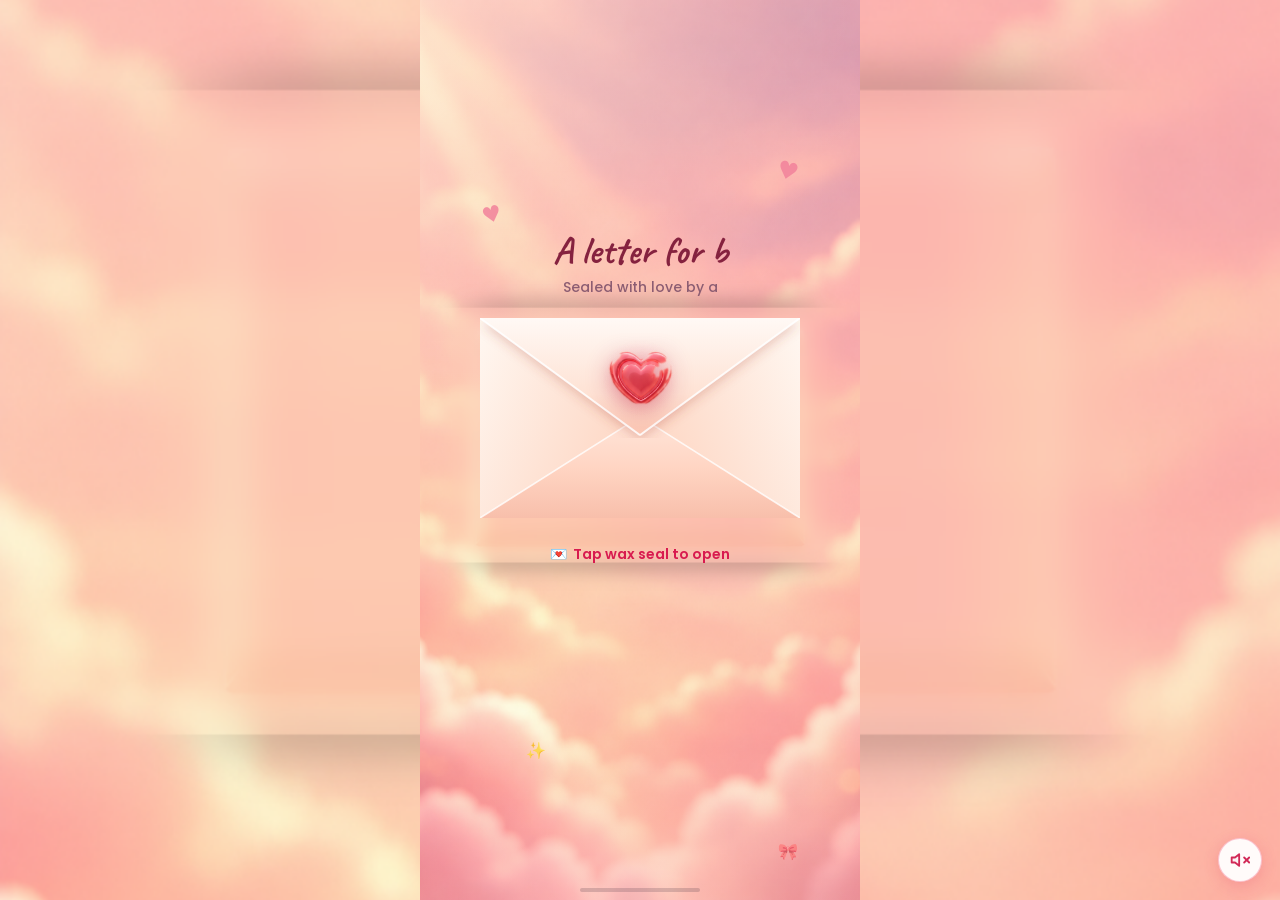
<file: preview.html>
<!DOCTYPE html>
<html lang="en">
<head>
<meta charset="UTF-8">
<meta name="viewport" content="width=device-width, initial-scale=1, viewport-fit=cover">
<title>SayByMe – A Letter For You ♡</title>
<link rel="preconnect" href="https://fonts.googleapis.com">
<link rel="preconnect" href="https://fonts.gstatic.com" crossorigin>
<link href="https://fonts.googleapis.com/css2?family=Caveat:wght@600;700&family=Fredoka:wght@600;700&family=Kaushan+Script&family=Poppins:wght@400;500;600;700&display=swap" rel="stylesheet">
<link rel="stylesheet" href="preview.css?v=115">
<style>
  html, body {
    width: 100% !important;
    height: 100% !important;
    margin: 0 !important;
    padding: 0 !important;
    overflow: hidden !important;
    scrollbar-width: none !important;
    -ms-overflow-style: none !important;
    background: transparent !important;
  }
  html::-webkit-scrollbar, body::-webkit-scrollbar, *::-webkit-scrollbar {
    display: none !important;
    width: 0 !important;
    height: 0 !important;
  }
  .envelope-shadow {
    display: none !important;
    opacity: 0 !important;
    visibility: hidden !important;
    height: 0 !important;
    width: 0 !important;
    pointer-events: none !important;
  }
  .env-pocket-svg {
    overflow: hidden !important;
  }
  .envelope-box {
    box-shadow: none !important;
    filter: none !important;
    -webkit-filter: none !important;
  }
</style>
</head>
<body>

<!-- Audio Player -->
<audio id="bgmAudio" src="assets/The-Open-Sky-chosic.com_.mp3" loop preload="auto"></audio>

<!-- Floating Audio Mute / Unmute Button -->
<button type="button" class="audio-btn" id="audioBtn" aria-label="Toggle background music">
  <svg id="audioIcon" width="20" height="20" viewBox="0 0 24 24" fill="none" stroke="#d12957" stroke-width="2" stroke-linecap="round" stroke-linejoin="round">
    <polygon points="11 5 6 9 2 9 2 15 6 15 11 19 11 5"></polygon>
    <line x1="23" y1="9" x2="17" y2="15"></line>
    <line x1="17" y1="9" x2="23" y2="15"></line>
  </svg>
</button>

<div class="preview-viewport-center">
  
  <!-- =========================================================================
       PAGE 1: EXACT PEACH-CREAM ENVELOPE (REDUCED SIZE & PRESERVED COLORS)
       ========================================================================= -->
  <main class="mobile-screen-stage" id="sceneEnvelope">
    
    <!-- Sun Rays Overlay -->
    <div class="sun-rays" aria-hidden="true"></div>

    <!-- Drifting Ambient Sparkles -->
    <div class="particles-layer" id="particlesLayer" aria-hidden="true"></div>

    <!-- Top Floating Decorative Hearts -->
    <span class="decor-heart decor-heart-tl" aria-hidden="true">♥</span>
    <span class="decor-heart decor-heart-tr" aria-hidden="true">♥</span>

    <!-- Centered Content Wrapper (Envelope exactly in center, Heading on top) -->
    <div class="envelope-scene-content">
      <!-- Screen Heading Moved Upwards On Top of Letter -->
      <header class="envelope-header">
        <h1 class="letter-title">A letter for <span id="recipientName">b</span></h1>
        <p class="sealed-by">Sealed with love by <span id="senderName">a</span></p>
      </header>

      <!-- The 3D Floating Envelope Wrapper (Positioned Exactly in Middle) -->
      <div class="envelope-float-wrap" id="envelopeFloatWrap">
        
        <!-- Interactive Envelope -->
        <div class="envelope-box" id="envelopeBox" role="button" tabindex="0" aria-label="Click to open letter">

        <!-- Envelope Body Flaps with ORIGINAL Dreamy Peach/Cream Gradients -->
        <svg class="env-pocket-svg" viewBox="0 0 240 150" preserveAspectRatio="none">
          <defs>
            <!-- Left Fold Gradient -->
            <linearGradient id="foldLeft" x1="0" y1="0" x2="1" y2="0.6">
              <stop offset="0%" stop-color="#fff8f2"/>
              <stop offset="60%" stop-color="#fee3d5"/>
              <stop offset="100%" stop-color="#fed6c3"/>
            </linearGradient>
            <!-- Right Fold Gradient -->
            <linearGradient id="foldRight" x1="1" y1="0" x2="0" y2="0.6">
              <stop offset="0%" stop-color="#fff8f2"/>
              <stop offset="60%" stop-color="#fee3d5"/>
              <stop offset="100%" stop-color="#fed6c3"/>
            </linearGradient>
            <!-- Bottom Fold Gradient -->
            <linearGradient id="foldBottom" x1="0.5" y1="1" x2="0.5" y2="0">
              <stop offset="0%" stop-color="#f8bfab"/>
              <stop offset="50%" stop-color="#ffd5c3"/>
              <stop offset="100%" stop-color="#ffe6db"/>
            </linearGradient>
          </defs>
          <!-- Left Fold -->
          <polygon points="0,0 120,76 0,150" fill="url(#foldLeft)"/>
          <!-- Right Fold -->
          <polygon points="240,0 120,76 240,150" fill="url(#foldRight)"/>
          <!-- Bottom Fold -->
          <polygon points="0,150 120,74 240,150" fill="url(#foldBottom)"/>
          <!-- Elegant Paper Crease Highlights -->
          <line x1="0" y1="0" x2="120" y2="76" stroke="#ffffff" stroke-width="1.2" opacity="0.7"/>
          <line x1="240" y1="0" x2="120" y2="76" stroke="#ffffff" stroke-width="1.2" opacity="0.7"/>
          <line x1="0" y1="150" x2="120" y2="74" stroke="#ffffff" stroke-width="1.2" opacity="0.8"/>
          <line x1="240" y1="150" x2="120" y2="74" stroke="#ffffff" stroke-width="1.2" opacity="0.8"/>
        </svg>

        <!-- Top Triangular Flap (flips open in 3D!) -->
        <div class="env-flap-top" id="envFlapTop">
          <svg class="flap-svg" viewBox="0 0 240 85" preserveAspectRatio="none">
            <defs>
              <linearGradient id="flapGrad" x1="0.5" y1="0" x2="0.5" y2="1">
                <stop offset="0%" stop-color="#fff9f5"/>
                <stop offset="65%" stop-color="#fee2d4"/>
                <stop offset="100%" stop-color="#fbc5b1"/>
              </linearGradient>
              <filter id="flapDropShadow" x="-10%" y="-10%" width="120%" height="140%">
                <feDropShadow dx="0" dy="3" stdDeviation="4" flood-color="#af4c39" flood-opacity="0.28"/>
              </filter>
            </defs>
            <polygon points="0,0 240,0 120,83" fill="url(#flapGrad)" filter="url(#flapDropShadow)"/>
            <line x1="0" y1="0" x2="120" y2="83" stroke="#ffffff" stroke-width="1.4" opacity="0.85"/>
            <line x1="240" y1="0" x2="120" y2="83" stroke="#ffffff" stroke-width="1.4" opacity="0.85"/>
          </svg>

          <!-- The Original Glossy 3D Ruby Heart Wax Seal -->
          <div class="wax-seal-btn" id="waxSealBtn">
            <img src="images/heart-wax-seal.png" alt="Glossy Heart Wax Seal" class="wax-seal-img" id="waxSealImg">
            <span class="seal-glow"></span>
          </div>
        </div>

      </div>

    </div>

    <!-- Below Envelope Tap Instruction -->
    <div class="tap-instruction" id="tapInstruction">
      <span class="icon-env">💌</span>
      <span>Tap wax seal to open</span>
    </div>
  </div><!-- /.envelope-scene-content -->

  <!-- Lower Accents -->
    <span class="decor-sparkle-bl" aria-hidden="true">✨</span>
    <span class="decor-bow-br" aria-hidden="true">🎀</span>

    <!-- Home Indicator Bar at Bottom of Phone -->
    <div class="home-indicator" aria-hidden="true"></div>

  </main>


  <!-- =========================================================================
       PAGE 2: THE EXPANDED LOVE & APOLOGY LETTER (Next Page)
       ========================================================================= -->
  <section class="scene-letter" id="sceneLetter" aria-label="Opened Apology Letter" style="display: none;">
    <div class="letter-parchment-container">
      
      <!-- Back to Envelope button -->
      <button type="button" class="btn-fold-back" id="btnFoldBack">
        <svg viewBox="0 0 24 24" width="18" height="18" fill="none" stroke="currentColor" stroke-width="2.4" stroke-linecap="round" stroke-linejoin="round">
          <polyline points="15 18 9 12 15 6"></polyline>
        </svg>
        <span>Back to Envelope</span>
      </button>

      <!-- The Letter Paper Card -->
      <article class="letter-card-full" id="letterCardFull">
        
        <!-- Letter Top Ribbon -->
        <div class="letter-top-row">
          <div class="letter-brand">
            <svg viewBox="0 0 48 48" width="22" height="22" fill="none" stroke="#e23d68" stroke-width="3.4" stroke-linecap="round" stroke-linejoin="round">
              <path d="M24 42C10 32 5 25 5 17.5A10.5 10.5 0 0 1 24 12a10.5 10.5 0 0 1 19 5.5C43 25 38 32 24 42z"/>
            </svg>
            <span>SayByMe Apology</span>
          </div>
          <span class="sincere-stamp" id="letterStampBadge">💖 100% Sincere</span>
        </div>

        <!-- Greeting -->
        <h2 class="letter-salutation">
          Dearest <span class="highlight-name" id="letterRecipientName">b</span>, ♡
        </h2>

        <!-- The "What Happened" Confession Section -->
        <div class="confession-box" id="confessionBox">
          <span class="confession-kicker">What happened:</span>
          <p class="confession-text" id="confessionText">
            I know I hurt your feelings earlier, and seeing you upset broke my heart.
          </p>
        </div>

        <!-- Main Apology Letter Body -->
        <div class="letter-main-body">
          <p id="letterMessageText">
            I am truly, deeply sorry from the bottom of my heart. You mean everything to me, and my priority will always be protecting your smile and cherishing our relationship. I promise to listen better, understand deeper, and never take you for granted.
          </p>
        </div>

        <!-- Chosen Reconciliation Animation / Illustration Artwork -->
        <div class="reconciliation-art-card" id="reconciliationArtCard">
          <div class="art-thumb-wrapper">
            <img id="reconciliationImg" src="assets/patchup_kittens.jpg" alt="Mending Hearts" class="reconcile-img">
            <div class="art-badge" id="reconciliationBadge">Patch-up Promise ✨</div>
          </div>
          <p class="art-caption" id="reconciliationCaption">
            Piecing back our sweet memories together with endless love and cuddles.
          </p>
        </div>

        <!-- Forgiveness Question & Interactive Action Buttons -->
        <div class="forgive-section">
          <h3 class="forgive-question">Will you forgive me? ♡</h3>
          
          <div class="forgive-actions-row">
            <button type="button" class="btn-forgive yes" id="btnForgiveYes">
              <span>Yes, I forgive you! 💕</span>
            </button>
            <button type="button" class="btn-forgive hug" id="btnForgiveHug">
              <span>Warm Hug First 🫂</span>
            </button>
          </div>

          <!-- Celebration Banner on Forgiveness -->
          <div class="forgiven-banner" id="forgivenBanner" style="display: none;">
            <div class="banner-hearts">💖 🥰 ✨ 💕 🌸</div>
            <h4>Officially Patched Up!</h4>
            <p>Thank you for your forgiving heart. I love you more than words can say!</p>
          </div>
        </div>

      </article>

    </div>
  </section>

</div>

<script src="convex-client.js"></script>
<script src="bgm.js"></script>
<script src="preview.js?v=111"></script>
</body>
</html>
</file>
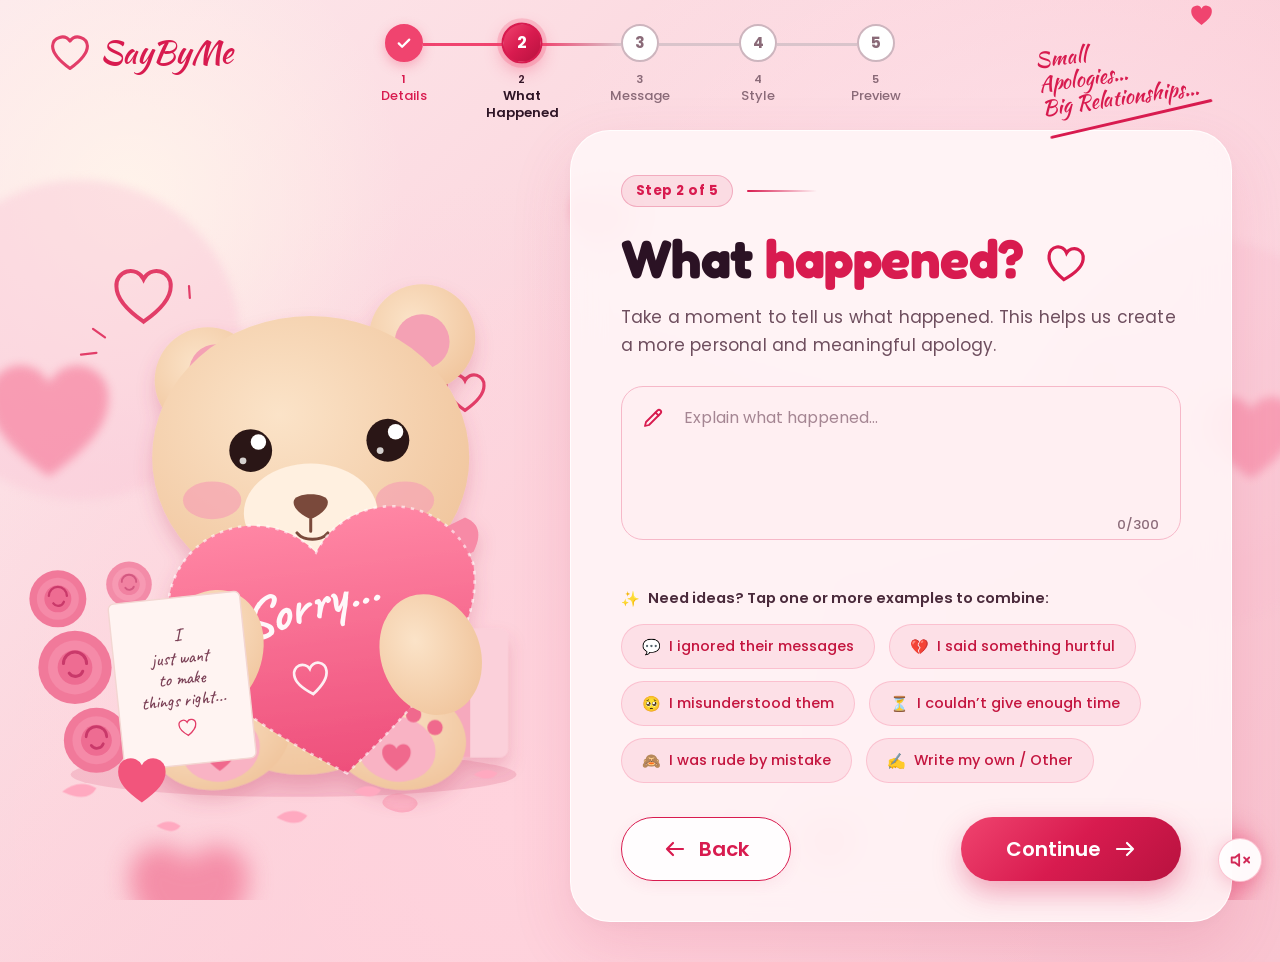
<file: saybyme-step2.html>
<!DOCTYPE html>
<html lang="en">
<head>
<meta charset="UTF-8">
<meta name="viewport" content="width=device-width, initial-scale=1">
<title>SayByMe – What happened? 💌</title>
<link rel="preconnect" href="https://fonts.googleapis.com">
<link rel="preconnect" href="https://fonts.gstatic.com" crossorigin>
<link href="https://fonts.googleapis.com/css2?family=Caveat:wght@500;700&family=Fredoka:wght@600;700&family=Kaushan+Script&family=Poppins:wght@400;500;600;700&display=swap" rel="stylesheet">
<link rel="stylesheet" href="step2.css?v=11">
</head>
<body>

<!-- Reusable Vector Symbols -->
<svg width="0" height="0" style="position:absolute" aria-hidden="true">
  <symbol id="heart" viewBox="0 0 24 24"><path d="M12 21.5C5.5 17 2.5 13.2 2.5 9.2A5 5 0 0 1 12 6.6a5 5 0 0 1 9.5 2.6c0 4-3 7.8-9.5 12.3z"/></symbol>
  <symbol id="rose" viewBox="-20 -20 40 40">
    <circle r="19" fill="#f1799a"/><circle r="14" fill="#f58aa8"/><circle r="9" fill="#ee6c92"/>
    <path d="M-6 -2a6 6 0 0 1 12 0M-3 3a4 4 0 0 0 7 -1" stroke="#c9396a" stroke-width="1.6" fill="none" stroke-linecap="round"/>
  </symbol>
</svg>

<!-- Ambient Background Decorations -->
<div class="bg" aria-hidden="true">
  <div class="blob b1"></div>
  <div class="blob b2"></div>
  <svg class="h float" style="left:-2%;top:38%;width:150px"><use href="#heart"/></svg>
  <svg class="h float d2" style="left:44%;top:16%;width:80px;opacity:.35"><use href="#heart"/></svg>
  <svg class="h float d3" style="right:-2%;top:40%;width:110px;opacity:.45"><use href="#heart"/></svg>
  <svg class="h big" style="right:-4%;bottom:-6%;width:270px"><use href="#heart"/></svg>
  <svg class="h big" style="left:5%;bottom:-8%;width:250px"><use href="#heart"/></svg>
  <svg class="h float d2" style="left:62%;bottom:-2%;width:70px;opacity:.4"><use href="#heart"/></svg>
  <span class="petal p1"></span>
  <span class="petal p2"></span>
  <span class="petal p3"></span>
</div>

<!-- Header with Logo, Stepper, and Tagline -->
<header>
  <a class="logo" href="index.html" aria-label="SayByMe home">
    <svg viewBox="0 0 48 48" fill="none" stroke="#e23d68" stroke-width="3.4" stroke-linecap="round" stroke-linejoin="round" aria-hidden="true">
      <path d="M24 42C10 32 5 25 5 17.5A10.5 10.5 0 0 1 24 12a10.5 10.5 0 0 1 19 5.5C43 25 38 32 24 42z"/>
    </svg>
    SayByMe
  </a>

  <!-- Elevated Stepper Progress -->
  <ol class="stepper" aria-label="Progress">
    <li class="step done">
      <span class="dot">
        <svg viewBox="0 0 24 24"><path d="M5 12.5l4.5 4.5L19 7.500"/></svg>
      </span>
      <span class="num">1</span>
      <span class="lbl">Details</span>
    </li>
    <li class="step active" aria-current="step">
      <span class="dot">2</span>
      <span class="num">2</span>
      <span class="lbl">What Happened</span>
    </li>
    <li class="step">
      <span class="dot">3</span>
      <span class="num">3</span>
      <span class="lbl">Message</span>
    </li>
    <li class="step">
      <span class="dot">4</span>
      <span class="num">4</span>
      <span class="lbl">Style</span>
    </li>
    <li class="step">
      <span class="dot">5</span>
      <span class="num">5</span>
      <span class="lbl">Preview</span>
    </li>
  </ol>

  <!-- Tagline -->
  <p class="tagline">
    Small<br>Apologies…<br>Big Relationships…
    <svg viewBox="0 0 24 24"><use href="#heart"/></svg>
  </p>
</header>

<main>
  <!-- Left Side: Interactive Teddy Bear Artwork -->
  <div class="art" aria-hidden="true">
    <svg viewBox="0 0 560 700">
      <defs>
        <radialGradient id="fur" cx=".4" cy=".35" r=".8"><stop offset="0" stop-color="#fbe3c8"/><stop offset="1" stop-color="#efc197"/></radialGradient>
        <linearGradient id="hrt" x1="0" y1="0" x2="0" y2="1"><stop offset="0" stop-color="#ff86a4"/><stop offset="1" stop-color="#ee4f7b"/></linearGradient>
        <filter id="sh" x="-20%" y="-20%" width="140%" height="150%"><feDropShadow dx="0" dy="12" stdDeviation="10" flood-color="#c24468" flood-opacity=".25"/></filter>
      </defs>

      <!-- Doodle Floating Hearts -->
      <g fill="none" stroke="#e23d68" stroke-width="2.6" stroke-linecap="round">
        <use href="#heart" x="75" y="40" width="80" height="80" style="fill:none;stroke:#e23d68;stroke-width:1.4"/>
        <use href="#heart" x="462" y="165" width="56" height="56" style="fill:none;stroke:#e23d68;stroke-width:1.6"/>
        <path d="M70 130l-14 -10M60 148l-18 2M168 70l1 14"/>
      </g>

      <!-- Floor Shadow -->
      <ellipse cx="290" cy="640" rx="260" ry="26" fill="#e88aa4" opacity=".35"/>

      <!-- Animated Bear Character -->
      <g class="bear" filter="url(#sh)">
        <!-- Gift Box Behind -->
        <rect x="430" y="470" width="110" height="150" rx="10" fill="#fbd0da"/>
        <rect x="470" y="470" width="26" height="150" fill="#f6a9bd"/>
        <!-- Body -->
        <ellipse cx="300" cy="500" rx="150" ry="140" fill="url(#fur)"/>
        <!-- Legs -->
        <ellipse cx="205" cy="595" rx="82" ry="62" fill="url(#fur)" transform="rotate(-12 205 595)"/>
        <ellipse cx="410" cy="595" rx="82" ry="62" fill="url(#fur)" transform="rotate(12 410 595)"/>
        <ellipse cx="205" cy="610" rx="46" ry="38" fill="#f9b3c4" transform="rotate(-12 205 610)"/>
        <ellipse cx="410" cy="610" rx="46" ry="38" fill="#f9b3c4" transform="rotate(12 410 610)"/>
        <use href="#heart" x="183" y="598" width="42" height="42" fill="#f0698d"/>
        <use href="#heart" x="389" y="598" width="42" height="42" fill="#f0698d"/>
        <g fill="#f0698d"><circle cx="165" cy="585" r="9"/><circle cx="195" cy="570" r="9"/><circle cx="430" cy="570" r="9"/><circle cx="455" cy="585" r="9"/></g>

        <!-- Ears -->
        <circle cx="150" cy="180" r="62" fill="url(#fur)" transform="translate(40 0)"/>
        <circle cx="210" cy="170" r="32" fill="#f4a1b4" transform="translate(-10 0)"/>
        <circle cx="440" cy="130" r="62" fill="url(#fur)"/>
        <circle cx="440" cy="135" r="32" fill="#f4a1b4"/>
        <!-- Head -->
        <ellipse cx="310" cy="270" rx="185" ry="165" fill="url(#fur)"/>
        <!-- Cheeks -->
        <ellipse cx="195" cy="320" rx="34" ry="22" fill="#f7a3b4" opacity=".7"/>
        <ellipse cx="420" cy="320" rx="34" ry="22" fill="#f7a3b4" opacity=".7"/>
        <!-- Muzzle -->
        <ellipse cx="310" cy="335" rx="78" ry="58" fill="#fff0e0"/>
        <path d="M290 322c0-12 40-12 40 0 0 12-20 20-20 20s-20-8-20-20z" fill="#7a4a3a"/>
        <path d="M310 342v14M294 358c8 10 28 10 36 0" stroke="#7a4a3a" stroke-width="3.5" fill="none" stroke-linecap="round"/>
        <!-- Eyes with soft twinkle -->
        <g>
          <circle cx="240" cy="262" r="25" fill="#2b1612"/><circle cx="249" cy="252" r="9" fill="#fff"/><circle cx="231" cy="274" r="4" fill="#fff" opacity=".8"/>
          <circle cx="400" cy="250" r="25" fill="#2b1612"/><circle cx="409" cy="240" r="9" fill="#fff"/><circle cx="391" cy="262" r="4" fill="#fff" opacity=".8"/>
        </g>

        <!-- Ribbon -->
        <path d="M410 380l80 -40q25 10 10 40l-60 30z" fill="#f78aa6"/>
        <path d="M230 455l-60 10 20 50 50 -20z" fill="#f78aa6"/>

        <!-- Heart Pillow with Stitched Trim -->
        <g transform="rotate(-8 330 480)">
          <path d="M330 640C190 540 150 480 150 420A100 100 0 0 1 330 380 100 100 0 0 1 510 420c0 60 -40 120 -180 220z" fill="url(#hrt)" stroke="#fff" stroke-width="3" stroke-dasharray="4 7" stroke-opacity=".6"/>
          <text x="238" y="470" font-family="Caveat,cursive" font-size="64" font-weight="700" fill="#fff" fill-opacity=".95" transform="rotate(-8 238 470)">Sorry...</text>
          <use href="#heart" x="280" y="500" width="48" height="48" style="fill:none;stroke:#fff;stroke-width:1.6;opacity:.9"/>
        </g>

        <!-- Arms Hugging Pillow -->
        <ellipse cx="190" cy="500" rx="62" ry="78" fill="url(#fur)" transform="rotate(25 190 500)"/>
        <ellipse cx="450" cy="500" rx="58" ry="72" fill="url(#fur)" transform="rotate(-20 450 500)"/>
      </g>

      <!-- Roses & Note -->
      <g>
        <use href="#rose" x="-10" y="470" width="90" height="90"/>
        <use href="#rose" x="20" y="560" width="80" height="80"/>
        <use href="#rose" x="-20" y="400" width="70" height="70"/>
        <use href="#rose" x="70" y="390" width="56" height="56" opacity=".8"/>
      </g>
      <!-- Reduced & refined letter note -->
      <g transform="translate(25 45) scale(0.82) rotate(-6 120 570)">
        <rect x="68" y="478" width="188" height="238" rx="8" fill="#fff4f2" stroke="#f3d6d2" stroke-width="2"/>
        <text font-family="Caveat,cursive" font-size="26" font-weight="500" fill="#7a3f55" text-anchor="middle">
          <tspan x="162" y="540">I</tspan><tspan x="162" y="572">just want</tspan><tspan x="162" y="602">to make</tspan><tspan x="162" y="632">things right...</tspan>
        </text>
        <use href="#heart" x="148" y="648" width="30" height="30" style="fill:none;stroke:#e23d68;stroke-width:1.5"/>
      </g>
      <use href="#heart" x="78" y="680" width="70" height="70" fill="#f2557c" style="transform:translateY(-70px)"/>

      <!-- Fallen Petals -->
      <g fill="#ffa9c0">
        <path d="M20 660q20 -16 40 -4 -10 18 -40 4z"/><path d="M270 690q18 -14 36 -2 -10 16 -36 2z"/>
        <path d="M360 660q16 -12 32 -2 -8 14 -32 2z"/><path d="M500 640q14 -10 28 -2 -8 12 -28 2z"/>
        <path d="M130 700q14 -10 28 0 -8 12 -28 0z"/>
      </g>
    </svg>
  </div>

  <!-- Right Side: Elevated Form Glassmorphism Card -->
  <section class="card" aria-labelledby="title">
    <!-- Step Badge -->
    <div class="kicker">
      <span class="step-pill">Step 2 of 5</span>
      <span class="kicker-line"></span>
    </div>

    <!-- Title -->
    <h1 id="title">What <span class="accent">happened?</span>
      <svg viewBox="0 0 24 24"><use href="#heart"/></svg>
    </h1>

    <!-- Personalized Subtitle -->
    <p class="lead" id="leadText">
      Take a moment to tell us what happened. This helps us create a more personal and meaningful apology.
    </p>

    <!-- Main Input Form -->
    <form id="form" novalidate>
      <div class="box" id="box">
        <svg viewBox="0 0 24 24" aria-hidden="true">
          <path d="M4 20l1-4L16.500 4.500a2.100 2.100 0 0 1 3 3L8 19z"/>
          <path d="M14.500 6.500l3 3"/>
        </svg>
        <label for="story" class="sr-only" style="position:absolute;left:-9999px">What happened</label>
        <textarea id="story" maxlength="300" placeholder="Explain what happened…"></textarea>
        
        <div class="count-wrapper">
          <span class="count" id="count" aria-live="polite">0/300</span>
        </div>
      </div>
      <p class="msg" id="msg" role="alert"></p>

      <!-- Elevated Suggestion Chips -->
      <div class="ideas-header">
        <span class="sparkle-icon">✨</span>
        <span class="ideas">Need ideas? Tap one or more examples to combine:</span>
      </div>

      <div class="chips" id="chips">
        <button type="button" class="chip" data-phrase="I ignored their messages" aria-pressed="false">
          <span class="chip-emoji">💬</span>
          <span class="chip-text">I ignored their messages</span>
          <span class="chip-check">✓</span>
        </button>
        <button type="button" class="chip" data-phrase="I said something hurtful" aria-pressed="false">
          <span class="chip-emoji">💔</span>
          <span class="chip-text">I said something hurtful</span>
          <span class="chip-check">✓</span>
        </button>
        <button type="button" class="chip" data-phrase="I misunderstood them" aria-pressed="false">
          <span class="chip-emoji">🥺</span>
          <span class="chip-text">I misunderstood them</span>
          <span class="chip-check">✓</span>
        </button>
        <button type="button" class="chip" data-phrase="I couldn’t give enough time" aria-pressed="false">
          <span class="chip-emoji">⏳</span>
          <span class="chip-text">I couldn’t give enough time</span>
          <span class="chip-check">✓</span>
        </button>
        <button type="button" class="chip" data-phrase="I was rude by mistake" aria-pressed="false">
          <span class="chip-emoji">🙈</span>
          <span class="chip-text">I was rude by mistake</span>
          <span class="chip-check">✓</span>
        </button>
        <button type="button" class="chip" data-other="1" aria-pressed="false">
          <span class="chip-emoji">✍️</span>
          <span class="chip-text">Write my own / Other</span>
        </button>
      </div>

      <!-- Action Navigation Buttons -->
      <div class="actions">
        <a class="btn back" href="index.html" id="backBtn">
          <svg viewBox="0 0 24 24" aria-hidden="true"><path d="M20 12H4M10 6l-6 6 6 6"/></svg>
          <span>Back</span>
        </a>
        <button class="btn next" type="submit" id="nextBtn">
          <span>Continue</span>
          <svg viewBox="0 0 24 24" aria-hidden="true"><path d="M4 12h16M14 6l6 6-6 6"/></svg>
        </button>
      </div>
    </form>
  </section>
</main>

<script src="bgm.js"></script>
<script src="step2.js?v=11"></script>
</body>
</html>
</file>
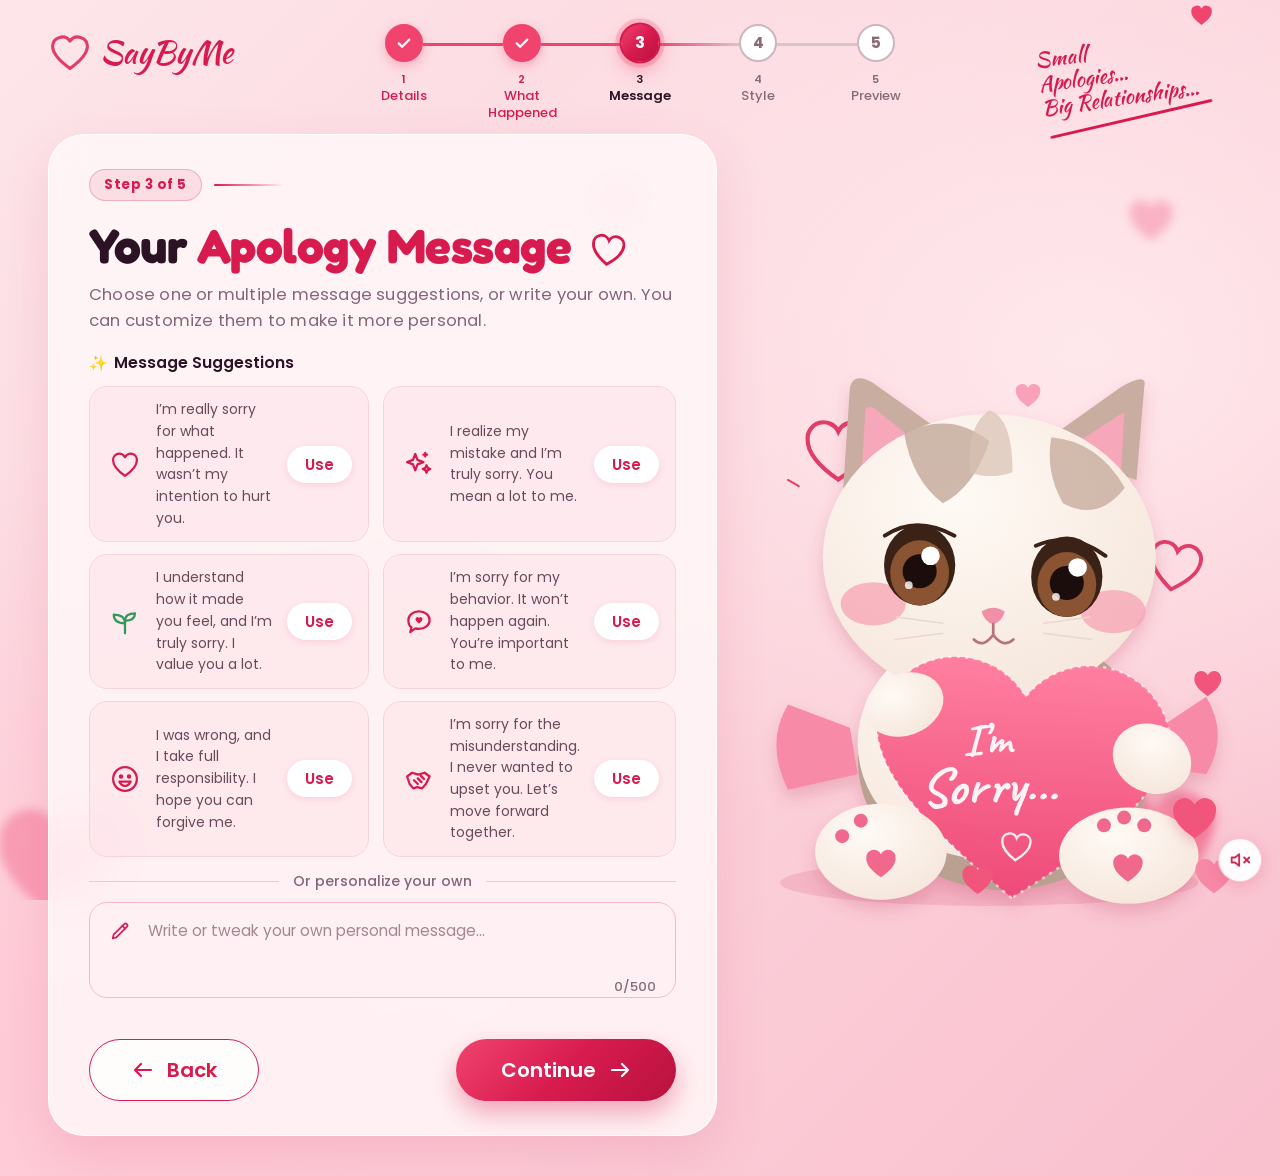
<file: step3.html>
<!DOCTYPE html>
<html lang="en">
<head>
<meta charset="UTF-8">
<meta name="viewport" content="width=device-width, initial-scale=1">
<title>SayByMe – Your Apology Message 💌</title>
<link rel="preconnect" href="https://fonts.googleapis.com">
<link rel="preconnect" href="https://fonts.gstatic.com" crossorigin>
<link href="https://fonts.googleapis.com/css2?family=Caveat:wght@500;700&family=Fredoka:wght@600;700&family=Kaushan+Script&family=Poppins:wght@400;500;600;700&display=swap" rel="stylesheet">
<link rel="stylesheet" href="step3.css?v=11">
</head>
<body>

<!-- Reusable Vector Symbols -->
<svg width="0" height="0" style="position:absolute" aria-hidden="true">
  <symbol id="heart" viewBox="0 0 24 24"><path d="M12 21.5C5.5 17 2.5 13.2 2.5 9.2A5 5 0 0 1 12 6.6a5 5 0 0 1 9.5 2.6c0 4-3 7.8-9.5 12.3z"/></symbol>
</svg>

<!-- Ambient Background Decorations -->
<div class="bg" aria-hidden="true">
  <svg class="h float" style="left:-2%;bottom:-4%;width:170px"><use href="#heart"/></svg>
  <svg class="h float d2" style="left:46%;top:14%;width:60px;opacity:.35"><use href="#heart"/></svg>
  <svg class="h float d3" style="right:2%;bottom:-2%;width:200px;opacity:.65"><use href="#heart"/></svg>
  <svg class="h float" style="right:8%;top:16%;width:54px;opacity:.4"><use href="#heart"/></svg>
</div>

<!-- Header with Logo, Stepper, and Tagline -->
<header>
  <a class="logo" href="index.html" aria-label="SayByMe home">
    <svg viewBox="0 0 48 48" fill="none" stroke="#e23d68" stroke-width="3.4" stroke-linecap="round" stroke-linejoin="round" aria-hidden="true">
      <path d="M24 42C10 32 5 25 5 17.5A10.5 10.5 0 0 1 24 12a10.5 10.5 0 0 1 19 5.5C43 25 38 32 24 42z"/>
    </svg>
    SayByMe
  </a>

  <!-- Stepper (Steps 1 & 2 done, Step 3 active) -->
  <ol class="stepper" aria-label="Progress">
    <li class="step done">
      <span class="dot"><svg viewBox="0 0 24 24"><path d="M5 12.5l4.5 4.5L19 7.5"/></svg></span>
      <span class="num">1</span>
      <span class="lbl">Details</span>
    </li>
    <li class="step done">
      <span class="dot"><svg viewBox="0 0 24 24"><path d="M5 12.5l4.5 4.5L19 7.5"/></svg></span>
      <span class="num">2</span>
      <span class="lbl">What Happened</span>
    </li>
    <li class="step active" aria-current="step">
      <span class="dot">3</span>
      <span class="num">3</span>
      <span class="lbl">Message</span>
    </li>
    <li class="step">
      <span class="dot">4</span>
      <span class="num">4</span>
      <span class="lbl">Style</span>
    </li>
    <li class="step">
      <span class="dot">5</span>
      <span class="num">5</span>
      <span class="lbl">Preview</span>
    </li>
  </ol>

  <!-- Tagline -->
  <p class="tagline">
    Small<br>Apologies…<br>Big Relationships…
    <svg viewBox="0 0 24 24"><use href="#heart"/></svg>
  </p>
</header>

<main>
  <!-- Left Side: Interactive Glassmorphism Form Card -->
  <section class="card" aria-labelledby="title">
    <div class="kicker">
      <span class="step-pill">Step 3 of 5</span>
      <span class="kicker-line"></span>
    </div>

    <h1 id="title">Your <span class="accent">Apology Message</span>
      <svg viewBox="0 0 24 24"><use href="#heart"/></svg>
    </h1>
    <p class="lead">Choose one or multiple message suggestions, or write your own. You can customize them to make it more personal.</p>

    <form id="form" novalidate>
      <div class="sub-header">
        <span class="sub-sparkle">✨</span>
        <p class="sub" id="suggLabel">Message Suggestions</p>
      </div>

      <!-- Message Suggestions Grid -->
      <div class="sugg" role="group" aria-labelledby="suggLabel" id="sugg">

        <div class="s">
          <div class="s-icon-wrap"><svg viewBox="0 0 24 24" aria-hidden="true"><use href="#heart"/></svg></div>
          <p>I’m really sorry for what happened. It wasn’t my intention to hurt you.</p>
          <button type="button" class="use">Use</button>
        </div>

        <div class="s">
          <div class="s-icon-wrap"><svg viewBox="0 0 24 24" aria-hidden="true"><path d="M9 4l1.800 4.700L15.500 10.500 10.800 12.300 9 17l-1.800-4.700L2.500 10.500l4.700-1.800z"/><path d="M18 13l.9 2.100L21 16l-2.100.9L18 19l-.9-2.100L15 16l2.100-.9z"/><path d="M17 3v3M15.500 4.500h3"/></svg></div>
          <p>I realize my mistake and I’m truly sorry. You mean a lot to me.</p>
          <button type="button" class="use">Use</button>
        </div>

        <div class="s">
          <div class="s-icon-wrap"><svg viewBox="0 0 24 24" aria-hidden="true" style="stroke:#2f9a5a"><path d="M12 21v-9"/><path d="M12 13C12 8 8 6 3 6c0 5 3 7 9 7z"/><path d="M12 11c0-4 3-6 8-6 0 4-3 6-8 6z"/></svg></div>
          <p>I understand how it made you feel, and I’m truly sorry. I value you a lot.</p>
          <button type="button" class="use">Use</button>
        </div>

        <div class="s">
          <div class="s-icon-wrap"><svg viewBox="0 0 24 24" aria-hidden="true"><path d="M12 3.500c4.700 0 8.500 3 8.500 7s-3.800 7-8.500 7c-1 0-2-.1-2.800-.4L5 20l1-3.600C4.300 15.200 3.500 13.300 3.500 10.500c0-4 3.800-7 8.500-7z"/><use href="#heart" x="8.500" y="7" width="7" height="7" style="fill:var(--crimson);stroke:none"/></svg></div>
          <p>I’m sorry for my behavior. It won’t happen again. You’re important to me.</p>
          <button type="button" class="use">Use</button>
        </div>

        <div class="s">
          <div class="s-icon-wrap"><svg viewBox="0 0 24 24" aria-hidden="true"><circle cx="12" cy="12" r="9.500"/><circle cx="8.800" cy="10" r=".9" fill="#d81b4f"/><circle cx="15.200" cy="10" r=".9" fill="#d81b4f"/><path d="M7.500 14c1 2.500 3 3.500 4.500 3.500s3.500-1 4.500-3.500z"/></svg></div>
          <p>I was wrong, and I take full responsibility. I hope you can forgive me.</p>
          <button type="button" class="use">Use</button>
        </div>

        <div class="s">
          <div class="s-icon-wrap"><svg viewBox="0 0 24 24" aria-hidden="true"><path d="M2.500 10l4-3 5 1.500 5-1.500 4 3-3 6-3 3.500-4-1-3 1-3-3.500z"/><path d="M8 13l3 3M11 11.500l3 3M13.500 9.500l2.500 2.500"/></svg></div>
          <p>I’m sorry for the misunderstanding. I never wanted to upset you. Let’s move forward together.</p>
          <button type="button" class="use">Use</button>
        </div>
      </div>

      <!-- Divider -->
      <div class="or"><span>Or personalize your own</span></div>

      <!-- Textarea Box -->
      <div class="box" id="box">
        <svg viewBox="0 0 24 24" aria-hidden="true"><path d="M4 20l1-4L16.500 4.500a2.100 2.100 0 0 1 3 3L8 19z"/><path d="M14.500 6.500l3 3"/></svg>
        <label for="msgText" style="position:absolute;left:-9999px">Your own message</label>
        <textarea id="msgText" maxlength="500" placeholder="Write or tweak your own personal message…"></textarea>
        <span class="count" id="count" aria-live="polite">0/500</span>
      </div>
      <p class="msg" id="msg" role="alert"></p>

      <!-- Navigation Actions -->
      <div class="actions">
        <a class="btn back" href="step2.html">
          <svg viewBox="0 0 24 24" aria-hidden="true"><path d="M20 12H4M10 6l-6 6 6 6"/></svg>
          <span>Back</span>
        </a>
        <button class="btn next" type="submit">
          <span>Continue</span>
          <svg viewBox="0 0 24 24" aria-hidden="true"><path d="M4 12h16M14 6l6 6-6 6"/></svg>
        </button>
      </div>
    </form>
  </section>

  <!-- Right Side: Cute Kitten Illustration -->
  <div class="art" aria-hidden="true">
    <svg viewBox="0 0 600 720">
      <defs>
        <radialGradient id="kf" cx=".4" cy=".3" r=".9"><stop offset="0" stop-color="#fffaf5"/><stop offset="1" stop-color="#f3e2d6"/></radialGradient>
        <linearGradient id="kh" x1="0" y1="0" x2="0" y2="1"><stop offset="0" stop-color="#ff7fa0"/><stop offset="1" stop-color="#ee4a78"/></linearGradient>
        <filter id="ks" x="-20%" y="-20%" width="140%" height="150%"><feDropShadow dx="0" dy="12" stdDeviation="10" flood-color="#c24468" flood-opacity=".25"/></filter>
      </defs>

      <!-- Doodles & Hearts -->
      <use href="#heart" x="55" y="70" width="100" height="100" style="fill:none;stroke:#e23d68;stroke-width:1.3"/>
      <use href="#heart" x="500" y="230" width="80" height="80" style="fill:none;stroke:#e23d68;stroke-width:1.5;transform:rotate(10deg);transform-origin:540px 270px"/>
      <path d="M40 160l14 8M150 130l6 -14" stroke="#e23d68" stroke-width="2.5" stroke-linecap="round"/>
      <use href="#heart" x="330" y="30" width="40" height="40" fill="#f9a1b8"/>
      <use href="#heart" x="420" y="90" width="44" height="44" fill="#f78aa6"/>

      <!-- Floor Shadow -->
      <ellipse cx="300" cy="680" rx="270" ry="30" fill="#e88aa4" opacity=".35"/>

      <!-- Kitten Character -->
      <g class="kitten" filter="url(#ks)">
        <!-- Body -->
        <ellipse cx="320" cy="520" rx="190" ry="170" fill="#b9a091"/>
        <ellipse cx="300" cy="500" rx="170" ry="150" fill="url(#kf)"/>
        <!-- Ears -->
        <path d="M110 190L120 40Q125 20 150 35L270 120z" fill="#c9ada0"/>
        <path d="M135 150L140 70Q143 62 152 68L215 118z" fill="#f6a7ba"/>
        <path d="M490 160L500 40Q505 20 470 40L360 118z" fill="#c9ada0"/>
        <path d="M470 150L474 80Q478 68 462 80L400 120z" fill="#f6a7ba"/>
        <!-- Head -->
        <ellipse cx="300" cy="260" rx="215" ry="185" fill="url(#kf)"/>
        <!-- Fur Patches -->
        <path d="M190 100Q250 70 300 110Q280 170 240 190Q200 160 190 100z" fill="#c4a99a" opacity=".8"/>
        <path d="M380 105Q440 110 475 170Q440 215 395 190Q372 150 380 105z" fill="#c4a99a" opacity=".75"/>
        <path d="M300 70Q330 80 330 150Q300 160 275 150Q270 90 300 70z" fill="#d9c1b3" opacity=".7"/>
        <!-- Cheeks -->
        <ellipse cx="150" cy="320" rx="42" ry="28" fill="#f7a3b4" opacity=".75"/>
        <ellipse cx="460" cy="330" rx="42" ry="28" fill="#f7a3b4" opacity=".75"/>
        <!-- Big Loving Eyes -->
        <ellipse cx="210" cy="270" rx="46" ry="52" fill="#3b2218"/>
        <ellipse cx="210" cy="280" rx="38" ry="42" fill="#8a5232"/>
        <circle cx="210" cy="278" r="22" fill="#1d0f0b"/><circle cx="224" cy="258" r="12" fill="#fff"/><circle cx="196" cy="296" r="5" fill="#fff" opacity=".8"/>
        <ellipse cx="400" cy="285" rx="46" ry="52" fill="#3b2218"/>
        <ellipse cx="400" cy="295" rx="38" ry="42" fill="#8a5232"/>
        <circle cx="400" cy="293" r="22" fill="#1d0f0b"/><circle cx="414" cy="273" r="12" fill="#fff"/><circle cx="386" cy="311" r="5" fill="#fff" opacity=".8"/>
        <path d="M165 232Q205 205 255 232M360 245Q405 225 450 258" stroke="#3b2218" stroke-width="5" fill="none" stroke-linecap="round"/>
        <!-- Nose + Mouth + Whiskers -->
        <path d="M290 330q15 -10 30 0 -4 14 -15 16 -11 -2 -15 -16z" fill="#f08fa6"/>
        <path d="M305 346v14M280 366q12 12 25 -6 13 18 26 6" stroke="#b9707f" stroke-width="3.500" fill="none" stroke-linecap="round"/>
        <g stroke="#e9d8cf" stroke-width="2" stroke-linecap="round"><path d="M240 345l-60 -8M240 358l-62 8M370 345l60 -8M370 358l62 8"/></g>

        <!-- Ribbon -->
        <path d="M120 480L40 450Q10 500 40 560L130 540z" fill="#f78aa6"/>
        <path d="M520 480L580 440Q610 490 580 540L510 530z" fill="#f78aa6"/>

        <!-- Heart Pillow with Stitched Border -->
        <g transform="rotate(4 340 540)">
          <path d="M340 700C200 600 150 540 150 480A105 105 0 0 1 340 440 105 105 0 0 1 530 480c0 60 -50 120 -190 220z" fill="url(#kh)" stroke="#fff" stroke-width="3" stroke-dasharray="4 7" stroke-opacity=".6"/>
          <text x="265" y="520" font-family="Caveat,cursive" font-size="58" font-weight="700" fill="#fff" fill-opacity=".92" transform="rotate(-6 265 520)">I’m</text>
          <text x="215" y="590" font-family="Caveat,cursive" font-size="70" font-weight="700" fill="#fff" fill-opacity=".92" transform="rotate(-6 215 590)">Sorry...</text>
          <use href="#heart" x="318" y="610" width="46" height="46" style="fill:none;stroke:#fff;stroke-width:1.6;opacity:.9"/>
        </g>

        <!-- Paws on Heart -->
        <ellipse cx="190" cy="450" rx="52" ry="40" fill="url(#kf)" transform="rotate(-20 190 450)"/>
        <ellipse cx="510" cy="520" rx="52" ry="44" fill="url(#kf)" transform="rotate(25 510 520)"/>

        <!-- Feet -->
        <ellipse cx="160" cy="640" rx="85" ry="62" fill="url(#kf)"/>
        <ellipse cx="480" cy="645" rx="90" ry="62" fill="url(#kf)"/>
        <use href="#heart" x="136" y="630" width="48" height="48" fill="#f0698d"/>
        <use href="#heart" x="455" y="636" width="48" height="48" fill="#f0698d"/>
        <g fill="#f0698d"><circle cx="110" cy="620" r="9"/><circle cx="134" cy="600" r="9"/><circle cx="448" cy="606" r="9"/><circle cx="474" cy="596" r="9"/><circle cx="500" cy="606" r="9"/></g>
      </g>

      <!-- Floor Hearts -->
      <use href="#heart" x="530" y="560" width="70" height="70" fill="#f2557c" style="filter:drop-shadow(0 6px 8px rgba(214,60,100,.3))"/>
      <use href="#heart" x="560" y="640" width="60" height="60" fill="#f68aa6"/>
      <use href="#heart" x="260" y="650" width="50" height="50" fill="#f2557c"/>
      <use href="#heart" x="560" y="400" width="44" height="44" fill="#f2557c"/>
    </svg>
  </div>
</main>

<script src="bgm.js"></script>
<script src="step3.js?v=11"></script>
</body>
</html>
</file>
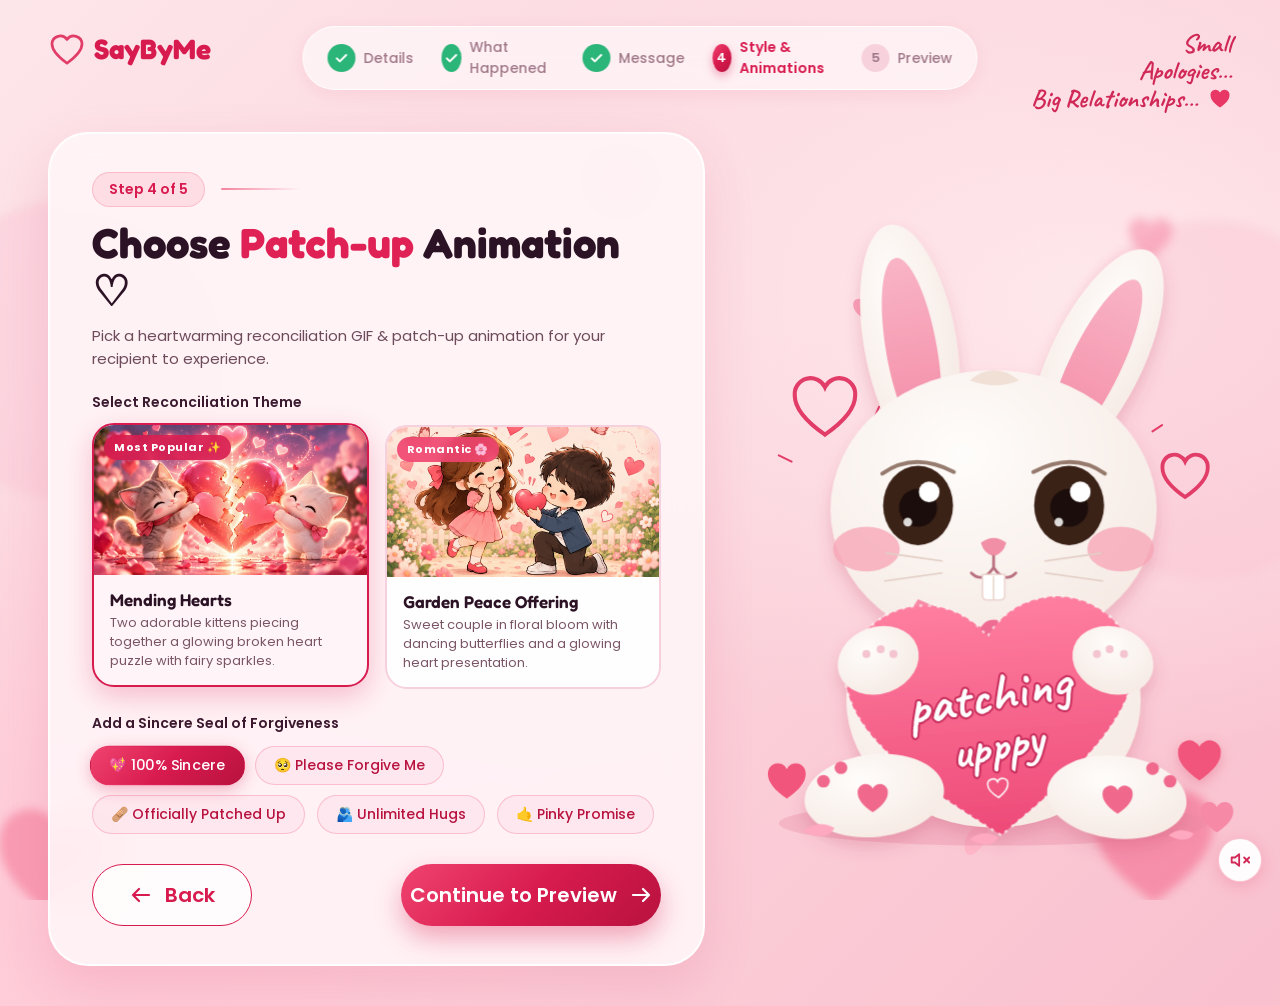
<file: step4.html>
<!DOCTYPE html>
<html lang="en">
<head>
<meta charset="UTF-8">
<meta name="viewport" content="width=device-width, initial-scale=1">
<title>SayByMe – Choose Patch-up Animation ♡</title>
<link rel="preconnect" href="https://fonts.googleapis.com">
<link rel="preconnect" href="https://fonts.gstatic.com" crossorigin>
<link href="https://fonts.googleapis.com/css2?family=Caveat:wght@500;700&family=Fredoka:wght@600;700&family=Kaushan+Script&family=Poppins:wght@400;500;600;700&display=swap" rel="stylesheet">
<link rel="stylesheet" href="step4.css">
</head>
<body>

<!-- Reusable Vector Symbols -->
<svg width="0" height="0" style="position:absolute" aria-hidden="true">
  <symbol id="heart" viewBox="0 0 24 24"><path d="M12 21.5C5.5 17 2.5 13.2 2.5 9.2A5 5 0 0 1 12 6.6a5 5 0 0 1 9.5 2.6c0 4-3 7.8-9.5 12.3z"/></symbol>
</svg>

<!-- Ambient Background -->
<div class="bg" aria-hidden="true">
  <div class="blob b1"></div>
  <div class="blob b2"></div>
  <svg class="h float" style="left:-2%;bottom:-4%;width:170px"><use href="#heart"/></svg>
  <svg class="h float d2" style="left:46%;top:12%;width:65px;opacity:.35"><use href="#heart"/></svg>
  <svg class="h float d3" style="right:2%;bottom:-2%;width:200px;opacity:.6"><use href="#heart"/></svg>
  <svg class="h float" style="right:8%;top:18%;width:55px;opacity:.4"><use href="#heart"/></svg>
  <span class="petal p1"></span>
  <span class="petal p2"></span>
</div>

<!-- Header -->
<header>
  <a class="logo" href="index.html" aria-label="SayByMe home">
    <svg viewBox="0 0 48 48" fill="none" stroke="#e23d68" stroke-width="3.4" stroke-linecap="round" stroke-linejoin="round" aria-hidden="true">
      <path d="M24 42C10 32 5 25 5 17.5A10.5 10.5 0 0 1 24 12a10.5 10.5 0 0 1 19 5.5C43 25 38 32 24 42z"/>
    </svg>
    SayByMe
  </a>

  <!-- Stepper (Steps 1, 2, 3 done, Step 4 active) -->
  <ol class="stepper" aria-label="Progress">
    <li class="step done">
      <span class="dot"><svg viewBox="0 0 24 24"><path d="M5 12.5l4.5 4.5L19 7.5"/></svg></span>
      <span class="num">1</span>
      <span class="lbl">Details</span>
    </li>
    <li class="step done">
      <span class="dot"><svg viewBox="0 0 24 24"><path d="M5 12.5l4.5 4.5L19 7.5"/></svg></span>
      <span class="num">2</span>
      <span class="lbl">What Happened</span>
    </li>
    <li class="step done">
      <span class="dot"><svg viewBox="0 0 24 24"><path d="M5 12.5l4.5 4.5L19 7.5"/></svg></span>
      <span class="num">3</span>
      <span class="lbl">Message</span>
    </li>
    <li class="step active" aria-current="step">
      <span class="dot">4</span>
      <span class="num">4</span>
      <span class="lbl">Style & Animations</span>
    </li>
    <li class="step">
      <span class="dot">5</span>
      <span class="num">5</span>
      <span class="lbl">Preview</span>
    </li>
  </ol>

  <!-- Tagline -->
  <p class="tagline">
    Small<br>Apologies…<br>Big Relationships…
    <svg viewBox="0 0 24 24"><use href="#heart"/></svg>
  </p>
</header>

<main>
  <!-- Left Side: Selection Form Card (Restored) -->
  <section class="card" aria-labelledby="title">
    <div class="kicker">
      <span class="step-pill">Step 4 of 5</span>
      <span class="kicker-line"></span>
    </div>

    <h1 id="title">Choose <span class="accent">Patch-up</span> Animation ♡</h1>
    <p class="lead">Pick a heartwarming reconciliation GIF & patch-up animation for your recipient to experience.</p>

    <form id="styleForm">
      
      <!-- Animation Options Grid -->
      <div class="options-group">
        <p class="sub-label">Select Reconciliation Theme</p>
        
        <div class="anim-cards-grid">
          <!-- Option 1: Kittens Puzzle Heart -->
          <label class="anim-card selected" data-anim="kittens">
            <input type="radio" name="patchup_theme" value="kittens" checked>
            <div class="card-thumb-wrap">
              <img src="assets/patchup_kittens.jpg" alt="Mending Hearts Kittens" class="thumb-img">
              <span class="badge-tag">Most Popular ✨</span>
            </div>
            <div class="card-info">
              <h3 class="anim-title">Mending Hearts</h3>
              <p class="anim-desc">Two adorable kittens piecing together a glowing broken heart puzzle with fairy sparkles.</p>
            </div>
          </label>

          <!-- Option 2: Anime Garden Promise -->
          <label class="anim-card" data-anim="garden">
            <input type="radio" name="patchup_theme" value="garden">
            <div class="card-thumb-wrap">
              <img src="assets/patchup_couple.jpg" alt="Heartfelt Garden Peace Offering" class="thumb-img">
              <span class="badge-tag romance">Romantic 🌸</span>
            </div>
            <div class="card-info">
              <h3 class="anim-title">Garden Peace Offering</h3>
              <p class="anim-desc">Sweet couple in floral bloom with dancing butterflies and a glowing heart presentation.</p>
            </div>
          </label>
        </div>
      </div>

      <!-- Extra Reconciliation Stickers -->
      <div class="sticker-section">
        <p class="sub-label">Add a Sincere Seal of Forgiveness</p>
        <div class="sticker-chips" id="stickerChips">
          <button type="button" class="sticker-btn active" data-sticker="100% Sincere">
            <span>💖 100% Sincere</span>
          </button>
          <button type="button" class="sticker-btn" data-sticker="Please Forgive Me">
            <span>🥺 Please Forgive Me</span>
          </button>
          <button type="button" class="sticker-btn" data-sticker="Officially Patched Up">
            <span>🩹 Officially Patched Up</span>
          </button>
          <button type="button" class="sticker-btn" data-sticker="Unlimited Hugs">
            <span>🫂 Unlimited Hugs</span>
          </button>
          <button type="button" class="sticker-btn" data-sticker="Pinky Promise">
            <span>🤙 Pinky Promise</span>
          </button>
        </div>
      </div>

      <!-- Navigation Actions -->
      <div class="actions">
        <a class="btn back" href="step3.html">
          <svg viewBox="0 0 24 24" aria-hidden="true"><path d="M20 12H4M10 6l-6 6 6 6"/></svg>
          <span>Back</span>
        </a>
        <button class="btn next" type="submit">
          <span>Continue to Preview</span>
          <svg viewBox="0 0 24 24" aria-hidden="true"><path d="M4 12h16M14 6l6 6-6 6"/></svg>
        </button>
      </div>
    </form>
  </section>

  <!-- Right Side: Rabbit Illustration -->
  <div class="art rabbit-art" role="img" aria-label="Cute rabbit hugging a pink heart pillow that says patching upppy">
    <svg viewBox="0 0 600 760">
      <defs>
        <radialGradient id="rf" cx=".4" cy=".3" r=".9">
          <stop offset="0" stop-color="#fffdfb"/><stop offset="1" stop-color="#f4e6df"/>
        </radialGradient>
        <linearGradient id="rh" x1="0" y1="0" x2="0" y2="1">
          <stop offset="0" stop-color="#ff7fa0"/><stop offset="1" stop-color="#ee4a78"/>
        </linearGradient>
        <linearGradient id="rear" x1="0" y1="0" x2="0" y2="1">
          <stop offset="0" stop-color="#f9b5c6"/><stop offset="1" stop-color="#f48aa6"/>
        </linearGradient>
        <filter id="rs" x="-20%" y="-20%" width="140%" height="150%">
          <feDropShadow dx="0" dy="12" stdDeviation="10" flood-color="#c24468" flood-opacity=".25"/>
        </filter>
        <symbol id="rheart" viewBox="0 0 24 24">
          <path d="M12 21.5C5.5 17 2.5 13.2 2.5 9.2A5 5 0 0 1 12 6.6a5 5 0 0 1 9.5 2.6c0 4-3 7.8-9.5 12.3z"/>
        </symbol>
      </defs>

      <!-- Doodle hearts + sparks -->
      <use href="#rheart" x="40" y="150" width="96" height="96" style="fill:none;stroke:#e23d68;stroke-width:1.3"/>
      <use href="#rheart" x="505" y="250" width="72" height="72" style="fill:none;stroke:#e23d68;stroke-width:1.6"/>
      <path d="M30 262l16 8M150 215l6 -14M500 232l12 -8" stroke="#e23d68" stroke-width="2.5" stroke-linecap="round"/>
      <use href="#rheart" x="440" y="70" width="44" height="44" fill="#f78aa6"/>
      <use href="#rheart" x="120" y="60" width="34" height="34" fill="#f9a1b8"/>

      <!-- Floor shadow -->
      <ellipse cx="300" cy="725" rx="270" ry="28" fill="#e88aa4" opacity=".35"/>

      <g class="rabbit" filter="url(#rs)">

        <!-- Body -->
        <ellipse cx="300" cy="570" rx="185" ry="160" fill="url(#rf)"/>

        <!-- Ears with twitch animation -->
        <g class="ear-l">
          <ellipse cx="195" cy="120" rx="58" ry="150" fill="url(#rf)" transform="rotate(-10 195 120)"/>
          <ellipse cx="197" cy="130" rx="32" ry="118" fill="url(#rear)" transform="rotate(-10 197 130)"/>
        </g>
        <g>
          <ellipse cx="430" cy="140" rx="58" ry="150" fill="url(#rf)" transform="rotate(26 430 140)"/>
          <ellipse cx="428" cy="148" rx="32" ry="118" fill="url(#rear)" transform="rotate(26 428 148)"/>
        </g>

        <!-- Head -->
        <ellipse cx="300" cy="330" rx="205" ry="175" fill="url(#rf)"/>

        <!-- Forehead tuft -->
        <path d="M270 168q30 -26 62 0q-30 12 -62 0z" fill="#f1e0d6"/>

        <!-- Cheeks -->
        <ellipse cx="140" cy="380" rx="42" ry="28" fill="#f7a3b4" opacity=".75"/>
        <ellipse cx="460" cy="380" rx="42" ry="28" fill="#f7a3b4" opacity=".75"/>

        <!-- Eyes -->
        <ellipse cx="205" cy="325" rx="44" ry="50" fill="#3b2218"/>
        <circle cx="205" cy="328" r="24" fill="#1d0f0b"/>
        <circle cx="219" cy="308" r="13" fill="#fff"/><circle cx="192" cy="346" r="5.5" fill="#fff" opacity=".85"/>
        <ellipse cx="395" cy="325" rx="44" ry="50" fill="#3b2218"/>
        <circle cx="395" cy="328" r="24" fill="#1d0f0b"/>
        <circle cx="409" cy="308" r="13" fill="#fff"/><circle cx="382" cy="346" r="5.5" fill="#fff" opacity=".85"/>
        <path d="M160 285q40 -28 90 -2M350 283q50 -26 90 2" stroke="#6b4636" stroke-width="5" fill="none" stroke-linecap="round" opacity=".7"/>

        <!-- Nose, mouth, teeth -->
        <path d="M284 372q16 -12 32 0 -4 14 -16 17 -12 -3 -16 -17z" fill="#f08fa6"/>
        <path d="M300 389v14M272 410q14 14 28 -7 14 21 28 7" stroke="#b9707f" stroke-width="3.5" fill="none" stroke-linecap="round"/>
        <path d="M286 412h28v26q0 6 -6 6h-16q-6 0 -6 -6z" fill="#fff" stroke="#ecd6cf" stroke-width="2"/>
        <path d="M300 414v30" stroke="#ecd6cf" stroke-width="2"/>

        <!-- Whiskers -->
        <g stroke="#e3cfc6" stroke-width="2" stroke-linecap="round">
          <path d="M235 395l-70 -10M235 410l-72 10M365 395l70 -10M365 410l72 10"/>
        </g>

        <!-- Bow at neck -->
        <path d="M300 485l-95 -42q-28 36 8 80z" fill="#f78aa6"/>
        <path d="M300 485l95 -42q28 36 -8 80z" fill="#f78aa6"/>
        <circle cx="300" cy="487" r="18" fill="#ee6c92"/>

        <!-- Heart pillow that says patching upppy -->
        <g transform="rotate(-4 300 600)">
          <path d="M300 740C165 645 118 585 118 528A100 100 0 0 1 300 490 100 100 0 0 1 482 528c0 57 -47 117 -182 212z"
                fill="url(#rh)" stroke="#fff" stroke-width="3" stroke-dasharray="4 7" stroke-opacity=".6"/>
          <g font-family="Caveat,'Segoe Script','Comic Sans MS',cursive" font-weight="700" text-anchor="middle" fill="#fff" stroke="#c92d5c" stroke-width="5" paint-order="stroke" stroke-linejoin="round" transform="rotate(-6 300 600)">
            <text x="300" y="585" font-size="68">patching</text>
            <text x="300" y="648" font-size="62">upppy</text>
          </g>
          <use href="#rheart" x="284" y="664" width="32" height="32" style="fill:none;stroke:#fff;stroke-width:1.6;opacity:.9"/>
        </g>

        <!-- Paws holding the pillow -->
        <ellipse cx="155" cy="520" rx="52" ry="42" fill="url(#rf)" transform="rotate(-20 155 520)"/>
        <ellipse cx="450" cy="520" rx="52" ry="42" fill="url(#rf)" transform="rotate(20 450 520)"/>
        <g fill="#f4c5d0">
          <circle cx="140" cy="512" r="5"/><circle cx="158" cy="506" r="5"/><circle cx="174" cy="512" r="5"/>
          <circle cx="430" cy="512" r="5"/><circle cx="446" cy="506" r="5"/><circle cx="464" cy="512" r="5"/>
        </g>

        <!-- Feet with heart pads -->
        <ellipse cx="150" cy="690" rx="88" ry="52" fill="url(#rf)" transform="rotate(-6 150 690)"/>
        <ellipse cx="455" cy="692" rx="88" ry="52" fill="url(#rf)" transform="rotate(6 455 692)"/>
        <use href="#rheart" x="124" y="668" width="48" height="48" fill="#f0698d"/>
        <use href="#rheart" x="432" y="670" width="48" height="48" fill="#f0698d"/>
        <g fill="#f0698d">
          <circle cx="86" cy="672" r="8"/><circle cx="108" cy="655" r="8"/>
          <circle cx="500" cy="656" r="8"/><circle cx="522" cy="672" r="8"/>
        </g>
      </g>

      <!-- Floor hearts and petals -->
      <use href="#rheart" x="525" y="610" width="68" height="68" fill="#f2557c" style="filter:drop-shadow(0 6px 8px rgba(214,60,100,.3))"/>
      <use href="#rheart" x="555" y="690" width="52" height="52" fill="#f68aa6"/>
      <use href="#rheart" x="10" y="640" width="60" height="60" fill="#f2557c"/>
      <g fill="#ffa9c0">
        <path d="M60 735q20 -16 40 -4 -10 18 -40 4z"/>
        <path d="M270 745q18 -14 36 -2 -10 16 -36 2z"/>
        <path d="M520 740q16 -12 32 -2 -8 14 -32 2z"/>
      </g>
    </svg>
  </div>
</main>

<script src="convex-client.js"></script>
<script src="bgm.js"></script>
<script src="step4.js"></script>
</body>
</html>
</file>
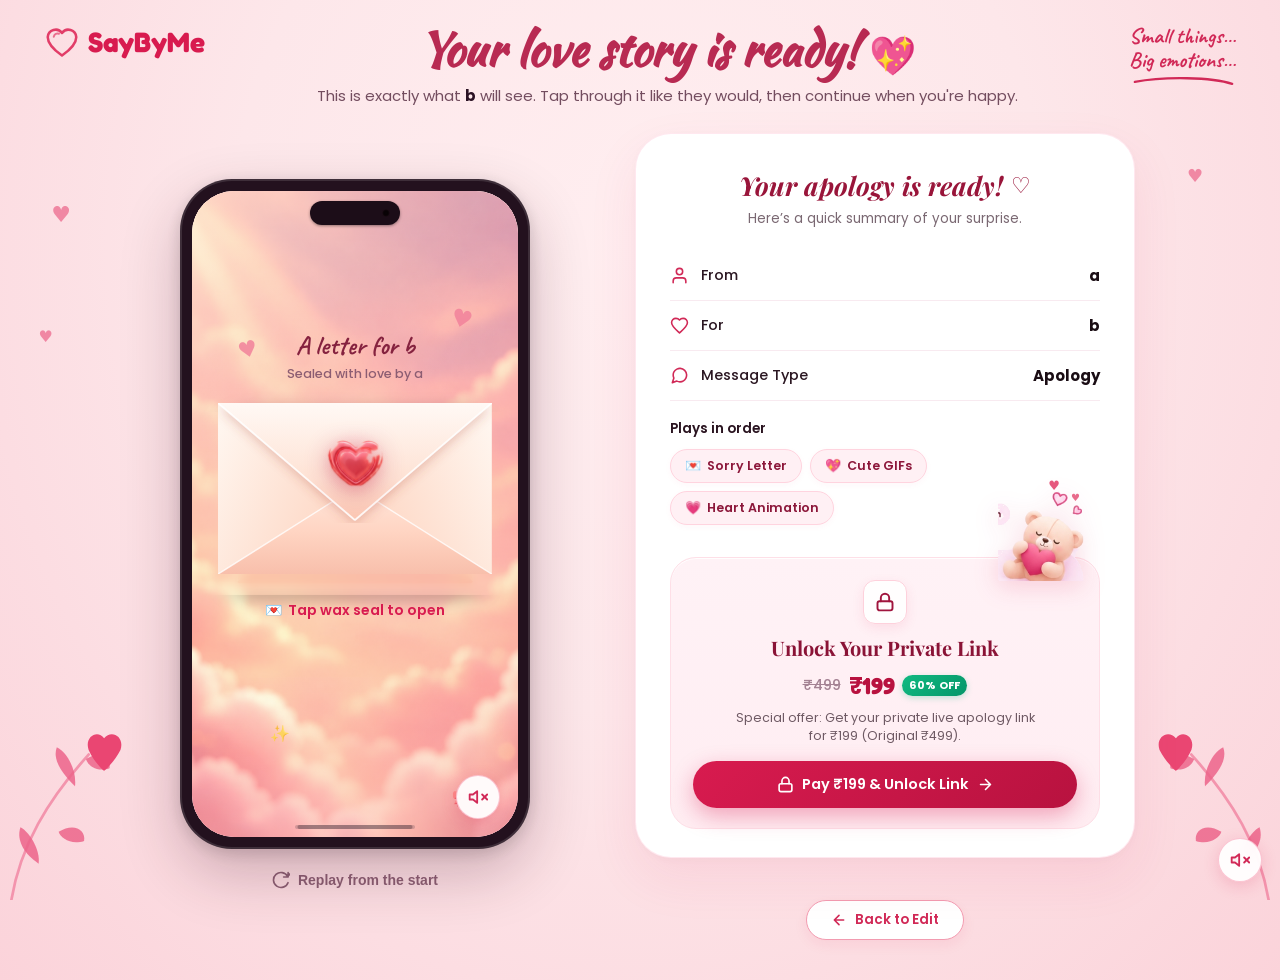
<file: step5.html>
<!DOCTYPE html>
<html lang="en">
<head>
<meta charset="UTF-8">
<meta name="viewport" content="width=device-width, initial-scale=1">
<title>SayByMe – Your Love Story is Ready! 💖</title>
<link rel="preconnect" href="https://fonts.googleapis.com">
<link rel="preconnect" href="https://fonts.gstatic.com" crossorigin>
<link href="https://fonts.googleapis.com/css2?family=Caveat:wght@500;600;700&family=Fredoka:wght@600;700&family=Kaushan+Script&family=Playfair+Display:ital,wght@0,600;0,700;1,600;1,700&family=Poppins:wght@400;500;600;700&display=swap" rel="stylesheet">
<link rel="stylesheet" href="step5.css?v=203">
<!-- Razorpay Checkout SDK -->
<script src="https://checkout.razorpay.com/v1/checkout.js"></script>
</head>
<body>

<!-- Ambient Floral Petals & Floating Hearts -->
<div class="bg-decor" aria-hidden="true">
  <!-- Top & Floating Hearts -->
  <span class="float-heart h1">♥</span>
  <span class="float-heart h2">♥</span>
  <span class="float-heart h3">♥</span>
  <span class="float-heart h4">♥</span>
  <span class="float-heart h5">♥</span>
  <span class="float-heart h6">♥</span>

  <!-- Bottom Corner Vines / Stems -->
  <svg class="vine-bottom-left" viewBox="0 0 160 220" fill="none">
    <path d="M10 220C20 160 50 110 95 60" stroke="#f28da8" stroke-width="3" stroke-linecap="round"/>
    <path d="M40 180C25 170 15 155 20 140C30 145 42 165 40 180Z" fill="#ea5880" opacity=".85"/>
    <path d="M62 145C78 135 92 142 90 155C76 160 64 152 62 145Z" fill="#ea5880" opacity=".85"/>
    <path d="M80 95C65 80 55 65 60 52C72 58 82 78 80 95Z" fill="#ea5880" opacity=".85"/>
    <path d="M92 65C108 55 120 62 118 75C104 80 94 72 92 65Z" fill="#ea5880" opacity=".85"/>
    <!-- Top Heart Bud -->
    <path d="M95 55C90 40 105 32 112 42C120 32 135 40 130 55C122 70 112 78 112 78C112 78 102 70 95 55Z" fill="#e83667"/>
  </svg>

  <svg class="vine-bottom-right" viewBox="0 0 160 220" fill="none">
    <path d="M150 220C140 160 110 110 65 60" stroke="#f28da8" stroke-width="3" stroke-linecap="round"/>
    <path d="M120 180C135 170 145 155 140 140C130 145 118 165 120 180Z" fill="#ea5880" opacity=".85"/>
    <path d="M98 145C82 135 68 142 70 155C84 160 96 152 98 145Z" fill="#ea5880" opacity=".85"/>
    <path d="M80 95C95 80 105 65 100 52C88 58 78 78 80 95Z" fill="#ea5880" opacity=".85"/>
    <path d="M68 65C52 55 40 62 42 75C56 80 66 72 68 65Z" fill="#ea5880" opacity=".85"/>
    <!-- Top Heart Bud -->
    <path d="M65 55C70 40 55 32 48 42C40 32 25 40 30 55C38 70 48 78 48 78C48 78 58 70 65 55Z" fill="#e83667"/>
  </svg>
</div>

<!-- Header -->
<header class="preview-header">
  <a class="logo" href="index.html" aria-label="SayByMe home">
    <svg viewBox="0 0 48 48" fill="none" stroke="#e23d68" stroke-width="3.4" stroke-linecap="round" stroke-linejoin="round" aria-hidden="true">
      <path d="M24 42C10 32 5 25 5 17.5A10.5 10.5 0 0 1 24 12a10.5 10.5 0 0 1 19 5.5C43 25 38 32 24 42z"/>
      <path d="M13 17c1-4 4-5 7-4" stroke-width="2.6" opacity=".7"/>
    </svg>
    SayByMe
  </a>

  <div class="header-center">
    <h1 class="main-title">Your love story is ready! <span class="heart-icon">💖</span></h1>
    <p class="subtitle">This is exactly what <strong id="headerRecipientName" class="recipient-name">b</strong> will see. Tap through it like they would, then continue when you're happy.</p>
  </div>

  <div class="header-tagline">
    <span>Small things…</span>
    <span>Big emotions…</span>
    <svg class="tagline-underline" viewBox="0 0 110 14" fill="none">
      <path d="M4 8C35 2 85 3 106 10" stroke="#d12957" stroke-width="2.4" stroke-linecap="round"/>
    </svg>
  </div>
</header>

<!-- Main Stage Container -->
<main class="preview-main">
  <!-- Left Column: Realistic Interactive Smartphone Mockup -->
  <div class="phone-column">
    <div class="phone-device" id="phoneDevice">
      <!-- Phone Screen Viewport -->
      <div class="phone-screen" id="phoneScreen">
        <!-- Live Embedded Interactive Preview Frame -->
        <iframe src="preview.html?v=110" class="phone-live-iframe" title="Interactive Apology Preview" frameborder="0" scrolling="no" style="overflow: hidden; border: none;"></iframe>
        
        <!-- Single Clean Dynamic Island Pill overlay -->
        <div class="dynamic-island" aria-hidden="true">
          <span class="camera-lens"></span>
        </div>

        <!-- Phone Home Indicator Bar overlay -->
        <div class="home-indicator" aria-hidden="true"></div>
      </div>
    </div>

    <!-- Replay Link Below Phone -->
    <button type="button" class="btn-replay-all" id="btnReplayAll">
      <svg width="18" height="18" viewBox="0 0 24 24" fill="none" stroke="currentColor" stroke-width="2.2" stroke-linecap="round" stroke-linejoin="round">
        <path d="M21.5 2v6h-6M21.34 15.57a10 10 0 1 1-.57-8.38l5.67-5.67"/>
      </svg>
      <span>Replay from the start</span>
    </button>
  </div>

  <!-- Right Column: "Your surprise" Summary Card & Actions Matching Reference -->
  <div class="summary-column">
    <div class="surprise-card-new">
      <!-- Card Title & Subtitle -->
      <header class="summary-card-header">
        <h2 class="summary-card-title">Your apology is ready! <span class="title-heart">♡</span></h2>
        <p class="summary-card-sub">Here’s a quick summary of your surprise.</p>
      </header>

      <!-- Rows with Icons -->
      <div class="summary-info-list">
        <!-- From -->
        <div class="info-row">
          <div class="info-label-group">
            <svg class="info-icon" viewBox="0 0 24 24" fill="none" stroke="#d12957" stroke-width="2" stroke-linecap="round" stroke-linejoin="round">
              <path d="M20 21v-2a4 4 0 0 0-4-4H8a4 4 0 0 0-4 4v2"></path>
              <circle cx="12" cy="7" r="4"></circle>
            </svg>
            <span class="info-label">From</span>
          </div>
          <span class="info-value" id="summaryFrom">a</span>
        </div>

        <!-- For -->
        <div class="info-row">
          <div class="info-label-group">
            <svg class="info-icon" viewBox="0 0 24 24" fill="none" stroke="#d12957" stroke-width="2" stroke-linecap="round" stroke-linejoin="round">
              <path d="M12 21.35l-1.45-1.32C5.4 15.36 2 12.28 2 8.5 2 5.42 4.42 3 7.5 3c1.74 0 3.41.81 4.5 2.09C13.09 3.81 14.76 3 16.5 3 19.58 3 22 5.42 22 8.5c0 3.78-3.4 6.86-8.55 11.54L12 21.35z"></path>
            </svg>
            <span class="info-label">For</span>
          </div>
          <span class="info-value" id="summaryFor">b</span>
        </div>

        <!-- Message Type -->
        <div class="info-row">
          <div class="info-label-group">
            <svg class="info-icon" viewBox="0 0 24 24" fill="none" stroke="#d12957" stroke-width="2" stroke-linecap="round" stroke-linejoin="round">
              <path d="M21 11.5a8.38 8.38 0 0 1-.9 3.8 8.5 8.5 0 0 1-7.6 4.7 8.38 8.38 0 0 1-3.8-.9L3 21l1.9-5.7a8.38 8.38 0 0 1-.9-3.8 8.5 8.5 0 0 1 4.7-7.6 8.38 8.38 0 0 1 3.8-.9h.5a8.48 8.48 0 0 1 8 8v.5z"></path>
            </svg>
            <span class="info-label">Message Type</span>
          </div>
          <span class="info-value" id="summaryMessageType">Apology</span>
        </div>
      </div>

      <!-- Hidden hook for safe JS backwards-compatibility -->
      <span id="summaryQuestion" style="display:none;"></span>

      <!-- Plays in order Section -->
      <div class="plays-order-section">
        <span class="plays-order-label">Plays in order</span>
        <div class="plays-chips-row" id="playsChips">
          <span class="order-chip chip-letter">
            <span class="chip-emoji">💌</span> Sorry Letter
          </span>
          <span class="order-chip chip-gifs">
            <span class="chip-emoji">💖</span> Cute GIFs
          </span>
          <span class="order-chip chip-heart">
            <span class="chip-emoji">💗</span> Heart Animation
          </span>
        </div>
      </div>

      <!-- Unlock Your Private Link Box with Mascot Bear -->
      <div class="unlock-box-wrap">
        <!-- Mascot Bear peeking on top right -->
        <div class="mascot-bear-anchor" aria-hidden="true">
          <span class="bear-floating-heart heart-1">♥</span>
          <span class="bear-floating-heart heart-2">♥</span>
          <img src="images/mascot-bear-transparent.png" alt="Cute Bear Mascot" class="mascot-bear-img">
        </div>

        <div class="unlock-box-inner" id="unlockBoxInner">
          <!-- State 1: Prompt before unlock -->
          <div class="unlock-prompt-view" id="unlockPromptView">
            <div class="lock-icon-badge">
              <svg width="20" height="20" viewBox="0 0 24 24" fill="none" stroke="#a0153e" stroke-width="2.3" stroke-linecap="round" stroke-linejoin="round">
                <rect x="3" y="11" width="18" height="11" rx="2.5" ry="2.5"></rect>
                <path d="M7 11V7a5 5 0 0 1 10 0v4"></path>
              </svg>
            </div>

            <h3 class="unlock-title">Unlock Your Private Link</h3>

            <!-- Test Mode Badge (Visible in test mode) -->
            <div class="test-mode-badge" id="testModeBadge" style="display: none;">
              <span>🧪 Test Mode Active (Bypass Payment)</span>
            </div>

            <div class="pricing-display">
              <span class="price-original">₹499</span>
              <span class="price-discount">₹199</span>
              <span class="price-badge">60% OFF</span>
            </div>

            <p class="unlock-subtext">Special offer: Get your private live apology link for ₹199 (Original ₹499).</p>

            <button type="button" class="btn-unlock-link" id="btnContinueFinal">
              <svg class="btn-lock-icon" width="17" height="17" viewBox="0 0 24 24" fill="none" stroke="currentColor" stroke-width="2.3" stroke-linecap="round" stroke-linejoin="round">
                <rect x="3" y="11" width="18" height="11" rx="2.5" ry="2.5"></rect>
                <path d="M7 11V7a5 5 0 0 1 10 0v4"></path>
              </svg>
              <span id="btnUnlockText">Pay ₹199 & Unlock Link</span>
              <svg width="17" height="17" viewBox="0 0 24 24" fill="none" stroke="currentColor" stroke-width="2.3" stroke-linecap="round" stroke-linejoin="round">
                <path d="M5 12h14M12 5l7 7-7 7"/>
              </svg>
            </button>

            <!-- Quick One-Click Unlock Button for Admin / Test Mode -->
            <button type="button" class="btn-test-bypass" id="btnTestBypass" style="display: none;">
              <span>⚡ Generate & Unlock Link Free (Test Mode)</span>
            </button>
          </div>

          <!-- State 2: Unlocked Link View (Revealed after clicking unlock) -->
          <div class="unlock-success-view" id="unlockSuccessView" style="display: none;">
            <div class="unlocked-icon-badge">
              <span>🎉</span>
            </div>

            <h3 class="unlocked-title">Your Private Link is Ready! ♡</h3>
            <p class="unlocked-subtext">Send this live preview link to <strong id="unlockedRecipientName">Someone Special</strong>:</p>

            <div class="unlocked-url-field">
              <input type="text" readonly id="unlockedUrlInput" class="unlocked-url-input" value="" aria-label="Generated Private Apology Link">
              <button type="button" class="btn-copy-inline" id="btnCopyInline" aria-label="Copy private link">
                <svg width="15" height="15" viewBox="0 0 24 24" fill="none" stroke="currentColor" stroke-width="2.2" stroke-linecap="round" stroke-linejoin="round">
                  <rect x="9" y="9" width="13" height="13" rx="2" ry="2"></rect>
                  <path d="M5 15H4a2 2 0 0 1-2-2V4a2 2 0 0 1 2-2h9a2 2 0 0 1 2 2v1"></path>
                </svg>
                <span id="copyInlineText">Copy</span>
              </button>
            </div>

            <div class="unlocked-actions-grid">
              <a href="#" target="_blank" id="btnOpenLivePreview" class="btn-action-preview">
                <span>🚀 Open Live Preview</span>
              </a>
              <a href="#" target="_blank" id="btnShareWhatsAppInline" class="btn-action-whatsapp">
                <span>💬 WhatsApp</span>
              </a>
            </div>
          </div>
        </div>
      </div>

    </div>

    <!-- Actions Row: Back to Edit centered underneath -->
    <div class="back-edit-bottom">
      <a class="btn-back-pill" href="step4.html">
        <svg viewBox="0 0 24 24" width="16" height="16" fill="none" stroke="currentColor" stroke-width="2.4" stroke-linecap="round" stroke-linejoin="round">
          <path d="M19 12H5M12 19l-7-7 7-7"/>
        </svg>
        <span>Back to Edit</span>
      </a>
    </div>
  </div>
</main>

<!-- Bottom-Right Audio Toggle Button -->
<button type="button" class="floating-audio-btn" id="audioToggleBtn" title="Toggle background music" aria-label="Toggle audio">
  <!-- Speaker / Mute SVG -->
  <svg id="audioIcon" width="22" height="22" viewBox="0 0 24 24" fill="none" stroke="#d12957" stroke-width="2" stroke-linecap="round" stroke-linejoin="round">
    <polygon points="11 5 6 9 2 9 2 15 6 15 11 19 11 5"></polygon>
    <line x1="23" y1="9" x2="17" y2="15"></line>
    <line x1="17" y1="9" x2="23" y2="15"></line>
  </svg>
</button>

<audio id="bgmAudio" src="assets/The-Open-Sky-chosic.com_.mp3" loop preload="auto"></audio>

<!-- Celebration Modal Popup for Generated Link -->
<div class="link-modal-overlay" id="linkModalOverlay" style="display: none;" role="dialog" aria-modal="true" aria-labelledby="modalLinkTitle">
  <div class="link-modal-card">
    <button type="button" class="link-modal-close" id="linkModalClose" aria-label="Close dialog">×</button>
    <div class="link-modal-badge">💌</div>
    <h2 class="link-modal-title" id="modalLinkTitle">Your Apology is Live! ♡</h2>
    <p class="link-modal-sub">Your private preview link has been generated and copied. Share it with <strong id="modalRecipientDisplay">Someone Special</strong>!</p>

    <div class="link-modal-url-wrap">
      <input type="text" readonly id="modalUrlInput" class="modal-url-input" value="" aria-label="Generated shareable URL">
      <button type="button" class="modal-copy-btn" id="modalCopyBtn" aria-label="Copy URL">
        <svg width="15" height="15" viewBox="0 0 24 24" fill="none" stroke="currentColor" stroke-width="2.2" stroke-linecap="round" stroke-linejoin="round">
          <rect x="9" y="9" width="13" height="13" rx="2" ry="2"></rect>
          <path d="M5 15H4a2 2 0 0 1-2-2V4a2 2 0 0 1 2-2h9a2 2 0 0 1 2 2v1"></path>
        </svg>
        <span id="modalCopyText">Copy Link</span>
      </button>
    </div>

    <div class="link-modal-buttons">
      <a href="#" target="_blank" id="modalOpenPreviewBtn" class="modal-btn-open">
        <span>🚀 Open Preview in New Tab</span>
      </a>
      <a href="#" target="_blank" id="modalWhatsAppBtn" class="modal-btn-whatsapp">
        <span>💬 Send on WhatsApp</span>
      </a>
    </div>
  </div>
</div>

<script src="convex-client.js"></script>
<script src="bgm.js"></script>
<script src="step5.js?v=203"></script>
</body>
</html>
</file>
<file: style.css>
/* ==========================================================================
   SayByMe – Let’s Make Things Right (Pure CSS & SVG Vector Architecture)
   ========================================================================== */

:root {
  --bg-1: #fde7ea;
  --bg-2: #fbd3da;
  --rose: #f0446f;
  --crimson: #d1305b;
  --crimson-dark: #b8234a;
  --ink: #3a1d2e;
  --muted: #7a5566;
  --heart: #f7597f;
}

* {
  box-sizing: border-box;
  margin: 0;
  padding: 0;
}

html, body {
  height: 100%;
}

body {
  font-family: 'Poppins', system-ui, sans-serif;
  color: var(--ink);
  background: radial-gradient(ellipse at 50% 30%, #ffeef0 0%, var(--bg-1) 45%, var(--bg-2) 100%);
  min-height: 100vh;
  overflow-x: hidden;
  position: relative;
}

/* ---------- Decorative background ---------- */
.bg {
  position: fixed;
  inset: 0;
  pointer-events: none;
  overflow: hidden;
  z-index: 0;
}

.blob {
  position: absolute;
  border-radius: 50%;
  background: rgba(255, 255, 255, .35);
  filter: blur(2px);
}

.blob.b1 {
  width: 260px;
  height: 300px;
  left: -90px;
  top: 200px;
  background: rgba(250, 200, 210, .5);
}

.blob.b2 {
  width: 300px;
  height: 360px;
  right: -120px;
  top: 250px;
  background: rgba(250, 200, 210, .45);
}

.cloud {
  position: absolute;
  bottom: -120px;
  border-radius: 50%;
  background: rgba(255, 205, 215, .55);
}

.cloud.c1 {
  width: 70vw;
  height: 320px;
  left: -20vw;
}

.cloud.c2 {
  width: 60vw;
  height: 300px;
  right: -18vw;
  background: rgba(255, 195, 208, .55);
}

.cloud.c3 {
  width: 40vw;
  height: 240px;
  left: 25vw;
  bottom: -170px;
  background: rgba(255, 215, 222, .7);
}

.h {
  position: absolute;
  fill: var(--heart);
  opacity: .85;
  filter: drop-shadow(0 6px 8px rgba(214, 60, 100, .18));
}

.h.blur {
  filter: blur(6px);
  opacity: .7;
}

.h.big {
  filter: blur(10px);
  opacity: .75;
  fill: #f06a8c;
}

.petal {
  position: absolute;
  width: 30px;
  height: 20px;
  background: #ffb3c6;
  opacity: .8;
  border-radius: 80% 20% 80% 20%;
  box-shadow: inset -3px -3px 6px rgba(240, 68, 111, .25);
}

.trail {
  position: absolute;
  overflow: visible;
}

.trail path {
  fill: none;
  stroke: var(--rose);
  stroke-width: 1.6;
  stroke-dasharray: 5 6;
  stroke-linecap: round;
}

@media (prefers-reduced-motion: no-preference) {
  .float {
    animation: float 6s ease-in-out infinite;
  }
  .float.d2 {
    animation-duration: 8s;
    animation-delay: -2s;
  }
  .float.d3 {
    animation-duration: 7s;
    animation-delay: -4s;
  }
  @keyframes float {
    0%, 100% {
      transform: translateY(0) rotate(var(--r, 0deg));
    }
    50% {
      transform: translateY(-12px) rotate(var(--r, 0deg));
    }
  }
  .plane {
    animation: fly 5s ease-in-out infinite;
  }
  @keyframes fly {
    0%, 100% {
      transform: translate(0, 0);
    }
    50% {
      transform: translate(6px, -8px);
    }
  }
}

/* ---------- Header ---------- */
header {
  position: relative;
  z-index: 2;
  display: flex;
  justify-content: space-between;
  align-items: flex-start;
  padding: 38px 42px;
}

.logo {
  display: flex;
  align-items: center;
  gap: 6px;
  text-decoration: none;
  color: var(--crimson);
  font-family: 'Kaushan Script', cursive;
  font-size: 34px;
  line-height: 1;
}

.logo svg {
  width: 44px;
  height: 44px;
}

.tagline {
  font-family: 'Kaushan Script', cursive;
  color: var(--crimson);
  font-size: 22px;
  line-height: 1.15;
  transform: rotate(-8deg);
  text-align: left;
  position: relative;
  margin: 10px 40px 0 0;
}

.tagline::after {
  content: "";
  position: absolute;
  left: 0;
  right: -10px;
  bottom: -12px;
  height: 3px;
  border-radius: 3px;
  background: var(--crimson);
  transform: rotate(-4deg);
  opacity: .85;
}

.tagline .h {
  position: absolute;
  right: -26px;
  top: -24px;
  width: 26px;
  height: 26px;
  fill: var(--rose);
  opacity: 1;
  filter: none;
  transform: rotate(8deg);
}

/* ---------- Main ---------- */
main {
  position: relative;
  z-index: 2;
  display: flex;
  flex-direction: column;
  align-items: center;
  text-align: center;
  padding: 0 20px 80px;
  margin-top: -70px;
}

.envelope-wrap {
  position: relative;
  width: min(640px, 92vw);
  height: clamp(230px, 32vw, 330px);
}

.envelope-wrap svg.env {
  width: 100%;
  height: 100%;
  overflow: visible;
}

.spark {
  position: absolute;
  width: 3px;
  height: 16px;
  border-radius: 2px;
  background: var(--rose);
}

h1 {
  font-family: 'Fredoka', sans-serif;
  font-weight: 700;
  font-size: clamp(40px, 6vw, 66px);
  line-height: 1.05;
  color: var(--ink);
  letter-spacing: -.5px;
  margin-top: 22px;
  text-shadow: 0 3px 10px rgba(90, 30, 60, .18);
}

h1 .accent {
  color: var(--rose);
  display: inline-block;
  position: relative;
  margin-top: 4px;
}

h1 .accent::after {
  content: "";
  position: absolute;
  left: 4%;
  right: -6%;
  bottom: -14px;
  height: 4px;
  border-radius: 4px;
  background: var(--crimson);
  transform: rotate(-2deg);
}

h1 .outline-heart {
  display: inline-block;
  width: .62em;
  height: .62em;
  margin-left: .2em;
  vertical-align: -.05em;
  fill: none;
  stroke: var(--crimson);
  stroke-width: 2;
  transform: rotate(8deg);
}

.lead {
  margin-top: 34px;
  max-width: 580px;
  font-size: clamp(15px, 1.8vw, 18px);
  line-height: 1.8;
  color: var(--muted);
  letter-spacing: .4px;
}

form {
  margin-top: 34px;
  width: min(535px, 100%);
  display: flex;
  flex-direction: column;
  align-items: center;
  gap: 22px;
}

.field {
  position: relative;
  width: 100%;
}

.field svg {
  position: absolute;
  left: 30px;
  top: 50%;
  transform: translateY(-50%);
  width: 26px;
  height: 26px;
  stroke: var(--crimson);
  fill: none;
  stroke-width: 1.8;
  stroke-linecap: round;
  stroke-linejoin: round;
}

.field input {
  width: 100%;
  height: 70px;
  border-radius: 999px;
  border: 1.5px solid #f7b3c4;
  background: #fff;
  padding: 0 28px 0 80px;
  font: 500 18px 'Poppins', sans-serif;
  color: var(--ink);
  box-shadow: 0 6px 22px rgba(240, 68, 111, .12);
  transition: border-color .2s, box-shadow .2s;
}

.field input::placeholder {
  color: #7d6270;
  font-weight: 400;
}

.field input:focus {
  outline: none;
  border-color: var(--crimson);
  box-shadow: 0 0 0 4px rgba(209, 48, 91, .18);
}

.field.error input {
  border-color: #d92d4f;
}

.msg {
  min-height: 20px;
  margin: -12px 0 -10px;
  font-size: 14px;
  color: #c0233f;
}

.btn {
  display: inline-flex;
  align-items: center;
  justify-content: center;
  gap: 14px;
  min-width: 270px;
  height: 68px;
  border: 0;
  border-radius: 999px;
  cursor: pointer;
  background: linear-gradient(180deg, #dc3a66, var(--crimson));
  color: #fff;
  font: 600 24px 'Poppins', sans-serif;
  box-shadow: 0 12px 26px rgba(209, 48, 91, .35);
  transition: transform .15s, box-shadow .15s, background .15s;
}

.btn svg {
  width: 26px;
  height: 26px;
  stroke: #fff;
  fill: none;
  stroke-width: 2;
  stroke-linecap: round;
  stroke-linejoin: round;
}

.btn:hover {
  transform: translateY(-2px);
  box-shadow: 0 16px 30px rgba(209, 48, 91, .42);
  background: linear-gradient(180deg, #e04570, var(--crimson-dark));
}

.btn:active {
  transform: translateY(0);
}

.btn:focus-visible {
  outline: 3px solid #3a1d2e;
  outline-offset: 3px;
}

@media (max-width: 720px) {
  header {
    padding: 22px 18px;
  }
  .logo {
    font-size: 26px;
  }
  .logo svg {
    width: 34px;
    height: 34px;
  }
  .tagline {
    font-size: 15px;
    margin-right: 22px;
  }
  main {
    margin-top: -20px;
  }
  .field input {
    height: 60px;
    font-size: 16px;
  }
  .btn {
    height: 58px;
    font-size: 20px;
    min-width: 220px;
  }
  .trail {
    display: none;
  }
}
</file>
<file: preview.css>
/* ==========================================================================
   SayByMe – Live Interactive Apology Preview & Letter Experience
   ========================================================================== */

:root {
  --rose: #f0446f;
  --crimson: #d81b4f;
  --crimson-dark: #b8123f;
  --crimson-gradient: linear-gradient(135deg, #f0446f 0%, #d81b4f 50%, #b8123f 100%);
  --ink: #2f1526;
  --muted: #7a5566;
}

* {
  box-sizing: border-box;
  margin: 0;
  padding: 0;
}

html, body {
  width: 100%;
  height: 100%;
  min-height: 100%;
  font-family: 'Poppins', system-ui, sans-serif;
  color: var(--ink);
  margin: 0;
  padding: 0;
  overflow: hidden !important;
  overflow-x: hidden !important;
  overflow-y: hidden !important;
  scrollbar-width: none !important;
  -ms-overflow-style: none !important;
  background-color: transparent !important;
}

html::-webkit-scrollbar,
body::-webkit-scrollbar,
*::-webkit-scrollbar {
  display: none !important;
  width: 0 !important;
  height: 0 !important;
}

/* Floating Audio Toggle Button */
.audio-btn {
  position: fixed;
  bottom: max(16px, env(safe-area-inset-bottom) + 8px);
  right: max(14px, env(safe-area-inset-right) + 4px);
  width: 42px;
  height: 42px;
  border-radius: 50%;
  background: rgba(255, 255, 255, 0.94);
  backdrop-filter: blur(10px);
  -webkit-backdrop-filter: blur(10px);
  border: 1.5px solid rgba(240, 68, 111, 0.25);
  box-shadow: 0 4px 16px rgba(216, 27, 79, 0.18);
  display: flex;
  align-items: center;
  justify-content: center;
  cursor: pointer;
  z-index: 100;
  touch-action: manipulation;
  -webkit-tap-highlight-color: transparent;
  transition: all 0.2s ease;
}

.audio-btn:hover {
  transform: scale(1.08);
  background: #ffffff;
}

/* Center Container */
.preview-viewport-center {
  width: 100%;
  height: 100%;
  min-height: 100svh;
  min-height: 100dvh;
  display: flex;
  justify-content: center;
  align-items: center;
  overflow: hidden !important;
  background:
    url('images/pink-clouds-bg.png') center center / cover no-repeat,
    linear-gradient(145deg, #ffe8d9 0%, #f9c8ce 48%, #f5b7c5 100%);
  -webkit-text-size-adjust: 100%;
  touch-action: manipulation;
}

/* ==========================================================================
   PAGE 1: EXACT MATCH MOBILE LETTER SCREEN
   ========================================================================== */
.mobile-screen-stage {
  position: relative;
  width: 100%;
  max-width: 440px;
  height: 100%;
  min-height: 100svh;
  min-height: 100dvh;
  display: flex;
  flex-direction: column;
  align-items: center;
  justify-content: center;
  padding: max(18px, env(safe-area-inset-top) + 8px) max(16px, env(safe-area-inset-right)) max(68px, env(safe-area-inset-bottom) + 50px) max(16px, env(safe-area-inset-left));
  overflow: hidden !important;
  box-sizing: border-box;
  user-select: none;
  background:
    url('images/pink-clouds-bg.png') center center / cover no-repeat,
    linear-gradient(145deg, #ffe8d9 0%, #f9c8ce 48%, #f5b7c5 100%);
}

.mobile-screen-stage.fade-out {
  opacity: 0;
  transform: scale(0.94);
  pointer-events: none;
}

/* Top Floating Decorative Hearts (matching screenshot positions) */
.decor-heart {
  position: absolute;
  color: #f2829b;
  opacity: 0.85;
  pointer-events: none;
  animation: floatHeart 4s ease-in-out infinite alternate;
}

.decor-heart-tl {
  left: 14%;
  top: 22%;
  font-size: 22px;
  transform: rotate(-15deg);
}

.decor-heart-tr {
  right: 14%;
  top: 17%;
  font-size: 24px;
  transform: rotate(15deg);
  animation-delay: -1.5s;
}

@keyframes floatHeart {
  0% { transform: translateY(0) rotate(0deg); }
  100% { transform: translateY(-6px) rotate(4deg); }
}

/* Envelope Scene Content - Positioned so envelope is EXACTLY in the vertical center */
.envelope-scene-content {
  width: 100%;
  display: flex;
  flex-direction: column;
  align-items: center;
  justify-content: center;
  transform: translateY(-28px); /* Shift envelope and heading upwards so envelope is dead center */
  z-index: 2;
  position: relative;
}

/* Header Text - Positioned on Top of Envelope */
.envelope-header {
  text-align: center;
  margin-top: 0;
  margin-bottom: 20px;
}

.letter-title {
  font-family: 'Caveat', cursive;
  font-size: clamp(28px, 7.8vw, 38px);
  color: #85223f;
  font-weight: 700;
  line-height: 1.15;
}

.sealed-by {
  font-size: clamp(12.5px, 3.6vw, 14px);
  color: #8c5d72;
  margin-top: 4px;
  font-weight: 500;
}

/* Floating Envelope Wrapper (Exact Position) */
.envelope-float-wrap {
  position: relative;
  width: min(88vw, 320px);
  aspect-ratio: 16 / 10;
  max-height: 205px;
  display: flex;
  flex-direction: column;
  align-items: center;
  animation: envelopeBob 4s ease-in-out infinite;
}

@keyframes envelopeBob {
  0%, 100% { transform: translateY(0px); }
  50% { transform: translateY(-7px); }
}

/* The Envelope Box */
.envelope-box {
  position: relative;
  width: 100%;
  height: 100%;
  perspective: 1200px;
  cursor: pointer;
  outline: none;
  background: transparent !important;
  box-shadow: none !important;
  filter: none !important;
}

.envelope-box:hover .seal-ring {
  transform: scale(1.1);
}

/* Envelope Back Plate */
.env-back {
  display: none !important;
}

/* Letter Peek (slides up when opening) */
.env-letter-peek {
  display: none !important;
  position: absolute;
  top: 10px;
  left: 12px;
  width: calc(100% - 24px);
  height: 190px;
  background: #ffffff;
  border-radius: 10px;
  padding: 14px 16px;
  box-shadow: 0 4px 18px rgba(0, 0, 0, 0.12);
  z-index: 2;
  transform: translateY(0);
  opacity: 0;
  pointer-events: none;
  transition: transform 0.75s cubic-bezier(0.34, 1.3, 0.64, 1), opacity 0.4s ease;
}

.peek-stamp {
  font-size: 10px;
  font-weight: 700;
  background: #fde8ef;
  color: var(--crimson);
  padding: 2px 8px;
  border-radius: 999px;
}

.peek-title {
  font-family: 'Caveat', cursive;
  font-size: 22px;
  color: #8a1f42;
  margin-top: 8px;
  font-weight: 700;
}

.peek-text {
  font-size: 11px;
  color: #6a4254;
  line-height: 1.4;
  margin-top: 4px;
}

/* Pocket Flaps (Left, Right, Bottom SVG) */
.env-pocket-svg {
  position: absolute;
  inset: 0;
  width: 100%;
  height: 100%;
  z-index: 3;
  pointer-events: none;
  overflow: hidden !important;
}

/* Top Triangular Flap */
.env-flap-top {
  position: absolute;
  top: 0;
  left: 0;
  width: 100%;
  height: 120px;
  transform-origin: top center;
  transform-style: preserve-3d;
  transition: transform 0.85s cubic-bezier(0.4, 0, 0.2, 1);
  z-index: 4;
}

.flap-svg {
  width: 100%;
  height: 100%;
  display: block;
}

/* Heart Wax Seal (Round circle with white heart in center) */
/* Heart Wax Seal (Clean 3D Glossy Heart - No circle background) */
.wax-seal-btn {
  position: absolute;
  top: 50%;
  left: 50%;
  transform: translate(-50%, -50%);
  width: clamp(58px, 16vw, 66px);
  height: clamp(58px, 16vw, 66px);
  border: none;
  background: transparent;
  cursor: pointer;
  padding: 0;
  outline: none;
  z-index: 30;
  display: flex;
  align-items: center;
  justify-content: center;
  touch-action: manipulation;
  -webkit-tap-highlight-color: transparent;
  transition: transform 0.25s cubic-bezier(0.175, 0.885, 0.32, 1.275);
}

.envelope-box:hover .wax-seal-btn,
.wax-seal-btn:hover {
  transform: translate(-50%, -50%) scale(1.1);
}

.wax-seal-img {
  width: 100%;
  height: 100%;
  object-fit: contain;
  display: block;
  filter: drop-shadow(0 5px 12px rgba(180, 20, 60, 0.45));
  animation: heartPulse 2.4s infinite ease-in-out;
  user-select: none;
  -webkit-user-drag: none;
}

@keyframes heartPulse {
  0%, 100% {
    transform: scale(1);
    filter: drop-shadow(0 5px 12px rgba(180, 20, 60, 0.45));
  }
  50% {
    transform: scale(1.08);
    filter: drop-shadow(0 7px 16px rgba(220, 25, 75, 0.65));
  }
}

.seal-glow {
  position: absolute;
  inset: -6px;
  border-radius: 50%;
  background: radial-gradient(circle, rgba(255, 90, 130, 0.3) 0%, transparent 70%);
  opacity: 0.5;
  pointer-events: none;
}

/* Envelope Shadow Underneath */
.envelope-shadow {
  display: none !important;
  opacity: 0 !important;
  visibility: hidden !important;
  height: 0 !important;
  width: 0 !important;
  pointer-events: none !important;
}

@keyframes shadowBreathe {
  0%, 100% { transform: scale(1); opacity: 0.3; }
  50% { transform: scale(0.88); opacity: 0.18; }
}

/* Below Envelope Instruction (Exact Match) */
.tap-instruction {
  margin-top: 26px;
  font-size: 14px;
  font-weight: 600;
  color: #d81b4f;
  text-align: center;
  display: flex;
  align-items: center;
  justify-content: center;
  gap: 6px;
  cursor: pointer;
  animation: tapPulse 2s infinite ease-in-out;
}

@keyframes tapPulse {
  0%, 100% { transform: translateY(0); }
  50% { transform: translateY(-3px); }
}

.icon-env { font-size: 14px; }
.icon-rose { font-size: 15px; }

/* Lower Accents Matching Screenshot */
.decor-sparkle-bl {
  position: absolute;
  left: 24%;
  top: 82%;
  font-size: 16px;
  color: #f6c042;
  opacity: 0.8;
  pointer-events: none;
}

.decor-bow-br {
  position: absolute;
  right: 14%;
  bottom: 4%;
  font-size: 16px;
  opacity: 0.6;
  pointer-events: none;
}

.home-indicator {
  position: absolute;
  bottom: 8px;
  left: 50%;
  transform: translateX(-50%);
  width: 120px;
  height: 4px;
  background: #23111e;
  border-radius: 4px;
  opacity: 0.25;
}

/* OPENED STATE */
.envelope-box.opened .env-flap-top {
  display: none !important;
}

.envelope-box.opened .wax-seal-btn {
  opacity: 0;
  pointer-events: none;
}

.envelope-box.opened .env-letter-peek {
  display: none !important;
}

/* ==========================================================================
   PAGE 2: THE EXPANDED LOVE & APOLOGY LETTER (Next Page)
   ========================================================================== */
.scene-letter {
  position: relative;
  z-index: 10;
  width: 100%;
  max-width: 600px;
  margin: 0 auto;
  padding: 24px 20px 60px 20px;
  display: flex;
  flex-direction: column;
  align-items: center;
  animation: letterSlideIn 0.6s cubic-bezier(0.34, 1.25, 0.64, 1) forwards;
}

@keyframes letterSlideIn {
  0% {
    opacity: 0;
    transform: translateY(35px) scale(0.95);
  }
  100% {
    opacity: 1;
    transform: translateY(0) scale(1);
  }
}

.letter-parchment-container {
  width: 100%;
  display: flex;
  flex-direction: column;
  align-items: center;
}

/* Back to Envelope Button */
.btn-fold-back {
  align-self: flex-start;
  margin-bottom: 14px;
  background: rgba(255, 255, 255, 0.85);
  backdrop-filter: blur(8px);
  -webkit-backdrop-filter: blur(8px);
  border: 1px solid rgba(255, 255, 255, 0.95);
  color: #8c264b;
  font-size: 13px;
  font-weight: 600;
  padding: 8px 18px;
  border-radius: 999px;
  cursor: pointer;
  display: inline-flex;
  align-items: center;
  gap: 8px;
  box-shadow: 0 4px 12px rgba(216, 27, 79, 0.08);
  transition: all 0.2s ease;
}

.btn-fold-back:hover {
  background: #ffffff;
  color: var(--crimson);
  transform: translateX(-3px);
}

/* Full Letter Card */
.letter-card-full {
  width: 100%;
  background: #ffffff;
  border-radius: 32px;
  padding: 34px 36px;
  box-shadow:
    0 20px 50px rgba(180, 50, 80, 0.14),
    0 4px 12px rgba(0, 0, 0, 0.04);
  border: 1px solid rgba(255, 255, 255, 0.9);
  position: relative;
}

.letter-top-row {
  display: flex;
  justify-content: space-between;
  align-items: center;
  margin-bottom: 16px;
  padding-bottom: 12px;
  border-bottom: 1px dashed #f6c8d5;
}

.letter-brand {
  display: flex;
  align-items: center;
  gap: 8px;
  font-family: 'Fredoka', cursive;
  font-size: 15px;
  font-weight: 600;
  color: var(--crimson);
}

.sincere-stamp {
  background: #fde6ee;
  color: #b8123f;
  font-size: 12px;
  font-weight: 700;
  padding: 5px 14px;
  border-radius: 999px;
  box-shadow: 0 2px 8px rgba(216, 27, 79, 0.1);
}

.letter-salutation {
  font-family: 'Caveat', cursive;
  font-size: 34px;
  color: #851c3f;
  line-height: 1.15;
  margin-bottom: 14px;
  font-weight: 700;
}

.letter-salutation .highlight-name {
  color: #df2155;
}

/* Confession Box */
.confession-box {
  background: #fff5f8;
  border-left: 4px solid var(--rose);
  border-radius: 12px;
  padding: 12px 16px;
  margin-bottom: 18px;
}

.confession-kicker {
  display: block;
  font-size: 11px;
  font-weight: 700;
  text-transform: uppercase;
  letter-spacing: 0.5px;
  color: #b8123f;
  margin-bottom: 4px;
}

.confession-text {
  font-size: 13px;
  color: #5d3648;
  line-height: 1.45;
  font-style: italic;
}

/* Main Letter Body */
.letter-main-body {
  font-size: 14px;
  line-height: 1.65;
  color: #4a2939;
  margin-bottom: 22px;
}

/* Reconciliation Art Card */
.reconciliation-art-card {
  background: #fff5f8;
  border: 1.5px solid #f6d0dc;
  border-radius: 20px;
  
  margin-bottom: 24px;
  box-shadow: 0 6px 20px rgba(216, 27, 79, 0.08);
}

.art-thumb-wrapper {
  position: relative;
  width: 100%;
  height: 180px;
  
  background: #fce7ed;
}

.reconcile-img {
  width: 100%;
  height: 100%;
  object-fit: cover;
  transition: transform 0.4s ease;
}

.reconciliation-art-card:hover .reconcile-img {
  transform: scale(1.04);
}

.art-badge {
  position: absolute;
  top: 10px;
  left: 10px;
  background: rgba(216, 27, 79, 0.88);
  backdrop-filter: blur(4px);
  color: #ffffff;
  font-size: 11px;
  font-weight: 700;
  padding: 4px 12px;
  border-radius: 999px;
}

.art-caption {
  padding: 12px 16px;
  font-size: 12px;
  color: #7a5566;
  line-height: 1.45;
  text-align: center;
}

/* Forgiveness Section */
.forgive-section {
  text-align: center;
  border-top: 1px dashed #f6c8d5;
  padding-top: 20px;
}

.forgive-question {
  font-family: 'Fredoka', cursive;
  font-size: 22px;
  color: #8c1e42;
  margin-bottom: 16px;
}

.forgive-actions-row {
  display: flex;
  gap: 12px;
  justify-content: center;
  flex-wrap: wrap;
}

.btn-forgive {
  border: 0;
  cursor: pointer;
  padding: 12px 24px;
  border-radius: 999px;
  font: 600 15px 'Poppins', sans-serif;
  transition: all 0.25s cubic-bezier(0.175, 0.885, 0.32, 1.275);
}

.btn-forgive.yes {
  background: var(--crimson-gradient);
  color: #ffffff;
  box-shadow: 0 6px 18px rgba(216, 27, 79, 0.3);
}

.btn-forgive.yes:hover {
  transform: translateY(-2px) scale(1.03);
  box-shadow: 0 10px 24px rgba(216, 27, 79, 0.4);
}

.btn-forgive.hug {
  background: #fff5f8;
  border: 1.5px solid var(--rose);
  color: var(--crimson);
}

.btn-forgive.hug:hover {
  background: #ffffff;
  transform: translateY(-2px);
  box-shadow: 0 4px 14px rgba(216, 27, 79, 0.12);
}

/* Celebration Banner */
.forgiven-banner {
  margin-top: 18px;
  background: linear-gradient(135deg, #e7f8ef 0%, #d3f3e2 100%);
  border: 2px solid #5ed098;
  border-radius: 18px;
  padding: 16px;
  animation: bannerPop 0.45s cubic-bezier(0.175, 0.885, 0.32, 1.275);
}

@keyframes bannerPop {
  0% { transform: scale(0.85); opacity: 0; }
  100% { transform: scale(1); opacity: 1; }
}

.banner-hearts { font-size: 24px; margin-bottom: 4px; }
.forgiven-banner h4 { font-family: 'Fredoka', cursive; font-size: 20px; color: #17814c; margin-bottom: 4px; }
.forgiven-banner p { font-size: 13px; color: #2e6648; }

/* Responsive on Small Screens */
@media (max-width: 480px) {
  .mobile-screen-stage {
    padding: max(16px, env(safe-area-inset-top) + 6px) max(14px, env(safe-area-inset-right)) max(68px, env(safe-area-inset-bottom) + 50px) max(14px, env(safe-area-inset-left));
  }
  .envelope-scene-content {
    transform: translateY(-12px);
  }
  .envelope-float-wrap {
    position: relative;
    width: min(84vw, 290px);
    aspect-ratio: 16 / 10;
    height: auto;
    max-height: 185px;
    margin: 0 auto;
    display: flex;
    flex-direction: column;
    align-items: center;
    animation: envelopeBob 4s ease-in-out infinite;
  }
  .letter-title {
    font-size: clamp(26px, 7.2vw, 34px);
  }
  .letter-card-full {
    padding: 20px 16px;
  }
}

/* Soft Animated Clouds Glow & Sun Rays */
.mobile-screen-stage::before {
  content: '';
  position: absolute;
  top: -15%;
  left: -20%;
  width: 140%;
  height: 60%;
  background: radial-gradient(ellipse at 15% 15%, rgba(255, 245, 225, 0.4) 0%, rgba(255, 230, 210, 0.15) 45%, transparent 70%);
  pointer-events: none;
  z-index: 0;
  animation: sunGlowPulse 6s ease-in-out infinite alternate;
}

@keyframes sunGlowPulse {
  0% { opacity: 0.7; transform: scale(0.98); }
  100% { opacity: 1; transform: scale(1.04); }
}

/* Soft billowy cloud puff drifting at the bottom */
.mobile-screen-stage::after {
  content: '';
  position: absolute;
  bottom: -20px;
  left: -10%;
  width: 120%;
  height: 180px;
  background: radial-gradient(ellipse at 50% 100%, rgba(255, 210, 222, 0.35) 0%, rgba(255, 190, 205, 0.15) 50%, transparent 80%);
  pointer-events: none;
  z-index: 0;
  animation: cloudDrift 8s ease-in-out infinite alternate;
}

@keyframes cloudDrift {
  0% { transform: translateY(0) scale(1); }
  100% { transform: translateY(-8px) scale(1.05); }
}
</file>
<file: letter.css>
/* ==========================================================================
   SayByMe – Apology Letter (Middle Aligned, Boxless, Rich Romantic Background & Floating Emojis)
   ========================================================================== */

:root {
  --rose: #f0446f;
  --crimson: #d81b4f;
  --crimson-gradient: linear-gradient(135deg, #f0446f 0%, #d81b4f 55%, #ad0d3a 100%);
  --crimson-glow: rgba(216, 27, 79, 0.38);
  --ink: #2b0e1f;
  --ink-soft: #7a3550;

  /* Rich, warm romantic blush background palette */
  --bg-top: #fedce8;
  --bg-mid: #fecfda;
  --bg-accent: #f8bfd6;
  --bg-bottom: #f0accf;
}

* {
  box-sizing: border-box;
  margin: 0;
  padding: 0;
}

html, body {
  width: 100%;
  min-height: 100%;
  min-height: 100svh;
  min-height: 100dvh;
  font-family: 'Poppins', system-ui, -apple-system, sans-serif;
  color: var(--ink);
  overflow-x: hidden;
  -webkit-text-size-adjust: 100%;
  touch-action: manipulation;
  scrollbar-width: none !important;
  -ms-overflow-style: none !important;
  background-color: var(--bg-top);
  background: radial-gradient(circle at 18% 15%, rgba(255, 235, 245, 0.85) 0%, transparent 45%),
    radial-gradient(circle at 82% 80%, rgba(253, 185, 218, 0.65) 0%, transparent 50%),
    radial-gradient(circle at 50% 50%, rgba(255, 242, 248, 0.5) 0%, transparent 60%),
    linear-gradient(168deg, #fedce8 0%, #fecfda 28%, #f8bfd6 65%, #f0accf 100%);
  background-attachment: fixed;
}

html::-webkit-scrollbar,
body::-webkit-scrollbar,
*::-webkit-scrollbar {
  display: none !important;
  width: 0 !important;
  height: 0 !important;
}

/* ==========================================================================
   FLOATING APOLOGY & BREAKUP EMOJIS BACKGROUND
   ========================================================================== */
.floating-emojis-bg {
  position: fixed;
  inset: 0;
  width: 100%;
  height: 100%;
  pointer-events: none;
  overflow: hidden;
  z-index: 1;
}

.drift-emoji {
  position: absolute;
  bottom: -40px;
  left: var(--l, 50%);
  font-size: var(--sz, 19px);
  opacity: 0;
  user-select: none;
  pointer-events: none;
  will-change: transform, opacity;
  animation: floatEmojiDrift var(--s, 14s) cubic-bezier(0.4, 0, 0.6, 1) infinite;
  animation-delay: var(--d, 0s);
  filter: drop-shadow(0 2px 6px rgba(216, 27, 79, 0.12));
}

@keyframes floatEmojiDrift {
  0% {
    transform: translateY(0) rotate(0deg) scale(0.85);
    opacity: 0;
  }
  15% {
    opacity: 0.4;
  }
  50% {
    transform: translateY(-50vh) rotate(-8deg) scale(1);
    opacity: 0.5;
  }
  85% {
    opacity: 0.35;
  }
  100% {
    transform: translateY(-110vh) rotate(10deg) scale(0.9);
    opacity: 0;
  }
}

/* ==========================================================================
   VIEWPORT & FULL PHONE VERTICAL CENTERING
   ========================================================================== */
.letter-viewport {
  position: relative;
  width: 100%;
  min-height: 100svh;
  min-height: 100dvh;
  display: flex;
  justify-content: center;
  align-items: center;
  padding: 0;
  margin: 0;
  background: transparent;
  overflow-x: hidden;
}

/* Audio Toggle Button in Bottom-Right */
.audio-btn {
  position: fixed;
  bottom: 20px;
  right: 20px;
  width: 44px;
  height: 44px;
  border-radius: 50%;
  background: rgba(255, 255, 255, 0.92);
  backdrop-filter: blur(10px);
  -webkit-backdrop-filter: blur(10px);
  border: 1.5px solid rgba(240, 68, 111, 0.22);
  box-shadow: 0 4px 16px rgba(216, 27, 79, 0.2);
  display: flex;
  align-items: center;
  justify-content: center;
  cursor: pointer;
  z-index: 100;
  transition: all 0.2s ease;
}

.audio-btn:hover {
  transform: scale(1.08);
  background: #ffffff;
}

/* Scene Stages - Vertically Centered in Middle of Screen */
.scene-stage {
  width: 100%;
  min-height: 100svh;
  min-height: 100dvh;
  display: flex;
  flex-direction: column;
  justify-content: center;
  align-items: center;
  padding: max(24px, env(safe-area-inset-top) + 16px) 20px max(32px, env(safe-area-inset-bottom) + 20px) 20px;
  box-sizing: border-box;
  position: relative;
  z-index: 10;
  transition: opacity 0.35s ease, transform 0.35s ease;
}

/* Roll-down stage container */
.roll-down-stage {
  position: relative;
  width: 100%;
  display: flex;
  flex-direction: column;
  justify-content: center;
  align-items: center;
  flex: 1;
  margin: auto 0;
}

/* Letter Paper Sheet - Completely transparent and centered */
.letter-paper-sheet {
  position: relative;
  width: 100%;
  max-width: 440px;
  min-height: auto;
  background: transparent !important;
  border-radius: 0;
  border: none !important;
  box-shadow: none !important;
  display: flex;
  flex-direction: column;
  justify-content: center;
  align-items: center;
  overflow: visible;
}

/* Smooth fade and subtle float on stage entry */
.roll-down-stage.is-rolling .letter-paper-sheet {
  -webkit-animation: fadeInLetterSmooth 0.8s cubic-bezier(0.25, 0.9, 0.32, 1) 1 both;
  animation: fadeInLetterSmooth 0.8s cubic-bezier(0.25, 0.9, 0.32, 1) 1 both;
}

@-webkit-keyframes fadeInLetterSmooth {
  0% {
    opacity: 0;
    -webkit-transform: translateY(16px) scale(0.98);
    transform: translateY(16px) scale(0.98);
  }
  100% {
    opacity: 1;
    -webkit-transform: translateY(0) scale(1);
    transform: translateY(0) scale(1);
  }
}

@keyframes fadeInLetterSmooth {
  0% {
    opacity: 0;
    transform: translateY(16px) scale(0.98);
  }
  100% {
    opacity: 1;
    transform: translateY(0) scale(1);
  }
}

/* Hide legacy paper rolls */
.paper-top-lip,
.moving-paper-roll {
  display: none !important;
}

/* Inner Sheet Content - Clean, centered layout */
.sheet-content {
  width: 100%;
  display: flex;
  flex-direction: column;
  justify-content: center;
  align-items: stretch;
  margin: auto 0;
  padding: 0;
  box-sizing: border-box;
  position: relative;
  z-index: 10;
}

/* Greeting */
.letter-greeting {
  font-family: 'Caveat', cursive;
  font-size: clamp(25px, 6.5vw, 30px);
  color: #781537;
  line-height: 1.2;
  margin-bottom: 8px;
  font-weight: 700;
  text-shadow: 0 1px 2px rgba(255, 255, 255, 0.45);
}

.heart-symbol {
  color: var(--rose);
  font-size: clamp(20px, 5.5vw, 24px);
  vertical-align: middle;
  display: inline-block;
  animation: gentleHeartBeat 2.2s ease-in-out infinite;
}

@keyframes gentleHeartBeat {
  0%, 100% {
    transform: scale(1);
  }
  50% {
    transform: scale(1.15);
  }
}

/* ==========================================================================
   NO BOX - CLEAN, FLOWING PERSONAL LETTER STYLING
   ========================================================================== */
.letter-block {
  width: 100%;
  margin-bottom: 12px;
  padding: 0;
  border-radius: 0;
  background: transparent !important;
  border: none !important;
  box-shadow: none !important;
  box-sizing: border-box;
  overflow: visible;
  transition: none !important;
}

.what-happened-block {
  min-height: 60px;
}

.apology-block {
  min-height: 70px;
}

/* Romantic subtitle instead of harsh box pill */
.block-tag {
  display: block;
  font-family: 'Poppins', system-ui, -apple-system, sans-serif;
  font-size: clamp(11px, 2.8vw, 12px);
  font-weight: 600;
  text-transform: uppercase;
  letter-spacing: 1.5px;
  color: #9c274f;
  background: transparent !important;
  border: none !important;
  padding: 0;
  margin-bottom: 6px;
  opacity: 0.92;
}

.block-tag.apology-tag {
  color: #bd1a48;
}

/* Typed message areas - Well-proportioned, elegant text */
.typed-message-area {
  position: relative;
  min-height: 40px;
  width: 100%;
}

.typed-text {
  font-family: 'Poppins', system-ui, -apple-system, sans-serif;
  font-size: clamp(13.5px, 3.6vw, 15px);
  line-height: 1.62;
  color: #2b0e1f;
  font-weight: 450;
  display: inline;
  word-break: break-word;
  text-shadow: 0 1px 1px rgba(255, 255, 255, 0.4);
}

.typing-cursor {
  font-size: clamp(13.5px, 3.6vw, 15px);
  color: var(--crimson);
  font-weight: 300;
  margin-left: 2px;
  animation: blinkCursor 0.8s infinite;
}

.typing-cursor.done {
  display: none;
}

@keyframes blinkCursor {
  0%, 100% { opacity: 1; }
  50% { opacity: 0; }
}

/* Sincere Sign-off - Clean handwriting style, no dashed line */
.letter-signoff {
  margin-top: 10px;
  padding-top: 2px;
  border-top: none !important;
  text-align: right;
  opacity: 1;
  width: 100%;
}

.signoff-note {
  display: block;
  font-size: clamp(12px, 3.2vw, 13.5px);
  color: #833957;
  font-style: italic;
  font-weight: 400;
  margin-bottom: 1px;
}

.sender-signature {
  font-family: 'Caveat', cursive;
  font-size: clamp(24px, 6vw, 28px);
  color: var(--crimson);
  font-weight: 700;
  line-height: 1.15;
  display: inline-block;
}

/* ==========================================================================
   NEXT BUTTON - PROMINENT, CLIENT-ATTRACTIVE WITH GENTLE GLOW
   ========================================================================== */
.next-btn-wrap {
  width: 100%;
  display: flex;
  justify-content: center;
  align-items: center;
  margin-top: 16px;
  margin-bottom: 4px;
  position: relative;
  z-index: 20;
}

.btn-next-scene {
  border: 0;
  cursor: pointer;
  padding: clamp(11px, 3vw, 13px) clamp(28px, 7.5vw, 36px);
  border-radius: 999px;
  font-family: 'Poppins', system-ui, -apple-system, sans-serif;
  font-weight: 600;
  font-size: clamp(14px, 3.6vw, 15px);
  letter-spacing: 0.2px;
  background: var(--crimson-gradient);
  color: #ffffff;
  display: inline-flex;
  align-items: center;
  justify-content: center;
  gap: 10px;
  box-shadow: 0 6px 20px rgba(216, 27, 79, 0.35), 0 2px 6px rgba(216, 27, 79, 0.18);
  touch-action: manipulation;
  -webkit-tap-highlight-color: transparent;
  transition: all 0.25s cubic-bezier(0.175, 0.885, 0.32, 1.275);
  animation: btnGentlePulse 3.5s ease-in-out infinite;
}

.btn-next-scene:hover {
  transform: translateY(-2px) scale(1.03);
  box-shadow: 0 10px 24px rgba(216, 27, 79, 0.45), 0 3px 8px rgba(216, 27, 79, 0.22);
}

.btn-next-scene:active {
  transform: translateY(1px) scale(0.98);
}

@keyframes btnGentlePulse {
  0%, 100% {
    box-shadow: 0 6px 20px rgba(216, 27, 79, 0.35), 0 0 0 0 rgba(240, 68, 111, 0.4);
  }
  50% {
    box-shadow: 0 8px 24px rgba(216, 27, 79, 0.45), 0 0 0 7px rgba(240, 68, 111, 0);
  }
}

/* ==========================================================================
   CONTINUOUS RIGHT-TO-LEFT SCROLLING GIF MARQUEE (Page 2)
   ========================================================================== */
.gif-scroll-marquee-wrap {
  margin: 6px 0 10px 0;
  overflow: hidden;
  position: relative;
  background: transparent !important;
  border: none !important;
  box-shadow: none !important;
  padding: 2px 0;
  width: 100%;
}

.gif-marquee-track {
  display: flex;
  align-items: center;
  gap: 14px;
  width: max-content;
  animation: scrollRightToLeft 14s linear infinite;
  will-change: transform;
}

.gif-marquee-track:hover {
  animation-play-state: paused;
}

@keyframes scrollRightToLeft {
  0% {
    transform: translateX(0);
  }
  100% {
    transform: translateX(calc(-50% - 7px));
  }
}

.gif-item {
  flex: none;
  width: 95px;
  height: 82px;
  border-radius: 0;
  overflow: visible;
  background: transparent !important;
  border: none !important;
  box-shadow: none !important;
  display: flex;
  align-items: center;
  justify-content: center;
}

.gif-item img {
  width: 100%;
  height: 100%;
  object-fit: contain;
  background: transparent !important;
  display: block;
  filter: drop-shadow(0 4px 10px rgba(216, 27, 79, 0.12));
}

/* ==========================================================================
   SPECIAL GIFS & STAGES (Pages 3, 4, 5)
   ========================================================================== */
.special-gif-wrap {
  width: 100%;
  display: flex;
  justify-content: center;
  align-items: center;
  margin: 4px auto 14px auto;
}

.special-gif-img {
  width: clamp(115px, 30vw, 145px);
  max-width: 100%;
  height: auto;
  display: block;
  filter: drop-shadow(0 8px 18px rgba(216, 27, 79, 0.16));
}

.special-block,
.hug-block,
.story-block {
  min-height: 80px;
}

.block-tag.special-tag,
.block-tag.hug-tag,
.block-tag.story-tag {
  color: #ad2750;
}

.hug-gif-img {
  width: clamp(120px, 32vw, 150px);
}

.story-gif-img {
  width: clamp(125px, 34vw, 155px);
}

/* ==========================================================================
   RESPONSIVE OPTIMIZATIONS
   ========================================================================== */
@media (max-width: 480px) {
  .scene-stage {
    padding: max(20px, env(safe-area-inset-top) + 12px) 18px max(28px, env(safe-area-inset-bottom) + 16px) 18px;
  }
  .gif-item {
    width: 110px;
    height: 95px;
  }
}

@media (max-height: 640px) {
  .scene-stage {
    padding-top: max(12px, env(safe-area-inset-top));
    padding-bottom: max(16px, env(safe-area-inset-bottom));
  }
  .letter-greeting {
    margin-bottom: 8px;
  }
  .letter-block {
    margin-bottom: 12px;
  }
  .next-btn-wrap {
    margin-top: 14px;
  }
}
</file>
<file: step2.css>
/* ==========================================================================
   SayByMe – Step 2: What happened?
   Client-Attractive Modern Glassmorphism & Micro-Interactions
   ========================================================================== */

:root {
  --rose: #f0446f;
  --crimson: #d81b4f;
  --crimson-dark: #b8123f;
  --crimson-gradient: linear-gradient(135deg, #f0446f 0%, #d81b4f 50%, #b8123f 100%);
  --ink: #2f1526;
  --muted: #7a5566;
  --line: #f6b8c8;
  --chip: #fde0e7;
  --card-bg: rgba(255, 246, 248, 0.88);
  --glass-border: rgba(255, 255, 255, 0.85);
  --shadow-card: 0 24px 60px rgba(214, 70, 110, 0.16), 0 4px 16px rgba(0, 0, 0, 0.03);
  --shadow-btn: 0 12px 28px rgba(216, 27, 79, 0.35);
}

* {
  box-sizing: border-box;
  margin: 0;
  padding: 0;
}

body {
  font-family: 'Poppins', system-ui, sans-serif;
  color: var(--ink);
  min-height: 100vh;
  overflow-x: hidden;
  position: relative;
  background:
    radial-gradient(circle at 10% 20%, rgba(255, 244, 235, 0.95) 0, transparent 20%),
    radial-gradient(ellipse at 80% 25%, rgba(255, 230, 238, 0.7) 0, transparent 35%),
    radial-gradient(ellipse at 40% 85%, #ffd3dd 0, transparent 55%),
    linear-gradient(135deg, #fde9ec 0%, #fbd0d9 55%, #f9c3d0 100%);
}

/* ---------- Decorative Ambient Background ---------- */
.bg {
  position: fixed;
  inset: 0;
  pointer-events: none;
  z-index: 0;
  overflow: hidden;
}

.blob {
  position: absolute;
  border-radius: 50%;
  filter: blur(4px);
}

.blob.b1 {
  width: 320px;
  height: 320px;
  left: -80px;
  top: 180px;
  background: rgba(250, 200, 215, 0.45);
}

.blob.b2 {
  width: 340px;
  height: 380px;
  right: -100px;
  top: 240px;
  background: rgba(250, 195, 210, 0.4);
}

.h {
  position: absolute;
  fill: #f46c8f;
  opacity: 0.55;
  filter: blur(5px);
}

.h.big {
  filter: blur(12px);
  opacity: 0.65;
  fill: #f06a8c;
}

.petal {
  position: absolute;
  width: 32px;
  height: 22px;
  background: #ffb0c4;
  opacity: 0.7;
  border-radius: 80% 20% 80% 20%;
  box-shadow: inset -2px -2px 6px rgba(240, 68, 111, 0.2);
}

.p1 { left: 30%; top: 88%; transform: rotate(30deg); }
.p2 { left: 55%; top: 93%; transform: rotate(-40deg); }
.p3 { left: 85%; top: 40%; transform: rotate(15deg); opacity: 0.5; }

@media (prefers-reduced-motion: no-preference) {
  .float { animation: float 6s ease-in-out infinite; }
  .float.d2 { animation-duration: 8s; animation-delay: -2s; }
  .float.d3 { animation-duration: 7s; animation-delay: -4s; }
  @keyframes float {
    0%, 100% { transform: translateY(0); }
    50% { transform: translateY(-12px); }
  }
}

/* ---------- Header ---------- */
header {
  position: relative;
  z-index: 3;
  display: flex;
  justify-content: space-between;
  align-items: flex-start;
  padding: 30px 48px 0 48px;
  max-width: 1650px;
  margin: 0 auto;
}

.logo {
  display: flex;
  align-items: center;
  gap: 8px;
  text-decoration: none;
  color: var(--crimson);
  font-family: 'Kaushan Script', cursive;
  font-size: 32px;
  line-height: 1;
  transition: transform 0.25s ease;
}

.logo:hover {
  transform: scale(1.03);
}

.logo svg {
  width: 44px;
  height: 44px;
}

.tagline {
  font-family: 'Kaushan Script', cursive;
  color: var(--crimson);
  font-size: 21px;
  line-height: 1.15;
  transform: rotate(-8deg);
  position: relative;
  margin: 8px 36px 0 0;
  text-align: left;
}

.tagline::after {
  content: "";
  position: absolute;
  left: 4px;
  right: -12px;
  bottom: -12px;
  height: 3px;
  border-radius: 3px;
  background: var(--crimson);
  transform: rotate(-5deg);
}

.tagline svg {
  position: absolute;
  right: -26px;
  top: -24px;
  width: 26px;
  height: 26px;
  fill: var(--rose);
  transform: rotate(8deg);
}

/* ---------- Stepper Progress Bar ---------- */
.stepper {
  position: absolute;
  left: 50%;
  top: 24px;
  transform: translateX(-50%);
  display: flex;
  list-style: none;
  z-index: 3;
}

.step {
  width: 118px;
  display: flex;
  flex-direction: column;
  align-items: center;
  position: relative;
  font-size: 13px;
  font-weight: 500;
  color: #8a6a78;
  text-align: center;
  line-height: 1.35;
}

.step .dot {
  width: 38px;
  height: 38px;
  border-radius: 50%;
  display: grid;
  place-items: center;
  font-weight: 700;
  font-size: 15px;
  background: #ffffff;
  border: 2px solid #cdb5be;
  color: #8a6a78;
  position: relative;
  z-index: 1;
  transition: all 0.3s cubic-bezier(0.175, 0.885, 0.32, 1.275);
}

.step:not(:last-child)::after {
  content: "";
  position: absolute;
  top: 19px;
  left: calc(50% + 19px);
  width: calc(100% - 38px);
  height: 2.5px;
  background: #d9c4cb;
  transition: background 0.3s ease;
}

.step.done:not(:last-child)::after {
  background: var(--rose);
}

.step.active:not(:last-child)::after {
  background: linear-gradient(90deg, var(--rose) 0%, #d9c4cb 100%);
}

.step.done .dot {
  background: var(--rose);
  border-color: var(--rose);
  color: #fff;
  box-shadow: 0 4px 12px rgba(240, 68, 111, 0.35);
}

.step.done .dot svg {
  width: 18px;
  height: 18px;
  stroke: #ffffff;
  fill: none;
  stroke-width: 3;
  stroke-linecap: round;
  stroke-linejoin: round;
}

.step.active .dot {
  background: var(--crimson-gradient);
  border-color: var(--crimson);
  color: #ffffff;
  box-shadow: 0 0 0 4px rgba(240, 68, 111, 0.22), 0 6px 16px rgba(240, 68, 111, 0.4);
  transform: scale(1.08);
}

.step .num {
  margin-top: 10px;
  font-size: 11px;
  font-weight: 600;
  text-transform: uppercase;
  letter-spacing: 0.5px;
}

.step.done, .step.active {
  color: var(--crimson);
}

.step.active {
  color: var(--ink);
  font-weight: 600;
}

.step .lbl {
  max-width: 82px;
}

/* ---------- Main Layout Grid ---------- */
main {
  position: relative;
  z-index: 2;
  display: grid;
  grid-template-columns: minmax(0, 1fr) minmax(0, 1.25fr);
  gap: 20px;
  max-width: 1540px;
  margin: 0 auto;
  padding: 20px 48px 40px 20px;
  align-items: center;
  min-height: calc(100vh - 84px);
}

/* Left Column Art */
.art {
  position: relative;
  display: flex;
  justify-content: center;
  align-items: flex-end;
}

.art svg {
  width: min(100%, 480px);
  height: auto;
  overflow: visible;
}

@media (prefers-reduced-motion: no-preference) {
  .bear {
    animation: gentleBearBob 5.5s ease-in-out infinite;
    transform-origin: 50% 100%;
  }
  @keyframes gentleBearBob {
    0%, 100% { transform: translateY(0); }
    50% { transform: translateY(-7px); }
  }
}

/* Right Column: Glassmorphism Form Card */
.card {
  background: var(--card-bg);
  backdrop-filter: blur(16px);
  -webkit-backdrop-filter: blur(16px);
  border: 1.5px solid var(--glass-border);
  border-radius: 40px;
  padding: 44px 50px 40px 50px;
  box-shadow: var(--shadow-card);
  position: relative;
  transition: transform 0.3s ease;
}

/* Step Kicker */
.kicker {
  display: flex;
  align-items: center;
  gap: 14px;
}

.step-pill {
  background: rgba(216, 27, 79, 0.1);
  border: 1px solid rgba(216, 27, 79, 0.25);
  color: var(--crimson);
  font-size: 13.5px;
  font-weight: 700;
  padding: 5px 14px;
  border-radius: 999px;
  letter-spacing: 0.5px;
}

.kicker-line {
  display: block;
  width: 70px;
  height: 2px;
  background: linear-gradient(90deg, var(--crimson), transparent);
  border-radius: 2px;
}

/* Main Headline */
h1 {
  font-family: 'Fredoka', sans-serif;
  font-weight: 700;
  font-size: clamp(38px, 4.6vw, 54px);
  line-height: 1.1;
  margin-top: 22px;
  color: #2b1224;
  letter-spacing: -0.5px;
}

h1 .accent {
  color: var(--crimson);
}

h1 svg {
  width: 0.8em;
  height: 0.8em;
  vertical-align: -0.1em;
  margin-left: 0.15em;
  fill: none;
  stroke: var(--crimson);
  stroke-width: 1.8;
  transform: rotate(6deg);
}

/* Subtitle */
.lead {
  margin-top: 14px;
  max-width: 620px;
  font-size: 17px;
  line-height: 1.68;
  color: #6e4e5e;
  letter-spacing: 0.2px;
}

.user-name-highlight {
  color: var(--crimson);
  font-weight: 600;
}

/* Textarea Box */
.box {
  position: relative;
  margin-top: 26px;
}

.box svg {
  position: absolute;
  left: 20px;
  top: 20px;
  width: 24px;
  height: 24px;
  stroke: var(--crimson);
  fill: none;
  stroke-width: 1.8;
  stroke-linecap: round;
  stroke-linejoin: round;
  pointer-events: none;
}

textarea {
  width: 100%;
  height: 154px;
  resize: none;
  border: 1.5px solid var(--line);
  border-radius: 22px;
  background: rgba(255, 238, 242, 0.75);
  padding: 18px 24px 38px 62px;
  font: 400 16px/1.6 'Poppins', sans-serif;
  color: var(--ink);
  transition: border-color 0.25s ease, box-shadow 0.25s ease, background 0.25s ease;
}

textarea::placeholder {
  color: #a58693;
}

textarea:focus {
  outline: none;
  border-color: var(--crimson);
  background: #ffffff;
  box-shadow: 0 0 0 4px rgba(216, 27, 79, 0.16);
}

.box.error textarea {
  border-color: #d92d4f;
  background: #fff5f7;
}

.count-wrapper {
  position: absolute;
  right: 22px;
  bottom: 12px;
  display: flex;
  align-items: center;
  gap: 6px;
}

.count {
  font-size: 13px;
  font-weight: 500;
  color: #8a6a78;
}

.count.near-limit {
  color: var(--crimson);
  font-weight: 700;
}

.msg {
  min-height: 20px;
  margin-top: 6px;
  font-size: 14px;
  color: #c0233f;
  font-weight: 500;
}

/* Ideas & Suggestion Chips */
.ideas-header {
  display: flex;
  align-items: center;
  gap: 8px;
  margin-top: 14px;
}

.sparkle-icon {
  font-size: 15px;
}

.ideas {
  font-size: 14.5px;
  font-weight: 600;
  color: #4a2a3b;
}

.chips {
  display: flex;
  flex-wrap: wrap;
  gap: 12px 14px;
  margin-top: 14px;
}

.chip {
  border: 1px solid rgba(240, 68, 111, 0.2);
  cursor: pointer;
  background: var(--chip);
  color: #c4153f;
  font: 500 14.5px 'Poppins', sans-serif;
  padding: 10px 20px;
  border-radius: 999px;
  display: inline-flex;
  align-items: center;
  gap: 8px;
  transition: all 0.2s cubic-bezier(0.175, 0.885, 0.32, 1.275);
}

.chip:hover {
  background: #fbcad7;
  border-color: var(--crimson);
  transform: translateY(-2px);
  box-shadow: 0 4px 12px rgba(214, 70, 110, 0.14);
}

.chip:active {
  transform: scale(0.97);
}


.chip .chip-check {
  display: none;
  font-weight: 700;
  font-size: 14px;
  margin-left: 5px;
  background: rgba(255, 255, 255, 0.3);
  width: 18px;
  height: 18px;
  border-radius: 50%;
  text-align: center;
  line-height: 18px;
}

.chip[aria-pressed="true"] .chip-check {
  display: inline-block;
}

.chip[aria-pressed="true"] {
  background: var(--crimson-gradient);
  color: #ffffff;
  border-color: transparent;
  box-shadow: 0 6px 18px rgba(216, 27, 79, 0.32);
}

.chip-emoji {
  font-size: 15px;
}

/* Action Navigation Buttons */
.actions {
  display: flex;
  justify-content: space-between;
  align-items: center;
  margin-top: 34px;
  gap: 16px;
}

.btn {
  display: inline-flex;
  align-items: center;
  justify-content: center;
  gap: 12px;
  height: 64px;
  border-radius: 999px;
  cursor: pointer;
  font: 600 20px 'Poppins', sans-serif;
  text-decoration: none;
  transition: transform 0.2s ease, box-shadow 0.2s ease, background 0.2s ease;
}

.btn svg {
  width: 24px;
  height: 24px;
  fill: none;
  stroke-width: 2.2;
  stroke-linecap: round;
  stroke-linejoin: round;
  transition: transform 0.2s ease;
}

.back {
  min-width: 170px;
  background: rgba(255, 255, 255, 0.85);
  border: 1.5px solid var(--crimson);
  color: var(--crimson);
  box-shadow: 0 4px 14px rgba(214, 70, 110, 0.08);
}

.back svg {
  stroke: var(--crimson);
}

.back:hover {
  background: #ffffff;
  transform: translateY(-2px);
  box-shadow: 0 8px 20px rgba(214, 70, 110, 0.16);
}

.back:hover svg {
  transform: translateX(-4px);
}

.next {
  min-width: 220px;
  border: 0;
  color: #ffffff;
  background: var(--crimson-gradient);
  box-shadow: var(--shadow-btn);
}

.next svg {
  stroke: #ffffff;
}

.next:hover {
  transform: translateY(-2px) scale(1.02);
  box-shadow: 0 16px 32px rgba(216, 27, 79, 0.42);
}

.next:hover svg {
  transform: translateX(4px);
}

.btn:active {
  transform: translateY(0);
}

.btn:focus-visible, .chip:focus-visible {
  outline: 3px solid var(--ink);
  outline-offset: 3px;
}

/* ---------- Responsive Breakpoints ---------- */
@media (max-width: 1200px) {
  main {
    grid-template-columns: 1fr;
    padding: 20px 24px 40px;
  }
  .art {
    display: none;
  }
  .stepper {
    position: static;
    transform: none;
    justify-content: center;
    margin: 20px 0 0;
    overflow-x: auto;
  }
  header {
    flex-wrap: wrap;
    padding: 20px 24px 0;
  }
  .tagline {
    display: none;
  }
}

@media (max-width: 640px) {
  .step {
    width: 64px;
  }
  .step .lbl {
    font-size: 11px;
    max-width: 58px;
  }
  .step .num {
    display: none;
  }
  .card {
    padding: 28px 22px;
    border-radius: 28px;
  }
  .btn {
    height: 54px;
    font-size: 17px;
  }
  .back {
    min-width: 110px;
  }
  .next {
    min-width: 150px;
  }
  .lead {
    font-size: 15.5px;
  }
  h1 {
    font-size: 34px;
  }
}
</file>
<file: step3.css>
/* ==========================================================================
   SayByMe – Step 3: Your Apology Message
   Client-Attractive Modern Glassmorphism & Suggestion Selection
   ========================================================================== */

:root {
  --rose: #f0446f;
  --crimson: #d81b4f;
  --crimson-dark: #b8123f;
  --crimson-gradient: linear-gradient(135deg, #f0446f 0%, #d81b4f 50%, #b8123f 100%);
  --ink: #2f1526;
  --muted: #7a5566;
  --line: #f6b8c8;
  --card-bg: rgba(255, 246, 248, 0.88);
  --glass-border: rgba(255, 255, 255, 0.85);
  --shadow-card: 0 20px 50px rgba(214, 70, 110, 0.16);
  --shadow-btn: 0 12px 26px rgba(216, 27, 79, 0.36);
}

* {
  box-sizing: border-box;
  margin: 0;
  padding: 0;
}

body {
  font-family: 'Poppins', system-ui, sans-serif;
  color: var(--ink);
  min-height: 100vh;
  overflow-x: hidden;
  position: relative;
  background:
    radial-gradient(ellipse at 85% 30%, rgba(255, 235, 238, 0.9) 0, transparent 45%),
    radial-gradient(ellipse at 10% 90%, #ffc9d6 0, transparent 40%),
    linear-gradient(135deg, #fde6ea 0%, #fbd0d9 60%, #f9c0ce 100%);
}

/* Ambient Background */
.bg {
  position: fixed;
  inset: 0;
  pointer-events: none;
  z-index: 0;
  overflow: hidden;
}

.h {
  position: absolute;
  fill: #f46c8f;
  opacity: 0.5;
  filter: blur(5px);
}

@media (prefers-reduced-motion: no-preference) {
  .float { animation: float 6s ease-in-out infinite; }
  .float.d2 { animation-duration: 8s; animation-delay: -2s; }
  .float.d3 { animation-duration: 7s; animation-delay: -4s; }
  @keyframes float {
    0%, 100% { transform: translateY(0); }
    50% { transform: translateY(-10px); }
  }
}

/* ---------- Header ---------- */
header {
  position: relative;
  z-index: 3;
  display: flex;
  justify-content: space-between;
  align-items: flex-start;
  padding: 30px 48px 0 48px;
  max-width: 1700px;
  margin: 0 auto;
}

.logo {
  display: flex;
  align-items: center;
  gap: 8px;
  text-decoration: none;
  color: var(--crimson);
  font-family: 'Kaushan Script', cursive;
  font-size: 32px;
  line-height: 1;
  transition: transform 0.25s ease;
}

.logo:hover {
  transform: scale(1.03);
}

.logo svg {
  width: 44px;
  height: 44px;
}

.tagline {
  font-family: 'Kaushan Script', cursive;
  color: var(--crimson);
  font-size: 21px;
  line-height: 1.15;
  transform: rotate(-8deg);
  position: relative;
  margin: 8px 36px 0 0;
  text-align: left;
}

.tagline::after {
  content: "";
  position: absolute;
  left: 4px;
  right: -12px;
  bottom: -12px;
  height: 3px;
  border-radius: 3px;
  background: var(--crimson);
  transform: rotate(-5deg);
}

.tagline svg {
  position: absolute;
  right: -26px;
  top: -24px;
  width: 26px;
  height: 26px;
  fill: var(--rose);
  transform: rotate(8deg);
}

/* ---------- Stepper ---------- */
.stepper {
  position: absolute;
  left: 50%;
  top: 24px;
  transform: translateX(-50%);
  display: flex;
  list-style: none;
  z-index: 3;
}

.step {
  width: 118px;
  display: flex;
  flex-direction: column;
  align-items: center;
  position: relative;
  font-size: 13px;
  font-weight: 500;
  color: #8a6a78;
  text-align: center;
  line-height: 1.35;
}

.step .dot {
  width: 38px;
  height: 38px;
  border-radius: 50%;
  display: grid;
  place-items: center;
  font-weight: 700;
  font-size: 15px;
  background: #ffffff;
  border: 2px solid #cdb5be;
  color: #8a6a78;
  position: relative;
  z-index: 1;
  transition: all 0.3s cubic-bezier(0.175, 0.885, 0.32, 1.275);
}

.step:not(:last-child)::after {
  content: "";
  position: absolute;
  top: 19px;
  left: calc(50% + 19px);
  width: calc(100% - 38px);
  height: 2.5px;
  background: #d9c4cb;
}

.step.done:not(:last-child)::after {
  background: var(--rose);
}

.step.active:not(:last-child)::after {
  background: linear-gradient(90deg, var(--rose) 0%, #d9c4cb 100%);
}

.step.done .dot {
  background: var(--rose);
  border-color: var(--rose);
  color: #ffffff;
  box-shadow: 0 4px 12px rgba(240, 68, 111, 0.35);
}

.step.done .dot svg {
  width: 18px;
  height: 18px;
  stroke: #ffffff;
  fill: none;
  stroke-width: 3;
  stroke-linecap: round;
  stroke-linejoin: round;
}

.step.active .dot {
  background: var(--crimson-gradient);
  border-color: var(--crimson);
  color: #ffffff;
  box-shadow: 0 0 0 4px rgba(240, 68, 111, 0.22), 0 6px 16px rgba(240, 68, 111, 0.4);
  transform: scale(1.08);
}

.step .num {
  margin-top: 10px;
  font-size: 11px;
  font-weight: 600;
  text-transform: uppercase;
  letter-spacing: 0.5px;
}

.step.done, .step.active {
  color: var(--crimson);
}

.step.active {
  color: var(--ink);
  font-weight: 600;
}

.step .lbl {
  max-width: 82px;
}

/* ---------- Main Layout ---------- */
main {
  position: relative;
  z-index: 2;
  display: grid;
  grid-template-columns: minmax(0, 58fr) minmax(0, 42fr);
  gap: 30px;
  max-width: 1700px;
  margin: 0 auto;
  padding: 24px 48px 40px 48px;
  align-items: center;
  min-height: calc(100vh - 84px);
}

/* Form Card */
.card {
  background: var(--card-bg);
  backdrop-filter: blur(16px);
  -webkit-backdrop-filter: blur(16px);
  border: 1.5px solid var(--glass-border);
  border-radius: 36px;
  padding: 34px 40px 34px;
  box-shadow: var(--shadow-card);
}

.kicker {
  display: flex;
  align-items: center;
  gap: 12px;
}

.step-pill {
  background: rgba(216, 27, 79, 0.1);
  border: 1px solid rgba(216, 27, 79, 0.25);
  color: var(--crimson);
  font-size: 13.5px;
  font-weight: 700;
  padding: 5px 14px;
  border-radius: 999px;
  letter-spacing: 0.5px;
}

.kicker-line {
  display: block;
  width: 70px;
  height: 2px;
  background: linear-gradient(90deg, var(--crimson), transparent);
  border-radius: 2px;
}

h1 {
  font-family: 'Fredoka', sans-serif;
  font-weight: 700;
  font-size: clamp(32px, 3.8vw, 48px);
  line-height: 1.1;
  margin-top: 18px;
  color: #2b1224;
  letter-spacing: -0.5px;
}

h1 .accent {
  color: var(--crimson);
}

h1 svg {
  width: 0.8em;
  height: 0.8em;
  vertical-align: -0.1em;
  margin-left: 0.15em;
  fill: none;
  stroke: var(--crimson);
  stroke-width: 1.8;
  transform: rotate(6deg);
}

.lead {
  margin-top: 10px;
  max-width: 600px;
  font-size: 16.5px;
  line-height: 1.55;
  color: #85647a;
  letter-spacing: 0.2px;
}

.sub-header {
  display: flex;
  align-items: center;
  gap: 6px;
  margin-top: 18px;
}

.sub-sparkle {
  font-size: 15px;
}

.sub {
  font-size: 15.5px;
  font-weight: 600;
  color: #2b1224;
}

/* Suggestion Grid */
.sugg {
  display: grid;
  grid-template-columns: 1fr 1fr;
  gap: 12px 14px;
  margin-top: 12px;
}

.s {
  cursor: pointer;
  display: flex;
  align-items: center;
  gap: 14px;
  padding: 12px 16px 12px 18px;
  border-radius: 18px;
  background: rgba(253, 226, 233, 0.55);
  border: 1px solid #f6d3dc;
  transition: all 0.2s cubic-bezier(0.175, 0.885, 0.32, 1.275);
}

.s:hover {
  border-color: var(--rose);
  background: rgba(253, 226, 233, 0.95);
  transform: translateY(-2px);
  box-shadow: 0 4px 14px rgba(214, 70, 110, 0.1);
}

.s.chosen {
  border-color: var(--crimson);
  background: #fde0e8;
  box-shadow: 0 4px 16px rgba(216, 27, 79, 0.18);
}

.s-icon-wrap {
  flex: none;
  width: 34px;
  height: 34px;
  display: flex;
  align-items: center;
  justify-content: center;
}

.s svg {
  width: 30px;
  height: 30px;
  fill: none;
  stroke: var(--crimson);
  stroke-width: 1.8;
  stroke-linecap: round;
  stroke-linejoin: round;
}

.s p {
  flex: 1;
  font-size: 14px;
  line-height: 1.55;
  color: #6b4a5b;
}

.use {
  flex: none;
  border: 0;
  cursor: pointer;
  background: #ffffff;
  color: var(--crimson);
  font: 600 15px 'Poppins', sans-serif;
  padding: 7px 18px;
  border-radius: 999px;
  box-shadow: 0 2px 6px rgba(216, 27, 79, 0.12);
  transition: all 0.2s ease;
}

.use:hover, .s.chosen .use {
  background: var(--crimson);
  color: #ffffff;
}

/* Or Divider */
.or {
  display: flex;
  align-items: center;
  gap: 14px;
  margin: 14px 0 10px;
  font-size: 14px;
  font-weight: 500;
  color: #85647a;
}

.or::before, .or::after {
  content: "";
  flex: 1;
  height: 1px;
  background: #efc6d1;
}

/* Textarea Box */
.box {
  position: relative;
}

.box > svg {
  position: absolute;
  left: 20px;
  top: 18px;
  width: 22px;
  height: 22px;
  stroke: var(--crimson);
  fill: none;
  stroke-width: 1.8;
  stroke-linecap: round;
  stroke-linejoin: round;
  pointer-events: none;
}

textarea {
  width: 100%;
  height: 96px;
  resize: none;
  border: 1.5px solid var(--line);
  border-radius: 18px;
  background: rgba(255, 240, 244, 0.8);
  padding: 16px 24px 30px 58px;
  font: 400 15.5px/1.6 'Poppins', sans-serif;
  color: var(--ink);
  transition: border-color 0.2s, box-shadow 0.2s, background 0.2s;
}

textarea::placeholder {
  color: #a58693;
}

textarea:focus {
  outline: none;
  border-color: var(--crimson);
  background: #ffffff;
  box-shadow: 0 0 0 4px rgba(216, 27, 79, 0.14);
}

.box.error textarea {
  border-color: #d92d4f;
  background: #fff5f7;
}

.count {
  position: absolute;
  right: 20px;
  bottom: 8px;
  font-size: 13px;
  font-weight: 500;
  color: #8a6a78;
}

.msg {
  min-height: 18px;
  margin-top: 4px;
  font-size: 13.5px;
  color: #c0233f;
  font-weight: 500;
}

/* Actions */
.actions {
  display: flex;
  justify-content: space-between;
  align-items: center;
  margin-top: 12px;
  gap: 16px;
}

.btn {
  display: inline-flex;
  align-items: center;
  justify-content: center;
  gap: 12px;
  height: 62px;
  border-radius: 999px;
  cursor: pointer;
  font: 600 20px 'Poppins', sans-serif;
  text-decoration: none;
  transition: transform 0.2s ease, box-shadow 0.2s ease, background 0.2s ease;
}

.btn svg {
  width: 24px;
  height: 24px;
  fill: none;
  stroke-width: 2.2;
  stroke-linecap: round;
  stroke-linejoin: round;
  transition: transform 0.2s ease;
}

.back {
  min-width: 170px;
  background: rgba(255, 255, 255, 0.8);
  border: 1.5px solid var(--crimson);
  color: var(--crimson);
}

.back svg {
  stroke: var(--crimson);
}

.back:hover {
  background: #ffffff;
  transform: translateY(-2px);
  box-shadow: 0 6px 16px rgba(214, 70, 110, 0.14);
}

.back:hover svg {
  transform: translateX(-4px);
}

.next {
  min-width: 220px;
  border: 0;
  color: #ffffff;
  background: var(--crimson-gradient);
  box-shadow: var(--shadow-btn);
}

.next svg {
  stroke: #ffffff;
}

.next:hover {
  transform: translateY(-2px) scale(1.02);
  box-shadow: 0 16px 30px rgba(216, 27, 79, 0.44);
}

.next:hover svg {
  transform: translateX(4px);
}

.btn:focus-visible, .use:focus-visible {
  outline: 3px solid var(--ink);
  outline-offset: 3px;
}

/* ---------- Kitten Art (Balanced & Responsive) ---------- */
.art {
  position: relative;
  display: flex;
  justify-content: center;
  align-items: center;
  padding: 0 10px;
}

.art svg {
  width: min(100%, 500px);
  height: auto;
  overflow: visible;
}

@media (prefers-reduced-motion: no-preference) {
  .kitten {
    animation: gentleKittenBob 6s ease-in-out infinite;
    transform-origin: 50% 100%;
  }
  @keyframes gentleKittenBob {
    0%, 100% { transform: translateY(0); }
    50% { transform: translateY(-7px); }
  }
}

/* Responsive */
@media (max-width: 1150px) {
  main {
    grid-template-columns: 1fr;
    padding: 20px 24px;
  }
  .art {
    display: none;
  }
  .stepper {
    position: static;
    transform: none;
    justify-content: center;
    margin: 20px 0 0;
    overflow-x: auto;
  }
  header {
    flex-wrap: wrap;
    padding: 20px 24px 0;
  }
  .tagline {
    display: none;
  }
}

@media (max-width: 760px) {
  .sugg {
    grid-template-columns: 1fr;
  }
  .step {
    width: 64px;
  }
  .step .lbl {
    font-size: 11px;
    max-width: 58px;
  }
  .step .num {
    display: none;
  }
  .card {
    padding: 24px 20px;
    border-radius: 28px;
  }
  .btn {
    height: 54px;
    font-size: 17px;
  }
  .back {
    min-width: 110px;
  }
  .next {
    min-width: 150px;
  }
  .lead {
    font-size: 15px;
  }
}
</file>
<file: step4.css>
/* ==========================================================================
   SayByMe – Step 4: Choose Patch-up Animation & Style
   ========================================================================== */

:root {
  --rose: #f0446f;
  --crimson: #d81b4f;
  --crimson-dark: #b8123f;
  --crimson-gradient: linear-gradient(135deg, #f0446f 0%, #d81b4f 50%, #b8123f 100%);
  --ink: #2f1526;
  --muted: #7a5566;
  --line: #f6b8c8;
  --card-bg: rgba(255, 246, 248, 0.9);
  --glass-border: rgba(255, 255, 255, 0.88);
  --shadow-card: 0 20px 50px rgba(214, 70, 110, 0.16);
  --shadow-btn: 0 12px 26px rgba(216, 27, 79, 0.36);
}

* {
  box-sizing: border-box;
  margin: 0;
  padding: 0;
}

body {
  font-family: 'Poppins', system-ui, sans-serif;
  color: var(--ink);
  min-height: 100vh;
  overflow-x: hidden;
  position: relative;
  background:
    radial-gradient(ellipse at 85% 30%, rgba(255, 235, 238, 0.9) 0, transparent 45%),
    radial-gradient(ellipse at 10% 90%, #ffc9d6 0, transparent 40%),
    linear-gradient(135deg, #fde6ea 0%, #fbd0d9 60%, #f9c0ce 100%);
}

/* Ambient Background */
.bg {
  position: fixed;
  inset: 0;
  pointer-events: none;
  z-index: 0;
  overflow: hidden;
}

.blob {
  position: absolute;
  border-radius: 50%;
  filter: blur(4px);
}

.blob.b1 {
  width: 300px;
  height: 300px;
  left: -80px;
  top: 200px;
  background: rgba(250, 200, 215, 0.45);
}

.blob.b2 {
  width: 320px;
  height: 360px;
  right: -90px;
  top: 220px;
  background: rgba(250, 195, 210, 0.4);
}

.h {
  position: absolute;
  fill: #f46c8f;
  opacity: 0.5;
  filter: blur(5px);
}

.petal {
  position: absolute;
  width: 32px;
  height: 22px;
  background: #ffb0c4;
  opacity: 0.7;
  border-radius: 80% 20% 80% 20%;
}
.p1 { left: 25%; top: 88%; transform: rotate(30deg); }
.p2 { left: 75%; top: 92%; transform: rotate(-35deg); }

@media (prefers-reduced-motion: no-preference) {
  .float { animation: float 6s ease-in-out infinite; }
  .float.d2 { animation-duration: 8s; animation-delay: -2s; }
  .float.d3 { animation-duration: 7s; animation-delay: -4s; }
  @keyframes float {
    0%, 100% { transform: translateY(0); }
    50% { transform: translateY(-10px); }
  }
}

/* ---------- Header ---------- */
header {
  position: relative;
  z-index: 3;
  display: flex;
  justify-content: space-between;
  align-items: flex-start;
  padding: 30px 48px 0 48px;
  max-width: 1700px;
  margin: 0 auto;
}

.logo {
  display: flex;
  align-items: center;
  gap: 8px;
  text-decoration: none;
  color: var(--crimson);
  font-family: 'Fredoka', cursive, sans-serif;
  font-weight: 700;
  font-size: 28px;
}
.logo svg {
  width: 38px;
  height: 38px;
}

/* Stepper */
.stepper {
  display: flex;
  align-items: center;
  gap: 28px;
  list-style: none;
  background: rgba(255, 255, 255, 0.55);
  backdrop-filter: blur(14px);
  -webkit-backdrop-filter: blur(14px);
  padding: 10px 24px;
  border-radius: 999px;
  border: 1px solid rgba(255, 255, 255, 0.8);
  box-shadow: 0 4px 18px rgba(216, 27, 79, 0.08);
  position: absolute;
  left: 50%;
  transform: translateX(-50%);
  top: 26px;
}

.step {
  display: flex;
  align-items: center;
  gap: 8px;
  font-size: 14px;
  font-weight: 500;
  color: #a07889;
  position: relative;
}

.step .dot {
  width: 28px;
  height: 28px;
  border-radius: 50%;
  display: inline-flex;
  align-items: center;
  justify-content: center;
  background: #f7d2dc;
  color: #a07889;
  font-weight: 600;
  font-size: 13px;
  transition: all 0.3s ease;
}

.step.done .dot {
  background: #2cb579;
  color: #fff;
}
.step.done .dot svg {
  width: 16px;
  height: 16px;
  fill: none;
  stroke: #ffffff;
  stroke-width: 3;
  stroke-linecap: round;
  stroke-linejoin: round;
}

.step.active .dot {
  background: var(--crimson-gradient);
  color: #ffffff;
  box-shadow: 0 4px 10px rgba(216, 27, 79, 0.35);
}

.step.active .lbl {
  color: var(--crimson);
  font-weight: 600;
}

.step .num {
  display: none;
}

/* Tagline */
.tagline {
  font-family: 'Caveat', cursive;
  font-size: 26px;
  line-height: 1.05;
  color: #d12957;
  font-weight: 700;
  text-align: right;
  position: relative;
}
.tagline svg {
  width: 24px;
  height: 24px;
  fill: #e83764;
  vertical-align: -3px;
  margin-left: 4px;
}

/* ---------- Main Layout ---------- */
main {
  position: relative;
  z-index: 2;
  max-width: 1540px;
  margin: 20px auto 40px auto;
  padding: 0 48px;
  display: grid;
  grid-template-columns: minmax(540px, 680px) minmax(360px, 560px);
  gap: 50px;
  align-items: center;
  justify-content: center;
  min-height: calc(100vh - 140px);
}

/* ---------- Left Side: Card ---------- */
.card {
  background: var(--card-bg);
  backdrop-filter: blur(18px);
  -webkit-backdrop-filter: blur(18px);
  border: 2px solid var(--glass-border);
  border-radius: 40px;
  box-shadow: var(--shadow-card);
  padding: 38px 42px;
  position: relative;
}

.kicker {
  display: flex;
  align-items: center;
  gap: 16px;
  margin-bottom: 12px;
}

.step-pill {
  display: inline-block;
  background: rgba(240, 68, 111, 0.12);
  color: var(--crimson);
  font-weight: 600;
  font-size: 14px;
  padding: 6px 16px;
  border-radius: 999px;
  border: 1px solid rgba(240, 68, 111, 0.22);
}

.kicker-line {
  height: 2px;
  width: 80px;
  background: linear-gradient(90deg, #f4829e 0%, rgba(244, 130, 158, 0) 100%);
  border-radius: 2px;
}

h1 {
  font-family: 'Fredoka', cursive, sans-serif;
  font-size: 42px;
  line-height: 1.15;
  color: #2b1224;
  font-weight: 700;
  margin-bottom: 10px;
}

h1 .accent {
  color: #df2155;
  position: relative;
}

.lead {
  font-size: 15px;
  color: #6d4b5b;
  line-height: 1.5;
  margin-bottom: 22px;
}

.sub-label {
  font-size: 14px;
  font-weight: 600;
  color: #3b192e;
  margin-bottom: 12px;
}

.options-group {
  margin-bottom: 24px;
}

/* Animation Cards Grid (Restored) */
.anim-cards-grid {
  display: grid;
  grid-template-columns: 1fr 1fr;
  gap: 16px;
}

.anim-card {
  display: flex;
  flex-direction: column;
  background: rgba(255, 255, 255, 0.88);
  border: 2px solid #f6d0dc;
  border-radius: 22px;
  overflow: hidden;
  cursor: pointer;
  position: relative;
  transition: all 0.25s cubic-bezier(0.175, 0.885, 0.32, 1.275);
}

.anim-card input[type="radio"] {
  position: absolute;
  opacity: 0;
  pointer-events: none;
}

.anim-card:hover {
  transform: translateY(-3px);
  border-color: var(--rose);
  box-shadow: 0 10px 24px rgba(216, 27, 79, 0.15);
}

.anim-card.selected {
  border-color: var(--crimson);
  background: #fff5f8;
  box-shadow: 0 10px 28px rgba(216, 27, 79, 0.24);
  transform: translateY(-2px);
}

.card-thumb-wrap {
  position: relative;
  width: 100%;
  height: 150px;
  overflow: hidden;
  background: #fde8ee;
}

.thumb-img {
  width: 100%;
  height: 100%;
  object-fit: cover;
  transition: transform 0.4s ease;
}

.anim-card:hover .thumb-img {
  transform: scale(1.05);
}

.badge-tag {
  position: absolute;
  top: 10px;
  left: 10px;
  background: rgba(216, 27, 79, 0.88);
  backdrop-filter: blur(4px);
  color: #ffffff;
  font-size: 11px;
  font-weight: 700;
  padding: 4px 10px;
  border-radius: 999px;
  letter-spacing: 0.5px;
}

.badge-tag.romance {
  background: rgba(240, 68, 111, 0.9);
}

.card-info {
  padding: 14px 16px;
}

.anim-title {
  font-family: 'Fredoka', sans-serif;
  font-size: 17px;
  font-weight: 600;
  color: #2b1224;
  margin-bottom: 4px;
}

.anim-desc {
  font-size: 13px;
  color: #7a5566;
  line-height: 1.45;
}

/* Sticker Section */
.sticker-section {
  margin-bottom: 12px;
}

.sticker-chips {
  display: flex;
  flex-wrap: wrap;
  gap: 10px 12px;
}

.sticker-btn {
  border: 1px solid rgba(240, 68, 111, 0.25);
  background: rgba(253, 226, 233, 0.6);
  color: #b8123f;
  font: 500 14px 'Poppins', sans-serif;
  padding: 8px 18px;
  border-radius: 999px;
  cursor: pointer;
  transition: all 0.2s cubic-bezier(0.175, 0.885, 0.32, 1.275);
}

.sticker-btn:hover {
  background: #fbd0de;
  border-color: var(--crimson);
  transform: translateY(-2px);
}

.sticker-btn.active {
  background: var(--crimson-gradient);
  color: #ffffff;
  border-color: transparent;
  box-shadow: 0 4px 14px rgba(216, 27, 79, 0.3);
  transform: scale(1.03);
}

/* Actions */
.actions {
  display: flex;
  justify-content: space-between;
  align-items: center;
  margin-top: 30px;
  gap: 16px;
}

.btn {
  display: inline-flex;
  align-items: center;
  justify-content: center;
  gap: 12px;
  height: 62px;
  border-radius: 999px;
  cursor: pointer;
  font: 600 20px 'Poppins', sans-serif;
  text-decoration: none;
  transition: transform 0.2s ease, box-shadow 0.2s ease, background 0.2s ease;
}

.btn svg {
  width: 24px;
  height: 24px;
  fill: none;
  stroke-width: 2.2;
  stroke-linecap: round;
  stroke-linejoin: round;
  transition: transform 0.2s ease;
}

.back {
  min-width: 160px;
  background: rgba(255, 255, 255, 0.8);
  border: 1.5px solid var(--crimson);
  color: var(--crimson);
}

.back svg {
  stroke: var(--crimson);
}

.back:hover {
  background: #ffffff;
  transform: translateY(-2px);
  box-shadow: 0 6px 16px rgba(214, 70, 110, 0.14);
}

.back:hover svg {
  transform: translateX(-4px);
}

.next {
  min-width: 260px;
  border: 0;
  color: #ffffff;
  background: var(--crimson-gradient);
  box-shadow: var(--shadow-btn);
}

.next svg {
  stroke: #ffffff;
}

.next:hover {
  transform: translateY(-2px) scale(1.02);
  box-shadow: 0 16px 30px rgba(216, 27, 79, 0.44);
}

.next:hover svg {
  transform: translateX(4px);
}

/* ---------- Right Side: Rabbit Illustration ---------- */
.rabbit-art {
  position: relative;
  display: flex;
  justify-content: center;
  align-items: center;
  width: min(100%, 500px);
  margin: 0 auto;
}

.rabbit-art svg {
  width: 100%;
  height: auto;
  overflow: visible;
  display: block;
}

@media (prefers-reduced-motion: no-preference) {
  .rabbit {
    animation: rabbitBob 6s ease-in-out infinite;
    transform-origin: 50% 100%;
  }
  .ear-l {
    animation: earTwitch 5s ease-in-out infinite;
    transform-box: fill-box;
    transform-origin: 50% 100%;
  }

  @keyframes rabbitBob {
    0%, 100% { transform: translateY(0); }
    50% { transform: translateY(-7px); }
  }

  @keyframes earTwitch {
    0%, 86%, 100% { transform: rotate(0deg); }
    91% { transform: rotate(-5deg); }
    96% { transform: rotate(2deg); }
  }
}

/* Responsive */
@media (max-width: 1150px) {
  main {
    grid-template-columns: 1fr;
    padding: 20px 24px;
  }
  .art.rabbit-art {
    margin-top: 20px;
  }
  .stepper {
    position: static;
    transform: none;
    justify-content: center;
    margin: 20px 0 0;
    overflow-x: auto;
  }
  header {
    flex-wrap: wrap;
    padding: 20px 24px 0;
  }
  .tagline {
    display: none;
  }
}

@media (max-width: 640px) {
  .anim-cards-grid {
    grid-template-columns: 1fr;
  }
  .card {
    padding: 24px 18px;
  }
  .btn {
    height: 54px;
    font-size: 17px;
  }
  .back {
    min-width: 110px;
  }
  .next {
    min-width: 170px;
  }
  h1 {
    font-size: 32px;
  }
}
</file>
<file: step5.css>
/* ==========================================================================
   SayByMe – Step 5: Preview Page
   ========================================================================== */

:root {
  --rose: #f0446f;
  --crimson: #d81b4f;
  --crimson-dark: #b8123f;
  --crimson-gradient: linear-gradient(135deg, #f0446f 0%, #d81b4f 50%, #b8123f 100%);
  --ink: #2b1224;
  --muted: #7a5566;
  --line: #f6b8c8;
}

* {
  box-sizing: border-box;
  margin: 0;
  padding: 0;
}

body {
  font-family: 'Poppins', system-ui, sans-serif;
  color: var(--ink);
  min-height: 100vh;
  overflow-x: hidden;
  position: relative;
  background: radial-gradient(ellipse at 50% 25%, #ffeef0 0%, #fde7ea 45%, #fbd3da 100%);
}

/* Background Decor & Floating Elements */
.bg-decor {
  position: fixed;
  inset: 0;
  pointer-events: none;
  z-index: 0;
  overflow: hidden;
}

.float-heart {
  position: absolute;
  color: #ea5880;
  opacity: 0.65;
  user-select: none;
  font-size: 18px;
  animation: floatHeart 7s ease-in-out infinite;
}

.float-heart.h1 { left: 4%; top: 22%; font-size: 22px; animation-duration: 6s; }
.float-heart.h2 { left: 3%; top: 36%; font-size: 16px; animation-duration: 8s; animation-delay: -1s; }
.float-heart.h3 { left: 24%; top: 68%; font-size: 18px; animation-duration: 7s; animation-delay: -3s; }
.float-heart.h4 { right: 38%; top: 20%; font-size: 16px; animation-duration: 9s; animation-delay: -2s; }
.float-heart.h5 { right: 6%; top: 18%; font-size: 18px; animation-duration: 7.5s; animation-delay: -4s; }
.float-heart.h6 { right: 38%; bottom: 4%; font-size: 18px; animation-duration: 6.5s; animation-delay: -2.5s; }

@keyframes floatHeart {
  0%, 100% { transform: translateY(0) scale(1); }
  50% { transform: translateY(-12px) scale(1.08); }
}

.vine-bottom-left {
  position: absolute;
  left: 0;
  bottom: 0;
  width: 150px;
  height: 200px;
  opacity: 0.9;
}

.vine-bottom-right {
  position: absolute;
  right: 0;
  bottom: 0;
  width: 150px;
  height: 200px;
  opacity: 0.9;
}

/* ---------- Header ---------- */
.preview-header {
  position: relative;
  z-index: 3;
  display: flex;
  justify-content: space-between;
  align-items: flex-start;
  padding: 24px 44px 10px 44px;
  max-width: 1600px;
  margin: 0 auto;
}

.logo {
  display: flex;
  align-items: center;
  gap: 8px;
  text-decoration: none;
  color: var(--crimson);
  font-family: 'Fredoka', cursive, sans-serif;
  font-weight: 700;
  font-size: 28px;
}
.logo svg {
  width: 36px;
  height: 36px;
}

.header-center {
  text-align: center;
  max-width: 760px;
  margin: 0 auto;
}

.main-title {
  font-family: 'Kaushan Script', 'Caveat', cursive;
  font-size: 46px;
  line-height: 1.15;
  color: #b82a52;
  font-weight: 700;
  margin-bottom: 8px;
}

.main-title .heart-icon {
  display: inline-block;
  font-size: 38px;
  vertical-align: middle;
  animation: pulseHeart 2s infinite ease-in-out;
}

@keyframes pulseHeart {
  0%, 100% { transform: scale(1); }
  50% { transform: scale(1.15); }
}

.subtitle {
  font-size: 15px;
  color: #734d5f;
  line-height: 1.5;
}

.subtitle strong {
  color: #2b1224;
  font-weight: 700;
}

/* Tagline */
.header-tagline {
  font-family: 'Caveat', cursive;
  font-size: 22px;
  line-height: 1.1;
  color: #d12957;
  font-weight: 700;
  text-align: right;
  display: flex;
  flex-direction: column;
  align-items: flex-end;
}

.tagline-underline {
  width: 105px;
  height: 14px;
  margin-top: 2px;
}

/* ---------- Main Layout ---------- */
.preview-main {
  position: relative;
  z-index: 2;
  max-width: 1280px;
  margin: 15px auto 40px auto;
  padding: 0 32px;
  display: grid;
  grid-template-columns: minmax(340px, 420px) minmax(420px, 500px);
  gap: 70px;
  align-items: center;
  justify-content: center;
}

/* ---------- Phone Column ---------- */
.phone-column {
  display: flex;
  flex-direction: column;
  align-items: center;
}

.phone-device {
  width: 350px;
  height: 670px;
  background: #23111e;
  border-radius: 52px;
  padding: 12px;
  box-shadow:
    0 24px 60px rgba(60, 10, 30, 0.24),
    0 4px 16px rgba(0, 0, 0, 0.15),
    inset 0 0 0 2px rgba(255, 255, 255, 0.12);
  position: relative;
}

/* Dynamic Island */
.dynamic-island {
  position: absolute;
  top: 10px;
  left: 50%;
  transform: translateX(-50%);
  width: 90px;
  height: 24px;
  background: #1c0d18;
  border-radius: 20px;
  z-index: 25;
  display: flex;
  align-items: center;
  justify-content: flex-end;
  padding-right: 10px;
  pointer-events: none;
  box-shadow: 0 1px 3px rgba(0, 0, 0, 0.4);
}

.camera-lens {
  width: 8px;
  height: 8px;
  border-radius: 50%;
  background: #090306;
  box-shadow: inset 0 0 2px #3c1c30;
}

/* Phone Screen */
.phone-screen {
  width: 100%;
  height: 100%;
  border-radius: 42px;
  background: radial-gradient(circle at 50% 25%, #fff7f9 0%, #fde6ec 100%);
  position: relative;
  overflow: hidden;
  display: flex;
  flex-direction: column;
  align-items: center;
  padding: 55px 20px 20px 20px;
}

/* Screen Interior Floating Stickers */
.screen-decor {
  position: absolute;
  pointer-events: none;
  user-select: none;
  font-size: 15px;
}

.heart-tl { left: 24px; top: 60px; color: #ea5880; font-size: 16px; opacity: 0.8; }
.petal-tr { right: 28px; top: 80px; font-size: 14px; opacity: 0.7; }
.ribbon-r { right: 18px; top: 290px; font-size: 14px; opacity: 0.6; }
.flower-b { left: 48%; bottom: 60px; font-size: 14px; opacity: 0.7; }
.heart-br { right: 34px; bottom: 35px; color: #ea5880; font-size: 15px; opacity: 0.7; }

/* Screen Heading */
.screen-heading {
  text-align: center;
  margin-top: 10px;
}

.letter-for-title {
  font-family: 'Caveat', cursive;
  font-size: 34px;
  font-weight: 700;
  color: #9c274b;
  line-height: 1.1;
}

.sealed-by {
  font-size: 13px;
  color: #94697c;
  margin-top: 4px;
  font-weight: 500;
}

/* ---------- 3D Envelope Component ---------- */
.envelope-wrapper {
  position: relative;
  width: 250px;
  height: 165px;
  margin: 55px auto 16px auto;
  perspective: 1000px;
}

.envelope-shadow {
  display: none !important;
  opacity: 0 !important;
  visibility: hidden !important;
  height: 0 !important;
  width: 0 !important;
  pointer-events: none !important;
}

.envelope {
  position: relative;
  width: 100%;
  height: 100%;
  background: #f79cb2;
  border-radius: 12px;
  box-shadow: 0 12px 28px rgba(180, 40, 80, 0.18);
  cursor: pointer;
  transition: transform 0.3s ease;
}

.envelope:hover {
  transform: translateY(-2px);
}

.envelope-back {
  position: absolute;
  inset: 0;
  background: #f28da7;
  border-radius: 12px;
}

/* Flaps */
.flap {
  position: absolute;
  z-index: 3;
}

.flap-left {
  left: 0;
  bottom: 0;
  width: 0;
  height: 0;
  border-left: 125px solid #f8a7bc;
  border-top: 82px solid transparent;
  border-bottom: 82px solid transparent;
  border-radius: 12px 0 0 12px;
}

.flap-right {
  right: 0;
  bottom: 0;
  width: 0;
  height: 0;
  border-right: 125px solid #f8a7bc;
  border-top: 82px solid transparent;
  border-bottom: 82px solid transparent;
  border-radius: 0 12px 12px 0;
}

.flap-bottom {
  bottom: 0;
  left: 0;
  width: 0;
  height: 0;
  border-bottom: 95px solid #f38da6;
  border-left: 125px solid transparent;
  border-right: 125px solid transparent;
  border-radius: 0 0 12px 12px;
  z-index: 4;
}

.flap-top {
  top: 0;
  left: 0;
  width: 0;
  height: 0;
  border-top: 100px solid #f99ab1;
  border-left: 125px solid transparent;
  border-right: 125px solid transparent;
  border-radius: 12px 12px 0 0;
  transform-origin: top center;
  transition: transform 0.6s cubic-bezier(0.4, 0, 0.2, 1);
  z-index: 5;
}

/* Wax Heart Seal */
.wax-seal {
  position: absolute;
  top: 50%;
  left: 50%;
  transform: translate(-50%, -35%);
  width: 44px;
  height: 44px;
  border-radius: 50%;
  background: radial-gradient(circle at 35% 35%, #eb3f6e, #b81541);
  box-shadow: 0 6px 16px rgba(184, 21, 65, 0.45);
  border: 0;
  cursor: pointer;
  display: flex;
  align-items: center;
  justify-content: center;
  z-index: 6;
  transition: transform 0.3s cubic-bezier(0.175, 0.885, 0.32, 1.275);
}

.wax-seal:hover {
  transform: translate(-50%, -35%) scale(1.12);
}

.seal-heart {
  color: #ffffff;
  font-size: 20px;
  line-height: 1;
}

/* Letter Card inside envelope */
.letter-card {
  position: absolute;
  top: 10px;
  left: 12px;
  width: calc(100% - 24px);
  background: #ffffff;
  border-radius: 14px;
  box-shadow: 0 4px 18px rgba(0, 0, 0, 0.1);
  padding: 16px 14px;
  z-index: 2;
  transform: translateY(0);
  transition: all 0.7s cubic-bezier(0.4, 0, 0.2, 1);
  max-height: 290px;
  overflow-y: auto;
  opacity: 0;
}

.letter-header {
  display: flex;
  justify-content: space-between;
  align-items: center;
  margin-bottom: 8px;
}

.letter-date {
  font-size: 11px;
  color: #9c7183;
}

.letter-stamp {
  font-size: 11px;
  font-weight: 700;
  background: #fde8ef;
  color: #d81b4f;
  padding: 3px 8px;
  border-radius: 999px;
}

.letter-salutation {
  font-family: 'Caveat', cursive;
  font-size: 20px;
  color: #8c1e42;
  margin-bottom: 6px;
}

.letter-body {
  font-size: 12px;
  color: #593547;
  line-height: 1.45;
  margin-bottom: 10px;
}

.letter-art-box {
  width: 100%;
  height: 95px;
  border-radius: 10px;
  overflow: hidden;
  margin-bottom: 10px;
  background: #fde6ee;
}

.letter-art-img {
  width: 100%;
  height: 100%;
  object-fit: cover;
}

.letter-footer {
  text-align: center;
  border-top: 1px dashed #f5c5d3;
  padding-top: 8px;
}

.forgive-question {
  font-family: 'Fredoka', cursive;
  font-size: 13px;
  font-weight: 600;
  color: #b8123f;
  margin-bottom: 6px;
}

.btn-yes {
  background: var(--crimson-gradient);
  border: 0;
  color: #ffffff;
  font-size: 12px;
  font-weight: 600;
  padding: 6px 14px;
  border-radius: 999px;
  cursor: pointer;
  box-shadow: 0 4px 10px rgba(216, 27, 79, 0.3);
}

/* OPENED STATE */
.envelope.opened .flap-top {
  transform: rotateX(180deg);
  z-index: 1;
}

.envelope.opened .letter-card {
  transform: translateY(-135px);
  z-index: 10;
  opacity: 1;
}

.envelope.opened .wax-seal {
  opacity: 0;
  pointer-events: none;
}

.envelope.opened + .tap-instruction {
  opacity: 0;
}

/* Tap instruction */
.tap-instruction {
  font-size: 13px;
  color: #94697c;
  font-weight: 500;
  text-align: center;
  transition: opacity 0.3s ease;
}

/* Home indicator */
.home-indicator {
  position: absolute;
  bottom: 8px;
  left: 50%;
  transform: translateX(-50%);
  width: 115px;
  height: 4px;
  background: #23111e;
  border-radius: 4px;
  opacity: 0.3;
}

/* Replay Link Below Phone */
.btn-replay-all {
  margin-top: 16px;
  background: transparent;
  border: 0;
  color: #8c6074;
  font-size: 14px;
  font-weight: 600;
  display: inline-flex;
  align-items: center;
  gap: 8px;
  cursor: pointer;
  padding: 6px 14px;
  border-radius: 999px;
  transition: all 0.2s ease;
}

.btn-replay-all:hover {
  color: var(--crimson);
  background: rgba(255, 255, 255, 0.6);
  transform: translateY(-2px);
}

/* ---------- Right Column: "Your surprise" Card ---------- */
.summary-column {
  display: flex;
  flex-direction: column;
  gap: 24px;
}

/* ==========================================================================
   NEW SUMMARY CARD MATCHING DESIGN SPECIFICATION (IMAGE 2)
   ========================================================================== */
.surprise-card-new {
  position: relative;
  background: #ffffff;
  border-radius: 36px;
  box-shadow: 0 20px 50px rgba(225, 45, 95, 0.09), 0 2px 12px rgba(0, 0, 0, 0.03);
  padding: 34px 34px 28px;
  border: 1px solid rgba(255, 230, 238, 0.9);
  display: flex;
  flex-direction: column;
}

/* Card Header */
.summary-card-header {
  text-align: center;
  margin-bottom: 22px;
}

.summary-card-title {
  font-family: 'Playfair Display', Georgia, serif;
  font-size: 26px;
  font-style: italic;
  font-weight: 700;
  color: #99153a;
  margin: 0 0 6px 0;
  display: flex;
  align-items: center;
  justify-content: center;
  gap: 8px;
}

.summary-card-title .title-heart {
  font-style: normal;
  font-family: 'Poppins', sans-serif;
  font-weight: 400;
  color: #99153a;
  font-size: 22px;
}

.summary-card-sub {
  font-family: 'Poppins', sans-serif;
  font-size: 13.5px;
  color: #7a6872;
  margin: 0;
  font-weight: 400;
}

/* Rows List */
.summary-info-list {
  display: flex;
  flex-direction: column;
  margin-bottom: 18px;
}

.info-row {
  display: flex;
  align-items: center;
  justify-content: space-between;
  padding: 13px 0;
  border-bottom: 1px solid #f8eaf0;
}

.info-label-group {
  display: flex;
  align-items: center;
  gap: 12px;
}

.info-icon {
  width: 19px;
  height: 19px;
  display: block;
  flex-shrink: 0;
}

.info-label {
  font-family: 'Poppins', sans-serif;
  font-size: 14.5px;
  color: #2b1722;
  font-weight: 500;
}

.info-value {
  font-family: 'Poppins', sans-serif;
  font-size: 15px;
  font-weight: 700;
  color: #1a0d14;
  text-align: right;
}

/* Plays in order Section */
.plays-order-section {
  display: flex;
  flex-direction: column;
  gap: 10px;
  margin-bottom: 14px;
}

.plays-order-label {
  font-family: 'Poppins', sans-serif;
  font-size: 13.5px;
  font-weight: 600;
  color: #2a1420;
}

.plays-chips-row {
  display: flex;
  flex-wrap: wrap;
  gap: 8px;
  align-items: center;
  max-width: calc(100% - 95px);
}

.order-chip {
  background: #fff0f4;
  border: 1px solid #ffd4df;
  color: #8c173a;
  border-radius: 999px;
  padding: 6px 14px;
  font-family: 'Poppins', sans-serif;
  font-size: 12.5px;
  font-weight: 600;
  display: inline-flex;
  align-items: center;
  gap: 6px;
  box-shadow: 0 2px 6px rgba(225, 45, 95, 0.04);
}

.order-chip .chip-emoji {
  font-size: 13px;
}

/* Unlock Box Wrap with Mascot Bear */
.unlock-box-wrap {
  position: relative;
  margin-top: 18px;
}

/* Mascot Bear anchored to top-right of the unlock box */
.mascot-bear-anchor {
  position: absolute;
  right: 12px;
  bottom: calc(100% - 24px);
  width: 90px;
  z-index: 10;
  pointer-events: none;
}

.mascot-bear-img {
  width: 100%;
  height: auto;
  display: block;
  filter: drop-shadow(0 6px 12px rgba(216, 27, 79, 0.16));
}

.bear-floating-heart {
  position: absolute;
  color: #e23d68;
  font-size: 14px;
  animation: floatHeartTiny 2.5s ease-in-out infinite;
}

.bear-floating-heart.heart-1 {
  top: -6px;
  right: 28px;
  font-size: 13px;
  opacity: 0.85;
}

.bear-floating-heart.heart-2 {
  top: 8px;
  right: 8px;
  font-size: 10px;
  opacity: 0.75;
  animation-delay: 1.2s;
}

@keyframes floatHeartTiny {
  0%, 100% { transform: translateY(0) scale(1); }
  50% { transform: translateY(-5px) scale(1.1); }
}

/* Inner Pink Unlock Box */
.unlock-box-inner {
  background: linear-gradient(180deg, #fff2f6 0%, #ffedf2 100%);
  border: 1px solid #fedfe7;
  border-radius: 26px;
  padding: 22px 22px 20px;
  text-align: center;
  position: relative;
  z-index: 2;
  box-shadow: inset 0 1px 0 rgba(255, 255, 255, 0.9);
}

.lock-icon-badge {
  width: 44px;
  height: 44px;
  border-radius: 12px;
  background: rgba(255, 255, 255, 0.95);
  border: 1px solid #fed1dc;
  box-shadow: 0 4px 12px rgba(225, 45, 95, 0.1);
  display: inline-flex;
  align-items: center;
  justify-content: center;
  margin-bottom: 10px;
}

.unlock-title {
  font-family: 'Playfair Display', Georgia, serif;
  font-size: 20px;
  font-weight: 700;
  color: #8a1336;
  margin: 0 0 6px;
}

/* Pricing Display with Discount Badge */
.pricing-display {
  display: inline-flex;
  align-items: center;
  justify-content: center;
  gap: 8px;
  margin: 2px auto 6px;
}

.price-original {
  font-family: 'Poppins', sans-serif;
  font-size: 14.5px;
  color: #a48293;
  text-decoration: line-through;
  font-weight: 500;
}

.price-discount {
  font-family: 'Fredoka', 'Poppins', sans-serif;
  font-size: 23px;
  color: #b8123f;
  font-weight: 700;
  letter-spacing: -0.3px;
}

.price-badge {
  font-family: 'Poppins', sans-serif;
  font-size: 11px;
  font-weight: 700;
  color: #ffffff;
  background: linear-gradient(135deg, #10b981 0%, #059669 100%);
  padding: 2px 7px;
  border-radius: 999px;
  letter-spacing: 0.3px;
  box-shadow: 0 2px 6px rgba(16, 185, 129, 0.25);
}

.unlock-subtext {
  font-family: 'Poppins', sans-serif;
  font-size: 12.5px;
  color: #6e5963;
  line-height: 1.45;
  max-width: 300px;
  margin: 0 auto 16px;
}

.btn-unlock-link {
  width: 100%;
  background: linear-gradient(135deg, #d81b4f 0%, #b8123f 100%);
  color: #ffffff;
  border: none;
  border-radius: 999px;
  padding: 13px 22px;
  font-family: 'Poppins', sans-serif;
  font-size: 14.5px;
  font-weight: 600;
  cursor: pointer;
  display: inline-flex;
  align-items: center;
  justify-content: center;
  gap: 8px;
  box-shadow: 0 8px 22px rgba(216, 27, 79, 0.35);
  transition: transform 0.2s cubic-bezier(0.175, 0.885, 0.32, 1.275), box-shadow 0.2s;
  outline: none;
}

.btn-unlock-link:hover {
  transform: translateY(-2px);
  box-shadow: 0 12px 28px rgba(216, 27, 79, 0.45);
}

.btn-unlock-link:active {
  transform: translateY(1px);
}

/* Unlocked Success View Inside Card */
.unlock-success-view {
  animation: fadeInPop 0.4s cubic-bezier(0.34, 1.45, 0.55, 1);
  text-align: center;
}

@keyframes fadeInPop {
  0% { opacity: 0; transform: scale(0.95) translateY(10px); }
  100% { opacity: 1; transform: scale(1) translateY(0); }
}

.unlocked-icon-badge {
  width: 44px;
  height: 44px;
  border-radius: 50%;
  background: linear-gradient(135deg, #e8f9ef 0%, #c4f3d6 100%);
  border: 1.5px solid #99e8b7;
  display: inline-flex;
  align-items: center;
  justify-content: center;
  font-size: 22px;
  box-shadow: 0 4px 12px rgba(16, 185, 129, 0.15);
  margin-bottom: 8px;
}

.unlocked-title {
  font-family: 'Playfair Display', Georgia, serif;
  font-size: 19px;
  font-weight: 700;
  color: #8a1336;
  margin: 0 0 4px;
}

.unlocked-subtext {
  font-family: 'Poppins', sans-serif;
  font-size: 12px;
  color: #6e5963;
  margin: 0 auto 12px;
  max-width: 320px;
}

.unlocked-url-field {
  display: flex;
  align-items: center;
  background: #ffffff;
  border: 1.5px solid #f6b4c6;
  border-radius: 12px;
  padding: 4px 4px 4px 12px;
  margin-bottom: 12px;
  box-shadow: inset 0 1px 3px rgba(0, 0, 0, 0.04);
}

.unlocked-url-input {
  flex: 1;
  border: none;
  outline: none;
  background: transparent;
  font-family: 'Poppins', monospace, sans-serif;
  font-size: 12px;
  color: #8a1f42;
  white-space: nowrap;
  overflow: hidden;
  text-overflow: ellipsis;
  user-select: all;
}

.btn-copy-inline {
  background: var(--crimson-gradient);
  border: none;
  color: #ffffff;
  font-family: 'Poppins', sans-serif;
  font-size: 12px;
  font-weight: 600;
  padding: 7px 14px;
  border-radius: 8px;
  cursor: pointer;
  display: inline-flex;
  align-items: center;
  gap: 5px;
  transition: all 0.2s ease;
  white-space: nowrap;
}

.btn-copy-inline:hover {
  transform: translateY(-1px);
  box-shadow: 0 4px 10px rgba(216, 27, 79, 0.3);
}

.unlocked-actions-grid {
  display: grid;
  grid-template-columns: 1fr 1fr;
  gap: 8px;
}

.btn-action-preview, .btn-action-whatsapp {
  display: inline-flex;
  align-items: center;
  justify-content: center;
  gap: 6px;
  padding: 9px 12px;
  border-radius: 999px;
  font-family: 'Poppins', sans-serif;
  font-size: 12px;
  font-weight: 600;
  text-decoration: none;
  transition: all 0.2s ease;
  min-height: 40px;
}

.btn-action-preview {
  background: #ffffff;
  border: 1.5px solid #d81b4f;
  color: #d81b4f;
}

.btn-action-preview:hover {
  background: #fff5f8;
  transform: translateY(-1px);
  box-shadow: 0 4px 12px rgba(216, 27, 79, 0.15);
}

.btn-action-whatsapp {
  background: #25d366;
  border: 1.5px solid #20ba5a;
  color: #ffffff;
}

.btn-action-whatsapp:hover {
  background: #20ba5a;
  transform: translateY(-1px);
  box-shadow: 0 4px 12px rgba(37, 211, 102, 0.3);
}

/* Modal Popup Styles */
.link-modal-overlay {
  position: fixed;
  inset: 0;
  z-index: 9999;
  display: flex;
  align-items: center;
  justify-content: center;
  padding: 16px;
  background: rgba(35, 12, 28, 0.55);
  backdrop-filter: blur(8px);
  -webkit-backdrop-filter: blur(8px);
  animation: fadeInOverlay 0.3s ease;
}

@keyframes fadeInOverlay {
  from { opacity: 0; }
  to { opacity: 1; }
}

.link-modal-card {
  position: relative;
  width: min(92vw, 420px);
  background: linear-gradient(165deg, #ffffff 0%, #fff7fa 55%, #ffeef3 100%);
  border: 2px solid #ffd1dc;
  border-radius: 30px;
  padding: 28px 24px 22px;
  text-align: center;
  box-shadow: 0 24px 60px rgba(216, 27, 79, 0.3), 0 0 0 1px rgba(255, 255, 255, 0.9);
  animation: popCardIn 0.4s cubic-bezier(0.34, 1.56, 0.64, 1);
  box-sizing: border-box;
}

@keyframes popCardIn {
  from { transform: scale(0.8) translateY(20px); opacity: 0; }
  to { transform: scale(1) translateY(0); opacity: 1; }
}

.link-modal-close {
  position: absolute;
  top: 14px;
  right: 16px;
  width: 32px;
  height: 32px;
  border-radius: 50%;
  border: 0;
  background: rgba(240, 68, 111, 0.12);
  color: var(--crimson);
  font-size: 18px;
  cursor: pointer;
  display: flex;
  align-items: center;
  justify-content: center;
  transition: background 0.2s;
}

.link-modal-close:hover {
  background: rgba(240, 68, 111, 0.25);
}

.link-modal-badge {
  font-size: 38px;
  margin-bottom: 6px;
  animation: pulseBadge 2s infinite ease-in-out;
}

.link-modal-title {
  font-family: 'Playfair Display', Georgia, serif;
  font-size: 24px;
  font-weight: 700;
  color: #8a1336;
  margin: 0 0 6px;
}

.link-modal-sub {
  font-family: 'Poppins', sans-serif;
  font-size: 13px;
  color: #6e525f;
  line-height: 1.45;
  margin-bottom: 18px;
}

.link-modal-url-wrap {
  display: flex;
  align-items: center;
  background: #ffffff;
  border: 1.5px solid #f6b4c6;
  border-radius: 14px;
  padding: 4px 4px 4px 14px;
  margin-bottom: 14px;
  box-shadow: inset 0 1px 3px rgba(0, 0, 0, 0.05);
}

.modal-url-input {
  flex: 1;
  border: none;
  outline: none;
  background: transparent;
  font-family: 'Poppins', monospace, sans-serif;
  font-size: 12.5px;
  color: #8a1f42;
  white-space: nowrap;
  overflow: hidden;
  text-overflow: ellipsis;
  user-select: all;
}

.modal-copy-btn {
  background: var(--crimson-gradient);
  border: none;
  color: #ffffff;
  font-family: 'Poppins', sans-serif;
  font-size: 13px;
  font-weight: 600;
  padding: 9px 18px;
  border-radius: 10px;
  cursor: pointer;
  display: inline-flex;
  align-items: center;
  gap: 6px;
  transition: all 0.2s ease;
  white-space: nowrap;
  box-shadow: 0 4px 12px rgba(216, 27, 79, 0.28);
}

.modal-copy-btn:hover {
  transform: translateY(-1px);
  box-shadow: 0 6px 16px rgba(216, 27, 79, 0.4);
}

.link-modal-buttons {
  display: flex;
  flex-direction: column;
  gap: 8px;
}

.modal-btn-open {
  background: #ffffff;
  border: 1.5px solid #d81b4f;
  color: #d81b4f;
  font-family: 'Poppins', sans-serif;
  font-size: 13.5px;
  font-weight: 600;
  padding: 10px 18px;
  border-radius: 999px;
  text-decoration: none;
  display: inline-flex;
  align-items: center;
  justify-content: center;
  gap: 8px;
  transition: all 0.2s ease;
}

.modal-btn-open:hover {
  background: #fff5f8;
  transform: translateY(-1px);
  box-shadow: 0 4px 14px rgba(216, 27, 79, 0.15);
}

.modal-btn-whatsapp {
  background: #25d366;
  border: none;
  color: #ffffff;
  font-family: 'Poppins', sans-serif;
  font-size: 13.5px;
  font-weight: 600;
  padding: 10px 18px;
  border-radius: 999px;
  text-decoration: none;
  display: inline-flex;
  align-items: center;
  justify-content: center;
  gap: 8px;
  transition: all 0.2s ease;
  box-shadow: 0 4px 14px rgba(37, 211, 102, 0.25);
}

.modal-btn-whatsapp:hover {
  background: #20ba5a;
  transform: translateY(-1px);
  box-shadow: 0 6px 18px rgba(37, 211, 102, 0.35);
}

/* Back to Edit Button centered below card */
.back-edit-bottom {
  display: flex;
  justify-content: center;
  margin-top: 18px;
}

.btn-back-pill {
  display: inline-flex;
  align-items: center;
  justify-content: center;
  gap: 8px;
  background: #ffffff;
  border: 1.5px solid #f29bb0;
  color: #d12957;
  border-radius: 999px;
  padding: 9px 24px;
  font-family: 'Poppins', sans-serif;
  font-size: 13.5px;
  font-weight: 600;
  text-decoration: none;
  box-shadow: 0 4px 14px rgba(216, 27, 79, 0.08);
  transition: all 0.2s ease;
}

.btn-back-pill:hover {
  background: #fff5f8;
  border-color: #d12957;
  transform: translateY(-2px);
  box-shadow: 0 6px 18px rgba(216, 27, 79, 0.14);
}

/* Floating Audio Toggle Button */
.floating-audio-btn {
  position: fixed;
  bottom: 24px;
  right: 24px;
  width: 46px;
  height: 46px;
  border-radius: 50%;
  background: rgba(255, 255, 255, 0.85);
  backdrop-filter: blur(8px);
  -webkit-backdrop-filter: blur(8px);
  border: 1.5px solid rgba(255, 255, 255, 0.95);
  box-shadow: 0 6px 18px rgba(0, 0, 0, 0.08);
  display: flex;
  align-items: center;
  justify-content: center;
  cursor: pointer;
  z-index: 100;
  transition: all 0.2s ease;
}

.floating-audio-btn:hover {
  transform: scale(1.08);
  background: #ffffff;
}

/* Responsive */
@media (max-width: 960px) {
  .preview-main {
    grid-template-columns: 1fr;
    gap: 40px;
    padding: 0 20px;
  }
  .header-tagline {
    display: none;
  }
  .preview-header {
    padding: 20px 24px 10px;
    flex-wrap: wrap;
  }
  .main-title {
    font-size: 36px;
  }
  .surprise-card,
  .surprise-card-new {
    padding: 24px 22px;
  }
}

/* Apology Preview Scene inside phone mockup */
.phone-screen {
  width: 100%;
  height: 100%;
  border-radius: 42px;
  position: relative;
  overflow: hidden;
  padding: 0;
  display: block;
}

.phone-screen .apology-preview {
  width: 100%;
  height: 100%;
  min-height: 100%;
  overflow: hidden;
  background: linear-gradient(
    145deg,
    #ffe8d9 0%,
    #f9c8ce 48%,
    #f5b7c5 100%
  );
  position: relative;
}

.phone-screen .envelope-scene {
  width: 100%;
  height: 100%;
  display: flex;
  align-items: center;
  justify-content: center;
  overflow: hidden;
}

.phone-screen .envelope-image {
  display: block;
  width: 100%;
  height: 100%;
  object-fit: cover;
  object-position: center center;
  user-select: none;
  -webkit-user-drag: none;
}

.phone-live-iframe {
  width: 100%;
  height: 100%;
  border: 0 !important;
  border-radius: 42px;
  overflow: hidden !important;
  display: block;
  background: transparent !important;
  scrollbar-width: none !important;
  -ms-overflow-style: none !important;
}

.phone-live-iframe::-webkit-scrollbar {
  display: none !important;
  width: 0 !important;
  height: 0 !important;
}

@media (max-width: 480px) {
  .preview-header {
    padding: 14px 16px 8px;
  }
  .preview-main {
    padding: 0 12px;
    gap: 24px;
  }
  .phone-device {
    width: min(94vw, 340px) !important;
    height: min(168vw, 620px) !important;
    border-radius: 40px !important;
    padding: 10px !important;
  }
  .phone-screen {
    border-radius: 32px !important;
  }
  .phone-live-iframe {
    border-radius: 32px !important;
  }
  .surprise-card,
  .surprise-card-new {
    padding: 22px 18px 20px !important;
    border-radius: 28px !important;
    width: 100% !important;
    max-width: min(94vw, 420px) !important;
    margin: 0 auto !important;
  }
  .summary-card-title {
    font-size: 22px !important;
  }
  .summary-card-sub {
    font-size: 12.5px !important;
  }
  .info-row {
    padding: 10px 0 !important;
  }
  .info-label {
    font-size: 13.5px !important;
  }
  .info-value {
    font-size: 13.5px !important;
  }
  .plays-chips-row {
    max-width: calc(100% - 74px) !important;
    gap: 6px !important;
  }
  .order-chip {
    padding: 5px 10px !important;
    font-size: 11.5px !important;
  }
  .unlock-box-inner {
    padding: 18px 14px 16px !important;
    border-radius: 20px !important;
  }
  .unlock-title {
    font-size: 18px !important;
  }
  .unlock-subtext {
    font-size: 12px !important;
  }
  .btn-unlock-link {
    font-size: 13.5px !important;
    padding: 12px 18px !important;
    min-height: 44px !important;
  }
  .btn-back-pill {
    font-size: 13px !important;
    padding: 8px 22px !important;
    min-height: 42px !important;
  }
  .mascot-bear-anchor {
    width: 70px !important;
    right: 8px !important;
    bottom: calc(100% - 16px) !important;
  }
  .card-actions {
    flex-direction: column !important;
    gap: 10px !important;
  }
  .btn-send-main, .btn-secondary-action {
    width: 100% !important;
  }
}

@media (max-width: 360px) {
  .surprise-card-new {
    padding: 18px 14px 16px !important;
    border-radius: 24px !important;
  }
  .summary-card-title {
    font-size: 20px !important;
  }
  .info-label, .info-value {
    font-size: 12.5px !important;
  }
  .plays-chips-row {
    max-width: calc(100% - 66px) !important;
    gap: 4px !important;
  }
  .order-chip {
    font-size: 10.5px !important;
    padding: 4px 8px !important;
  }
  .mascot-bear-anchor {
    width: 62px !important;
    right: 4px !important;
  }
}

/* ==========================================================================
   TEST / ADMIN MODE CONTROLS (BYPASS PAYMENT)
   ========================================================================== */
.test-mode-badge {
  display: inline-flex;
  align-items: center;
  justify-content: center;
  gap: 6px;
  background: #fdf2f5;
  color: #ad1457;
  border: 1.5px solid #f8bbd0;
  border-radius: 999px;
  font-size: 12px;
  font-weight: 600;
  padding: 4px 12px;
  margin-bottom: 10px;
}

.btn-test-bypass {
  margin-top: 10px;
  width: 100%;
  padding: 12px 18px;
  border-radius: 999px;
  border: 1.5px dashed #d12957;
  background: rgba(255, 235, 243, 0.95);
  color: #a0153e;
  font: 600 13.5px 'Poppins', sans-serif;
  cursor: pointer;
  display: inline-flex;
  align-items: center;
  justify-content: center;
  gap: 8px;
  box-shadow: 0 4px 12px rgba(216, 27, 79, 0.12);
  transition: all 0.2s ease;
}

.btn-test-bypass:hover {
  background: #ffe3ed;
  transform: translateY(-1px);
  box-shadow: 0 6px 16px rgba(216, 27, 79, 0.2);
}
</file>
